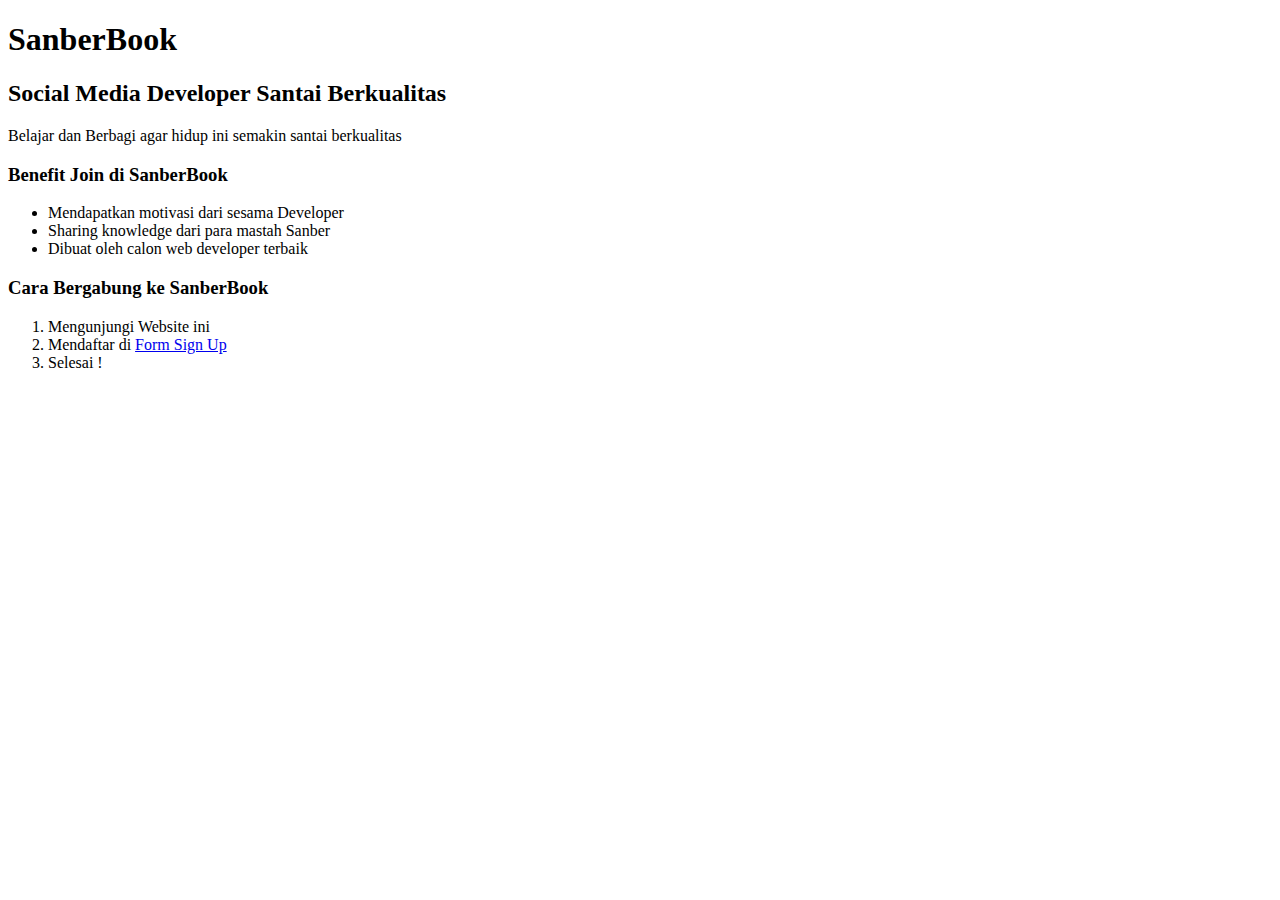
<file: Day-1 HTML/index.html>
<!DOCTYPE html>
<html lang="en">

<head>
    <meta charset="UTF-8">
    <meta http-equiv="X-UA-Compatible" content="IE=edge">
    <meta name="viewport" content="width=device-width, initial-scale=1.0">
    <title>Latihan HTML</title>
</head>

<body>
    <h1>SanberBook</h1>
    <h2>Social Media Developer Santai Berkualitas</h2>
    <p>Belajar dan Berbagi agar hidup ini semakin santai berkualitas</p>

    <h3>Benefit Join di SanberBook</h3>
    <ul>
        <li>Mendapatkan motivasi dari sesama Developer</li>
        <li>Sharing knowledge dari para mastah Sanber</li>
        <li>Dibuat oleh calon web developer terbaik</li>
    </ul>

    <h3>Cara Bergabung ke SanberBook</h3>
    <ol>
        <li>Mengunjungi Website ini</li>
        <li>Mendaftar di <a href="form.html"> Form Sign Up</a> </li>
        <li>Selesai !</li>
    </ol>
    <header></header>
</body>

</html>
</file>
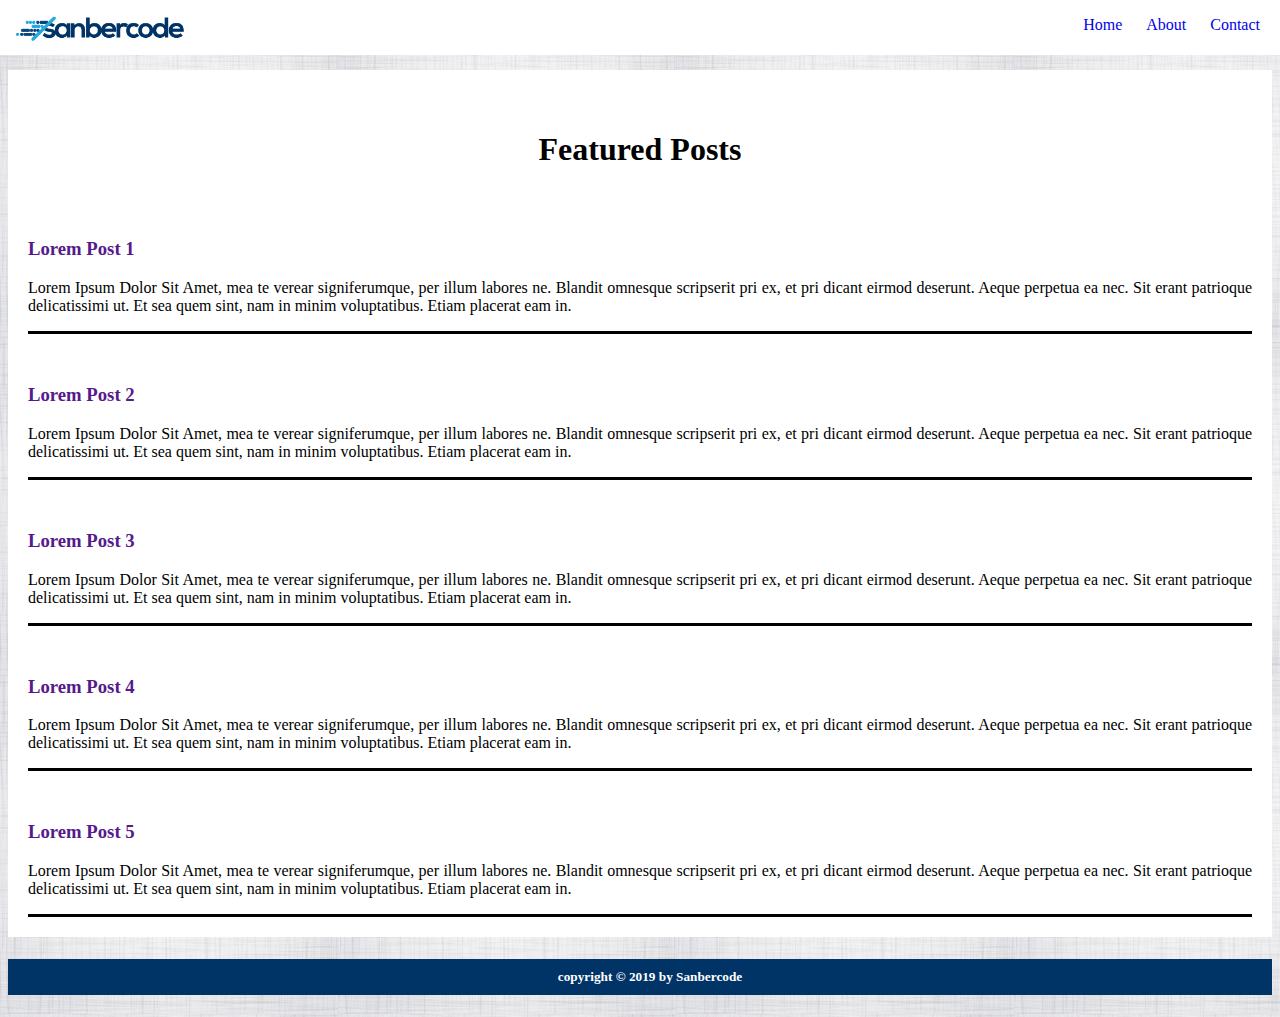
<file: Day-2 CSS/index.html>
<html>

<head>
    <link href="public/css/style.css" rel="stylesheet" type="text/css">
    <link href="https://fonts.googleapis.com/css?family=Slabo+27px" rel="stylesheet">
</head>

<body>
    <header>
        <img id="logo" src="public/img/logo.png" width="200px" />
        <nav>
            <ul>
                <a href="#">
                    <li>Home</li>
                </a>
                <a href="#">
                    <li>About</li>
                </a>
                <a href="#">
                    <li>Contact</li>
                </a>
            </ul>
        </nav>
    </header>
    <section id="content">
        <h1>Featured Posts</h1>
        <div id="article-list">
            <article>
                <a href="">
                    <h3>Lorem Post 1</h3>
                </a>
                <p>
                    Lorem Ipsum Dolor Sit Amet, mea te verear signiferumque, per illum labores ne. Blandit omnesque scripserit pri ex, et pri dicant eirmod deserunt. Aeque perpetua ea nec. Sit erant patrioque delicatissimi ut. Et sea quem sint, nam in minim voluptatibus.
                    Etiam placerat eam in.
                </p>
            </article>
            <article>
                <a href="">
                    <h3>Lorem Post 2</h3>
                </a>
                <p>
                    Lorem Ipsum Dolor Sit Amet, mea te verear signiferumque, per illum labores ne. Blandit omnesque scripserit pri ex, et pri dicant eirmod deserunt. Aeque perpetua ea nec. Sit erant patrioque delicatissimi ut. Et sea quem sint, nam in minim voluptatibus.
                    Etiam placerat eam in.
                </p>
            </article>
            <article>
                <a href="">
                    <h3>Lorem Post 3</h3>
                </a>
                <p>
                    Lorem Ipsum Dolor Sit Amet, mea te verear signiferumque, per illum labores ne. Blandit omnesque scripserit pri ex, et pri dicant eirmod deserunt. Aeque perpetua ea nec. Sit erant patrioque delicatissimi ut. Et sea quem sint, nam in minim voluptatibus.
                    Etiam placerat eam in.
                </p>
            </article>
            <article>
                <a href="">
                    <h3>Lorem Post 4</h3>
                </a>
                <p>
                    Lorem Ipsum Dolor Sit Amet, mea te verear signiferumque, per illum labores ne. Blandit omnesque scripserit pri ex, et pri dicant eirmod deserunt. Aeque perpetua ea nec. Sit erant patrioque delicatissimi ut. Et sea quem sint, nam in minim voluptatibus.
                    Etiam placerat eam in.
                </p>
            </article>
            <article>
                <a href="">
                    <h3>Lorem Post 5</h3>
                </a>
                <p>
                    Lorem Ipsum Dolor Sit Amet, mea te verear signiferumque, per illum labores ne. Blandit omnesque scripserit pri ex, et pri dicant eirmod deserunt. Aeque perpetua ea nec. Sit erant patrioque delicatissimi ut. Et sea quem sint, nam in minim voluptatibus.
                    Etiam placerat eam in.
                </p>
            </article>
        </div>
    </section>
    <footer>
        <h5>copyright &copy; 2019 by Sanbercode</h5>
    </footer>
</body>

</html>
</file>
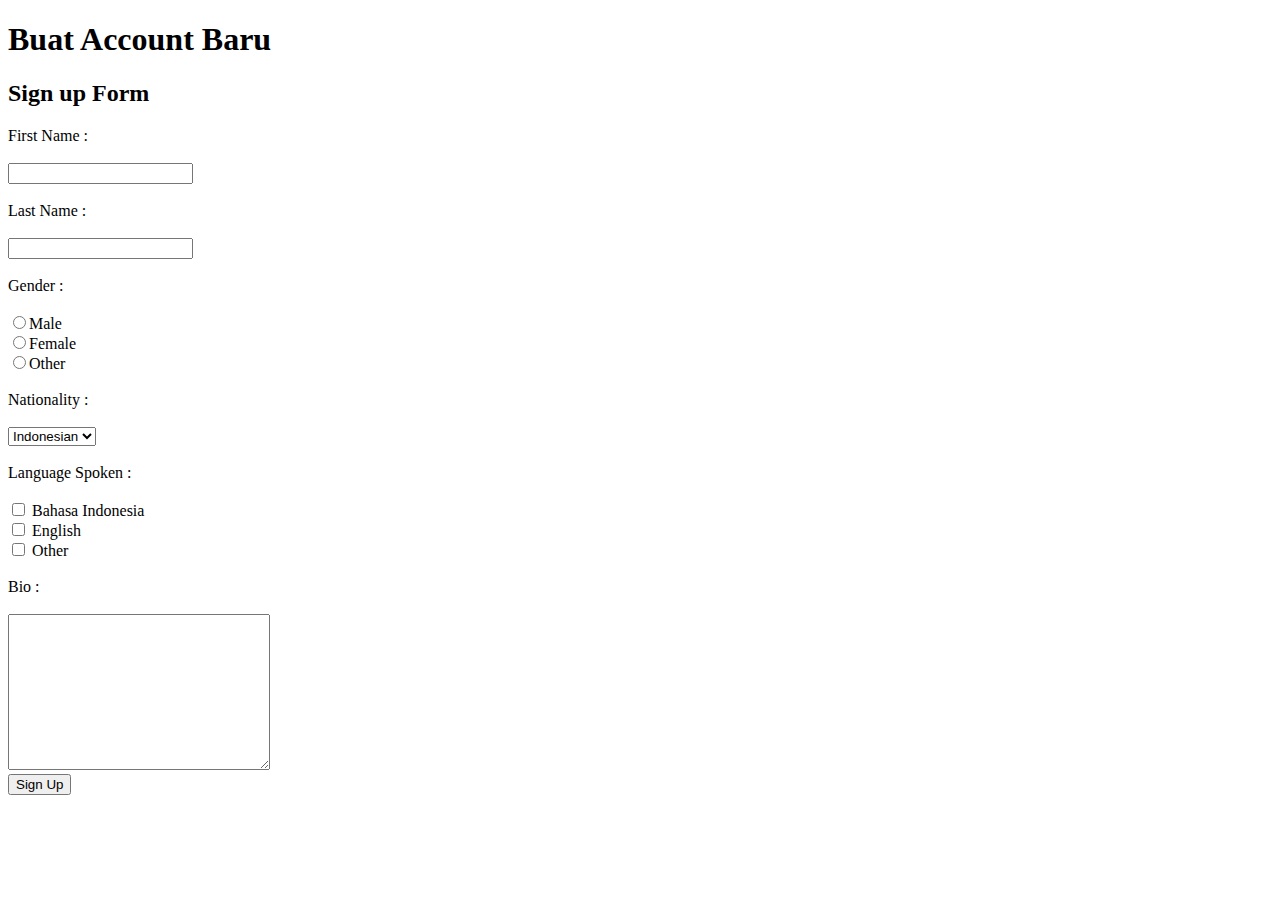
<file: Day-1 HTML/form.html>
<!DOCTYPE html>
<html lang="en">

<head>
    <meta charset="UTF-8">
    <meta http-equiv="X-UA-Compatible" content="IE=edge">
    <meta name="viewport" content="width=device-width, initial-scale=1.0">
    <title>Halaman Form</title>
</head>

<body>
    <h1>Buat Account Baru</h1>
    <h2>Sign up Form</h2>
    <form action="home.html" method="POST">
        <label for="">First Name :</label><br><br>
        <input type="text" name="nama"><br><br>
        <label for="">Last Name :</label><br><br>
        <input type="text"><br><br>
        <label for="">Gender :</label><br><br>
        <input type="radio" name="gender">Male<br>
        <input type="radio" name="gender">Female<br>
        <input type="radio" name="gender">Other<br><br>
        <label for="">Nationality :</label><br><br>
        <select name="negara" id="">
            <option value="indonesia">Indonesian</option>
            <option value="malaysia">Malaysian</option>
            <option value="unitedstates">Australian</option>
        </select><br><br>
        <label for="">Language Spoken :</label><br><br>
        <input type="checkbox" name="" id=""> Bahasa Indonesia <br>
        <input type="checkbox" name="" id=""> English <br>
        <input type="checkbox" name="" id=""> Other <br><br>
        <label for="">Bio :</label><br><br>
        <textarea name="" id="" cols="30" rows="10"></textarea><br>
        <input type="submit" value="Sign Up">
    </form>
</body>

</html>
</file>
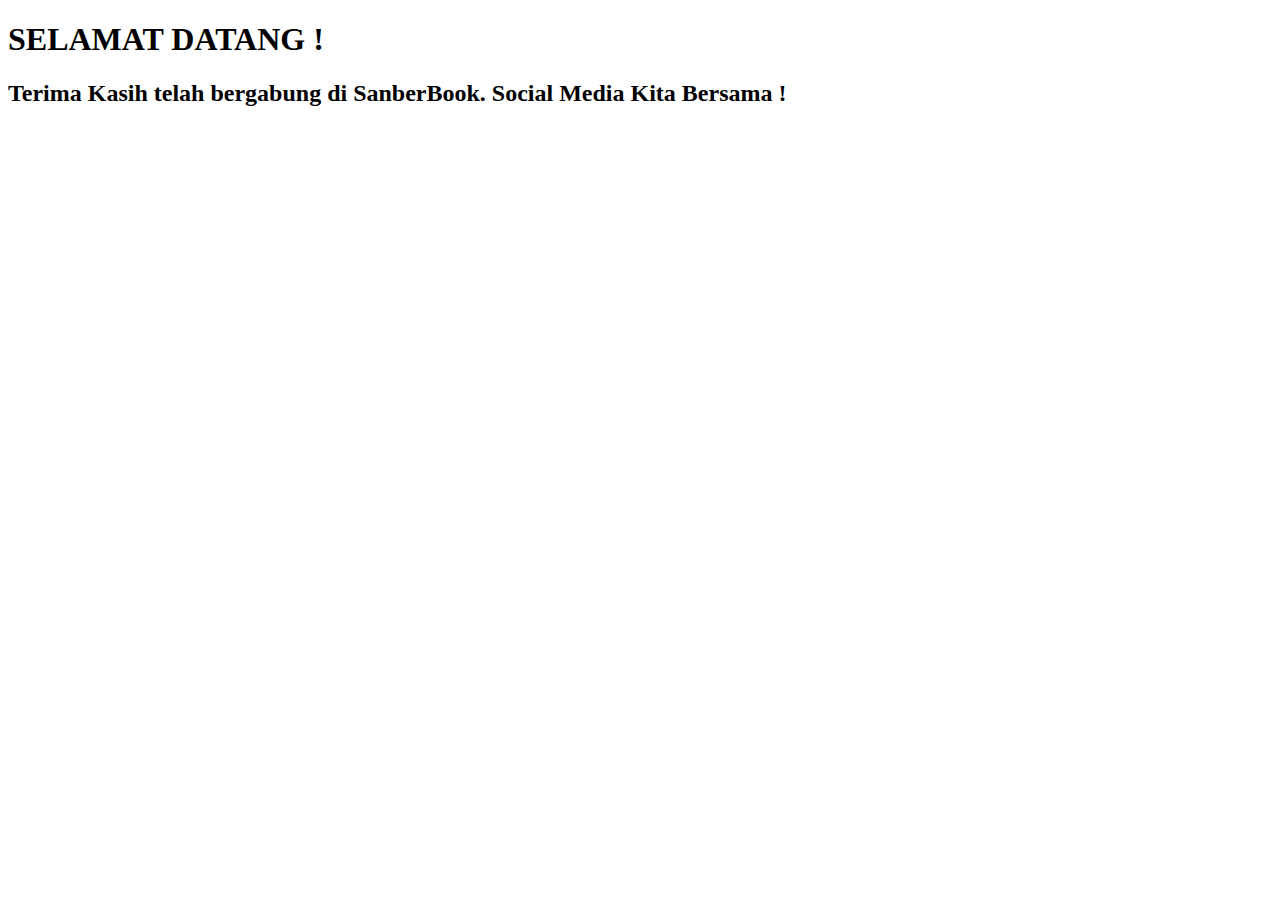
<file: Day-1 HTML/home.html>
<!DOCTYPE html>
<html lang="en">

<head>
    <meta charset="UTF-8">
    <meta http-equiv="X-UA-Compatible" content="IE=edge">
    <meta name="viewport" content="width=device-width, initial-scale=1.0">
    <title>Home</title>
</head>

<body>
    <h1>SELAMAT DATANG !</h1>
    <h2>Terima Kasih telah bergabung di SanberBook. Social Media Kita Bersama !</h2>
</body>

</html>
</file>
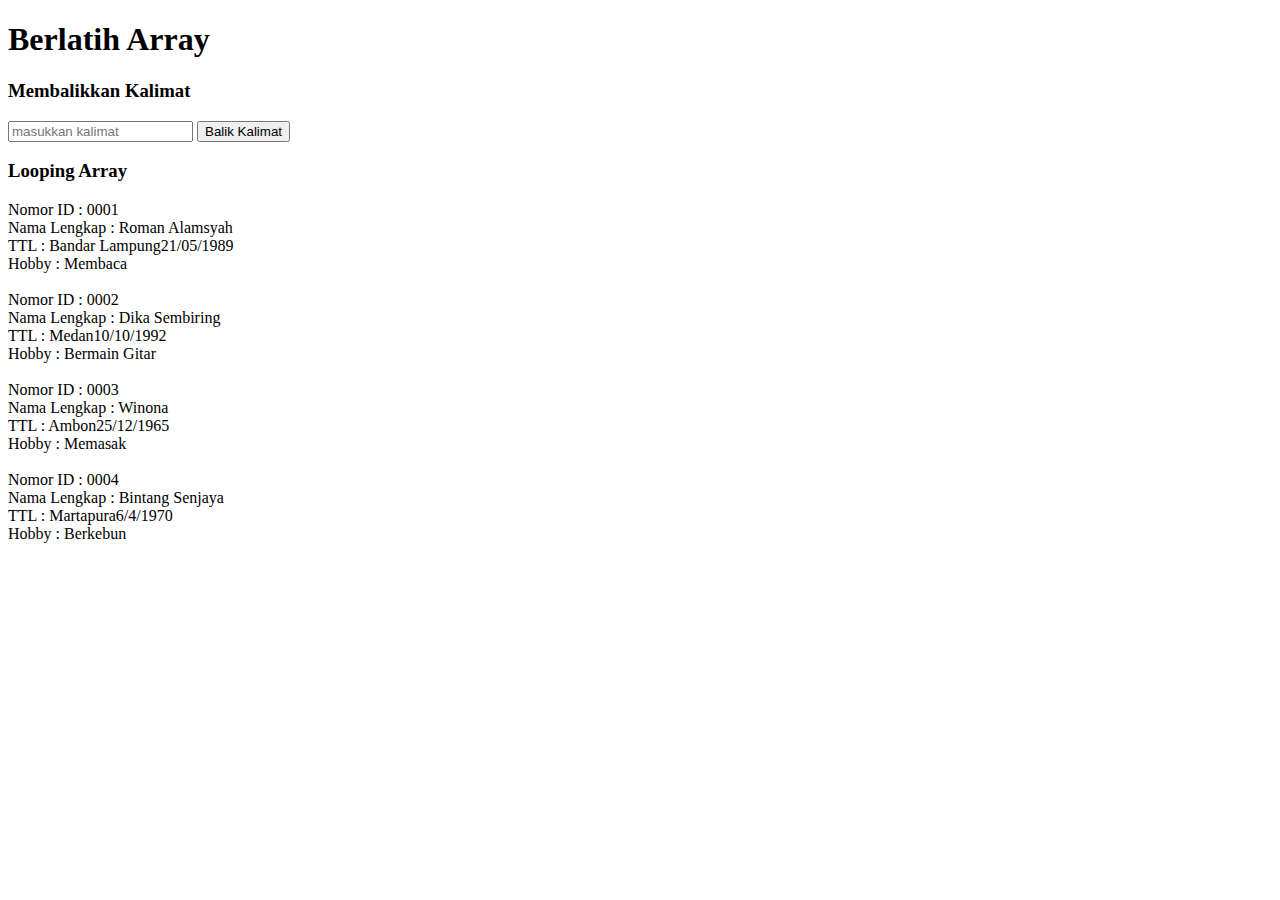
<file: Day-4 JavaScript/array.html>
<!DOCTYPE html>
<html lang="en">

<head>
    <meta charset="UTF-8">
    <meta name="viewport" content="width=device-width, initial-scale=1.0">
    <meta http-equiv="X-UA-Compatible" content="ie=edge">
    <title>Array</title>
</head>

<body>

    <h1>Berlatih Array</h1>

    <h3>Membalikkan Kalimat</h3>
    <form action="#" id="balikString">
        <input type="text" id="word" placeholder="masukkan kalimat">
        <input type="submit" value="Balik Kalimat">
    </form>
    <div id="jawaban1" style="margin-top: 10px"></div>

    <h3>Looping Array</h3>
    <div id="jawaban2"></div>


    <script>
        /* 
                    SOAL NO. 1 Balik Kalimat 
                    Tipe data String dapat dilihat sebagai tipe data array. Kita dapat mengakses karakter-karakter pada sebuah string seperti mengakses elemen pada array.
                    Buatlah sebuah fungsi dengan nama balikString(). Fungsi ini akan menerima argumen sebuah string dan mengembalikan kebalikannya.
                    
                    Catatan: TIDAK Boleh menggunakan reverse, wajib dengan looping!

                    Contoh: 
                    balikString("abduh coding") 
                    akan memberikan output: "gnidoc hudba"

                    Hint: Gunakan properti length dari string untuk mencari tahu panjang string
                */ // Code Kamu di sini
        var output = ""

        function balikString(kata) {
            for (var i = kata.length - 1; i >= 0; i--) {
                output += kata[i]
            }
            return output
        }

        // Driver Code, jangan diganggu!
        var formBalikString = document.getElementById("balikString")
        formBalikString.addEventListener("submit", function(e) {
            e.preventDefault()
            var word = document.getElementById("word").value
            var reverseWord = balikString(word)

            document.getElementById("jawaban1").innerHTML = reverseWord
        })



        /* 
            SOAL NO. 2 LOOPING PADA ARRAY
            Buatlah sebuah fungsi dengan nama dataHandling() dengan sebuah parameter untuk menerima argumen. Argumen yang akan diterima adalah sebuah 
            array yang berisi beberapa array sejumlah n. Contoh input dapat dilihat dibawah:

            var input = [
                ["0001", "Roman Alamsyah", "Bandar Lampung", "21/05/1989", "Membaca"],
                ["0002", "Dika Sembiring", "Medan", "10/10/1992", "Bermain Gitar"],
                ["0003", "Winona", "Ambon", "25/12/1965", "Memasak"],
                ["0004", "Bintang Senjaya", "Martapura", "6/4/1970", "Berkebun"]
            ]

            Tugas kamu adalah mengimplementasikan fungsi dataHandling agar dapat menampilkan data-data pada dari argumen seperti di bawah ini:

            Nomor ID:  0001
            Nama Lengkap:  Roman Alamsyah
            TTL:  Bandar Lampung 21/05/1989
            Hobi:  Membaca

            Nomor ID:  0002
            Nama Lengkap:  Dika Sembiring
            TTL:  Medan 10/10/1992
            Hobi:  Bermain Gitar

            Nomor ID:  0003
            Nama Lengkap:  Winona
            TTL:  Ambon 25/12/1965
            Hobi:  Memasak

            Nomor ID:  0004
            Nama Lengkap:  Bintang Senjaya
            TTL:  Martapura 6/4/1970
            Hobi:  Berkebun

        */

        var input = [
            ["0001", "Roman Alamsyah", "Bandar Lampung", "21/05/1989", "Membaca"],
            ["0002", "Dika Sembiring", "Medan", "10/10/1992", "Bermain Gitar"],
            ["0003", "Winona", "Ambon", "25/12/1965", "Memasak"],
            ["0004", "Bintang Senjaya", "Martapura", "6/4/1970", "Berkebun"]
        ]

        // Code kamu di sini, lakukan looping terhadap input di atas
        function dataHandling(array) {
            var text = ""
            for (var b = 0; b < array.length; b++) {
                text += "Nomor ID : " + array[b][0] + "<br>Nama Lengkap : " + array[b][1] + "<br>TTL : " + array[b][2] + array[b][3] + "<br>Hobby : " + array[b][4] + "<br><br>"
            }
            return text
        }

        var jawaban2 = dataHandling(input)

        document.getElementById("jawaban2").innerHTML = jawaban2
    </script>

</body>

</html>
</file>
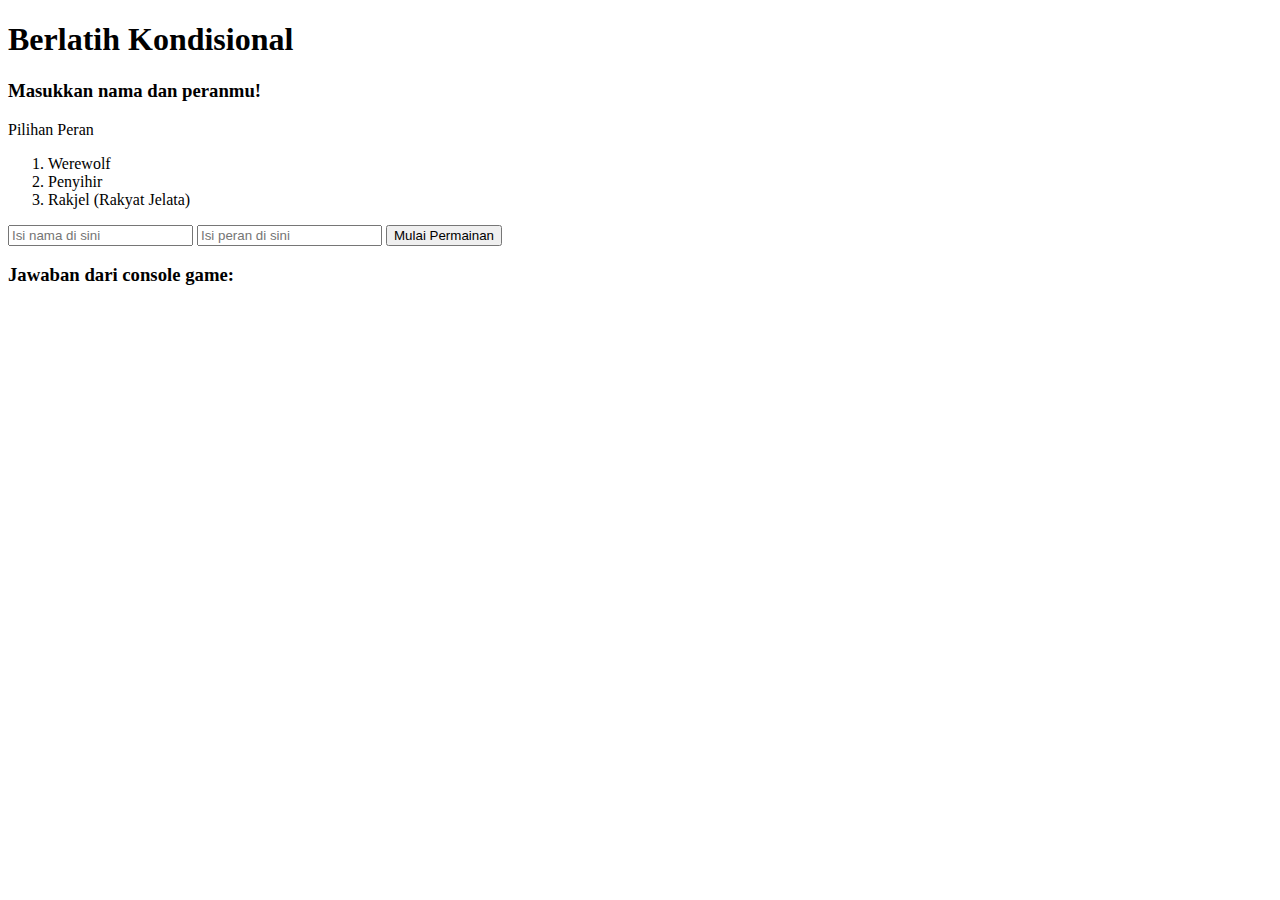
<file: Day-4 JavaScript/condition.html>
<!DOCTYPE html>
<html lang="en">

<head>
    <meta charset="UTF-8">
    <meta name="viewport" content="width=device-width, initial-scale=1.0">
    <meta http-equiv="X-UA-Compatible" content="ie=edge">
    <title>Conditional HTML</title>
</head>

<body>
    <h1>Berlatih Kondisional</h1>

    <h3>Masukkan nama dan peranmu!</h3>
    <p>Pilihan Peran</p>
    <ol>
        <li>Werewolf</li>
        <li>Penyihir</li>
        <li>Rakjel (Rakyat Jelata)</li>
    </ol>
    <form action="#" id="formConditional">
        <input type="text" id="name" placeholder="Isi nama di sini">
        <input type="text" id="role" placeholder="Isi peran di sini">
        <input type="submit" value="Mulai Permainan">
    </form>

    <h3>Jawaban dari console game: </h3>
    <div id="jawaban">

    </div>
</body>

<script>
    var form = document.getElementById("formConditional")
    var jawaban = document.getElementById("jawaban")

    form.addEventListener("submit", function(e) {
        e.preventDefault()

        /* 
            ATURAN PERMAINAN 
            // Output untuk Input nama = '' dan peran = ''
            // => "Nama harus diisi!"
    
            //Output untuk Input nama = 'Mikael' dan peran = ''
            // => "Halo Mikael, Pilih peranmu untuk memulai game!"
    
            //Output untuk Input nama = 'Nina' dan peran 'Penyihir'
            // => "Selamat datang di Dunia Werewolf, Nina"
            // => "Halo Penyihir Nina, kamu dapat melihat siapa yang menjadi Werewolf!"
    
            //Output untuk Input nama = 'Danu' dan peran 'Werewolf'
            // => "Selamat datang di Dunia Werewolf, Danu"
            // "Halo Werewolf Danu, kamu dapat memilih siapa yang akan kamu makan malam ini!"
    
            //Output untuk Input nama = 'Zero' dan peran 'Rakjel'
            // => "Selamat datang di Dunia Werewolf, Zero"
            // => "Halo Rakjel Zero, Kamu menjadi rakyat jelata "
    
            PETUNJUK MENGERJAKAN
            1. Buat Kondisional agar output dari konsol sesuai yang diharapkan
            2. masukkan lah jawaban dari kondisi yang diberikan oleh User ke dalam variabel jawabanKonsol
        */

        // Tuliskan Code kamu di sini
        var name = document.getElementById("name").value
        var role = document.getElementById("role").value
            // buatlah kondisional berdasarkan dua variabel di atas yaitu name dan role, ketentuannya dapat dibaca di atas
        output = ""
        if (name != '') {
            if (role != '') {
                if (role == "Werewolf" || role == "werewolf") {
                    output += "Selamat datang di Dunia Werewolf, " + name + "<br> Halo " + role + " " + name + ", kamu dapat memilih siapa yang akan kamu makan malam ini"
                } else if (role == "Penyihir" || role == "penyihir") {
                    output += "Selamat datang di Dunia Werewolf, " + name + "<br> Halo " + role + " " + name + ", kamu dapat melihat siapa werewolf"
                } else if (role == "Rakjel" || role == "rakjel") {
                    output += "Selamat datang di Dunia Werewolf, " + name + "<br> Halo " + role + " " + name + ", kamu menjadi rakyat jelata"
                }
            } else {
                output += "Halo " + name + ", Role yang kamu masukkan tidak tepat !"
            }
        } else {
            output += "Silahkan isi nama !"
        }


        var jawabanKonsol = output

        jawaban.innerHTML = jawabanKonsol
    })
</script>

</html>
</file>
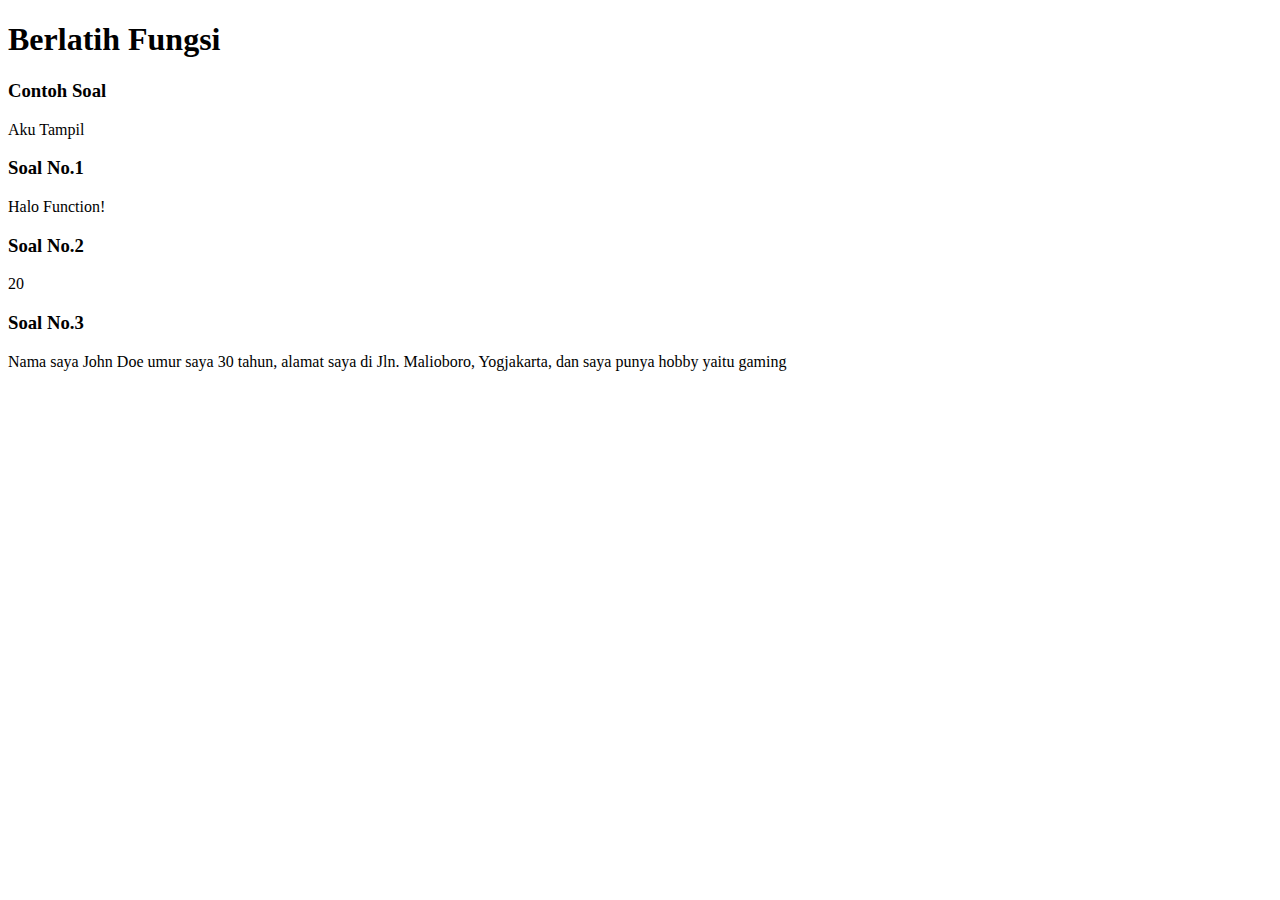
<file: Day-4 JavaScript/function.html>
<!DOCTYPE html>
<html lang="en">

<head>
    <meta charset="UTF-8">
    <meta name="viewport" content="width=device-width, initial-scale=1.0">
    <meta http-equiv="X-UA-Compatible" content="ie=edge">
    <title>Function</title>
</head>

<body>
    <h1>Berlatih Fungsi</h1>

    <h3>Contoh Soal</h3>
    <div id="contohJawaban">

    </div>

    <h3>Soal No.1</h3>
    <div id="jawaban1">

    </div>

    <h3>Soal No.2</h3>
    <div id="jawaban2">

    </div>

    <h3>Soal No.3</h3>
    <div id="jawaban3">

    </div>

    <script>
        // CONTOH
        // Kamu diminta untuk membuat fungsi bernama tampilkan() untuk menampilkan "Aku Tampil" pada halaman html. 

        // Jawaban CONTOH
        function tampilkan() {
            document.getElementById("contohJawaban").innerHTML = "Aku Tampil"
        }

        //Jalankan function 
        tampilkan()

        // Soal No. 1 Fungsi Teriak
        /* 
            Buatlah sebuah fungsi bernama teriak(), yang mengembalikan nilai berupa "Halo Function!", yang kemudian akan ditampilkan di halaman html.
            Tampilkan dengan cara document.getElementById("jawaban1").innerHTML seperti di CONTOH.
        */



        function teriak() {
            document.getElementById("jawaban1").innerHTML = "Halo Function!"
        }

        // Jalankan function teriak
        teriak()

        // Soal No. 2 Fungsi Kalikan
        /* 
            Buatlah sebuah fungsi bernama kalikan(), yang mengembalikan nilai berupa hasil kali dari dua parameter yang dikirim.
            CONTOH OUTPUT: 
            kalikan(5, 4) akan memberikan output 20
            Tampilkan jawaban dengan cara document.getElementById("jawaban2").innerHTML seperti di CONTOH
        */


        function kalikan(num1, num2) {
            return num1 * num2;
        }
        document.getElementById("jawaban2").innerHTML = kalikan(5, 4);


        // Jalankan function kalikan
        kalikan(5, 4)

        // Soal No. 3 Fungsi buatKalimat
        /* 
            Buatlah sebuah fungsi bernama buatKalimat(), yang akan memproses seluruh parameter yang diinput menjadi satu kalimat berikut: 
            "Nama saya [Name], umur saya [Age] tahun, alamat saya di [Address], dan saya punya hobby yaitu [hobby]!"

            CONTOH: 
            var name = "Agus";
            var age = 30;
            var address = "Jln. Malioboro, Yogjakarta";
            var hobby = "gaming";

            var kalimatBaru = buatKalimat(name,age,address,hobby);
            Akan menampilkan : 
            "Nama saya Agus, umur saya 30 tahun, alamat saya di Jln. Malioboro, Yogjakarta, dan saya punya hobby yaitu gaming!"
            Tampilkan dengan cara document.getElementById("jawaban3").innerHTML seperti di CONTOH
        */

        function buatKalimat(nama, umur, alamat, hobi) {
            var kalimatBaru = "Nama saya " + nama + " umur saya " + umur + " tahun, alamat saya di " + alamat + ", dan saya punya hobby yaitu " + hobi;
            document.getElementById("jawaban3").innerHTML = kalimatBaru
        }


        // Jalankan function buatKalimat
        var name = "John Doe";
        var age = 30;
        var address = "Jln. Malioboro, Yogjakarta";
        var hobby = "gaming";
        buatKalimat(name, age, address, hobby);
    </script>
</body>


</html>
</file>
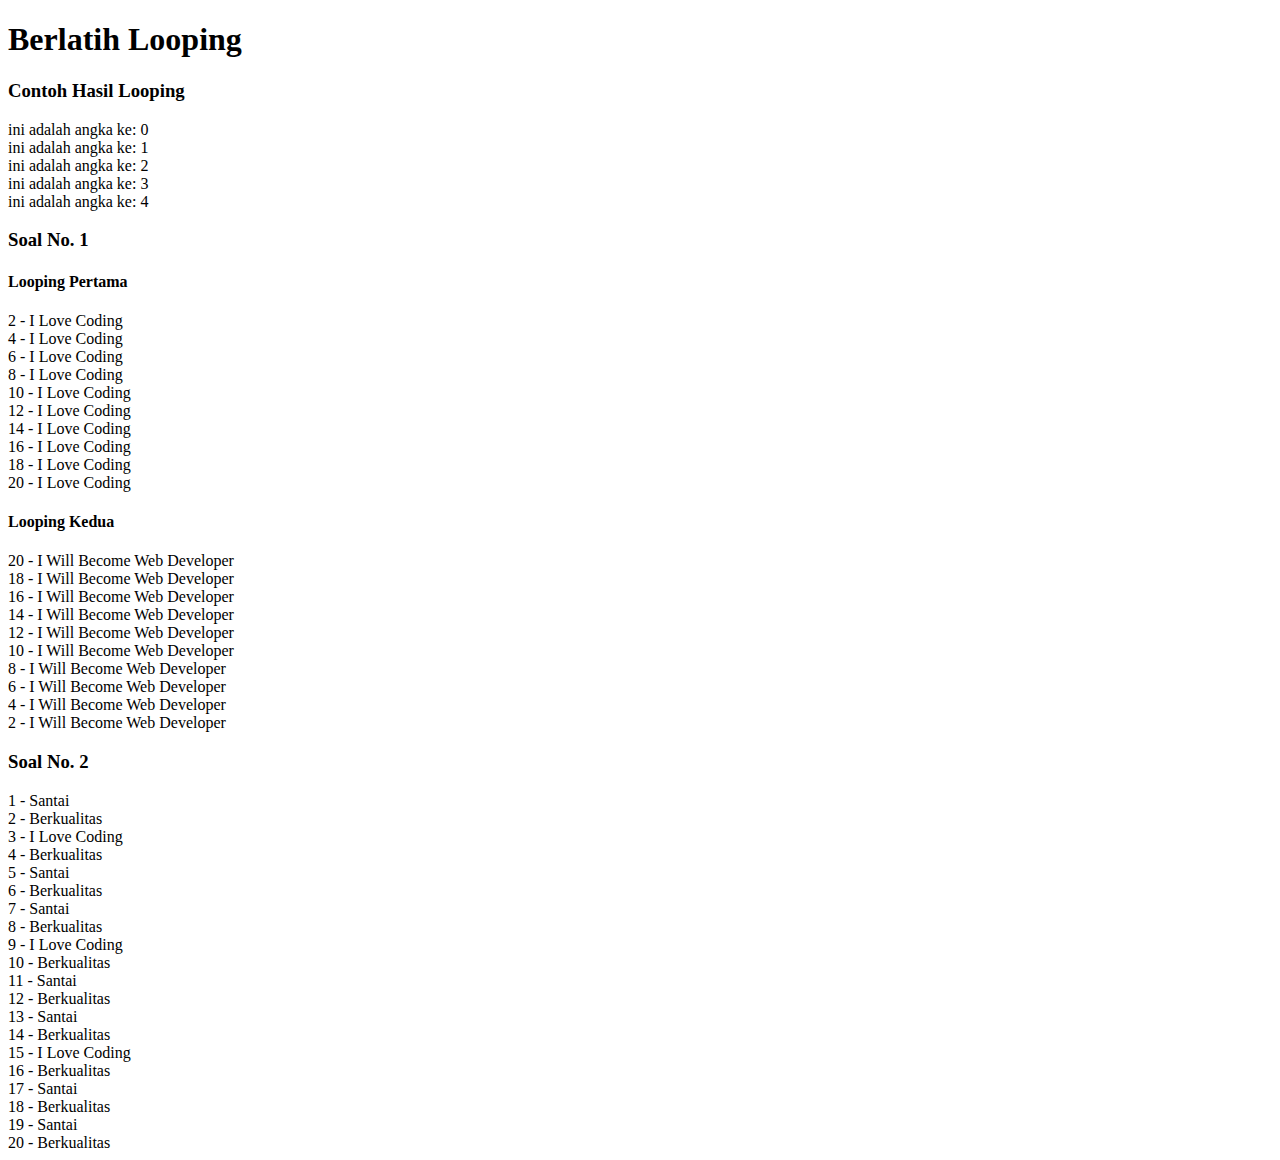
<file: Day-4 JavaScript/looping.html>
<!DOCTYPE html>
<html lang="en">

<head>
    <meta charset="UTF-8">
    <meta name="viewport" content="width=device-width, initial-scale=1.0">
    <meta http-equiv="X-UA-Compatible" content="ie=edge">
    <title>Looping</title>

</head>

<body>
    <h1>Berlatih Looping</h1>
    <h3>Contoh Hasil Looping</h3>
    <div id="example">

    </div>
    <h3>Soal No. 1</h3>
    <div id="jawaban1">

    </div>
    <h3>Soal No. 2</h3>
    <div id="jawaban2"></div>


    <script>
        // Contoh untuk melakukan looping dengan for
        var jawabanContoh = ""
        for (var i = 0; i < 5; i++) {
            jawabanContoh += "ini adalah angka ke: " + [i] + "<br>"

        }

        // Driver Code
        document.getElementById("example").innerHTML = jawabanContoh


        // Soal No. 1 Looping menggunakan While
        /* 
            Pada tugas ini kamu diminta untuk melakukan looping dalam JavaScript dengan menggunakan syntax while. Untuk membuat tantangan ini lebih menarik, 
            kamu juga diminta untuk membuat suatu looping yang menghitung maju dan menghitung mundur. Jangan lupa tampilkan di console juga judul 
            'LOOPING PERTAMA' dan 'LOOPING KEDUA'." 
    
            OUTPUT :
    
            LOOPING PERTAMA
            2 - I love coding
            4 - I love coding
            6 - I love coding
            8 - I love coding
            10 - I love coding
            12 - I love coding
            14 - I love coding
            16 - I love coding
            18 - I love coding
            20 - I love coding
            LOOPING KEDUA
            20 - I will become web developer
            18 - I will become web developer
            16 - I will become web developer
            14 - I will become web developer
            12 - I will become web developer
            10 - I will become web developer
            8 - I will become web developer
            6 - I will become web developer
            4 - I will become web developer
            2 - I will become web developer
        */
        var jawaban1 = ""
        var j = 2
        var k = 20
        var loop1 = ""
        var loop2 = ""

        while (j <= 20) {
            loop1 += j + " - I Love Coding <br>"
            j += 2;
        }
        while (k >= 1) {
            loop2 += k + " - I Will Become Web Developer <br>"
            k -= 2;
        }
        var jawaban1 = "<h4>Looping Pertama</h4>" + loop1 + "<h4>Looping Kedua</h4>" + loop2
            // Driver Code, Jangan diganggu !
        document.getElementById("jawaban1").innerHTML = jawaban1

        // Soal No. 2
        /* 
            Pada tugas ini kamu diminta untuk melakukan looping dalam JavaScript dengan menggunakan syntax for. Untuk membuat tantangan ini lebih menarik, 
            kamu juga diminta untuk memenuhi syarat tertentu yaitu: 
    
            SYARAT: 
            A. Jika angka ganjil maka tampilkan Santai
            B. Jika angka genap maka tampilkan Berkualitas
            C. Jika angka yang sedang ditampilkan adalah kelipatan 3 DAN angka ganjil maka tampilkan I Love Coding. 
    
            OUTPUT 
            1 - Santai
            2 - Berkualitas
            3 - I Love Coding 
            4 - Berkualitas
            5 - Santai
            6 - Berkualitas
            7 - Santai
            8 - Berkualitas
            9 - I Love Coding
            10 - Berkualitas
            11 - Santai
            12 - Berkualitas
            13 - Santai
            14 - Berkualitas
            15 - I Love Coding
            16 - Berkualitas
            17 - Santai
            18 - Berkualitas
            19 - Santai
            20 - Berkualitas
        */

        var jawaban2 = ""
        var output = " "
        for (var a = 1; a <= 20; a++) {
            if (a % 2 == 0) {
                output += a + " - Berkualitas <br>"
            } else if (a % 3 == 0) {
                output += a + " - I Love Coding <br>"
            } else {
                output += a + " - Santai <br>"
            }
        }
        var jawaban2 = output
        document.getElementById("jawaban2").innerHTML = jawaban2
    </script>
</body>

</html>
</file>
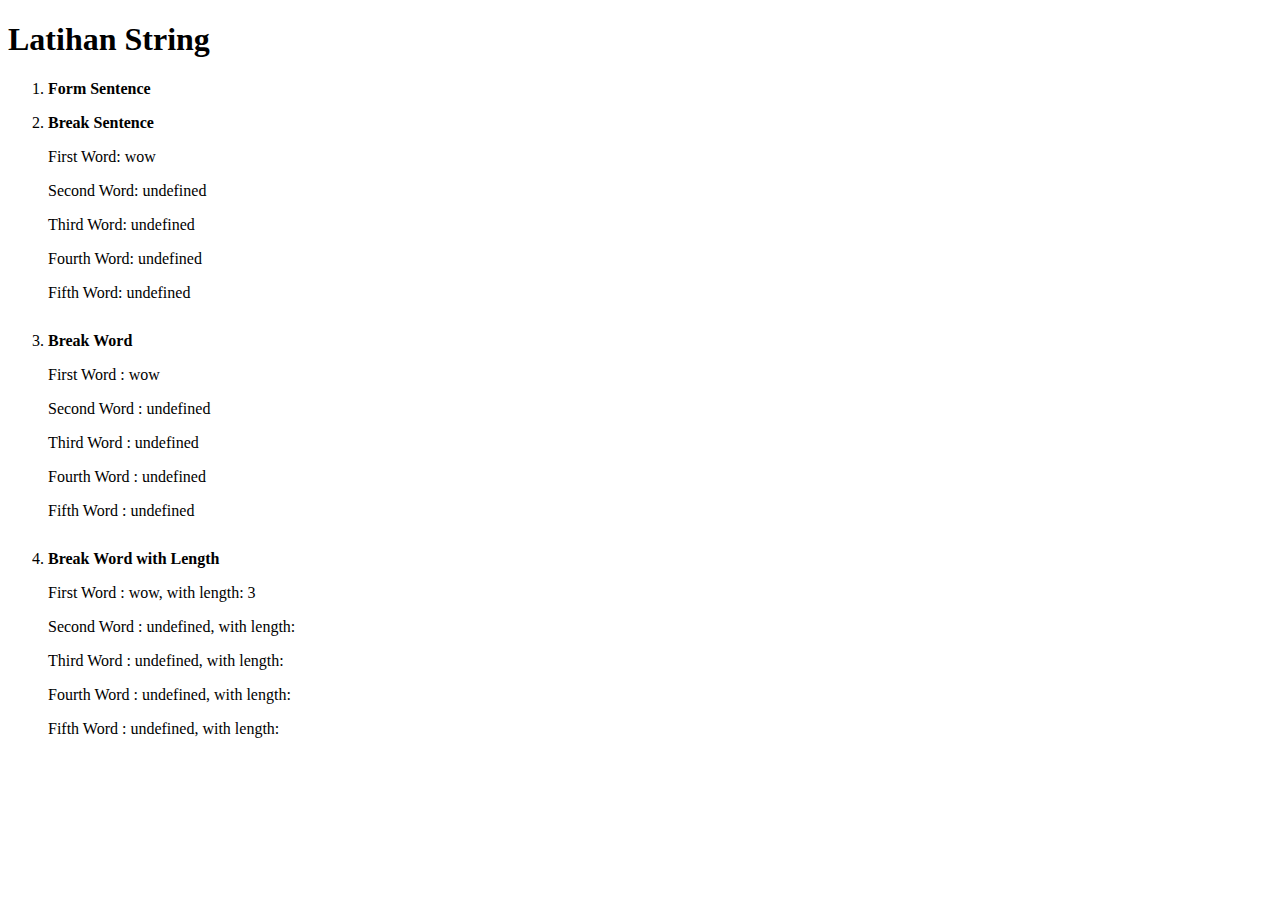
<file: Day-4 JavaScript/string.html>
<!DOCTYPE html>

<html lang="en">

<head>
    <meta charset="UTF-8">
    <meta name="viewport" content="width=device-width, initial-scale=1.0">
    <meta http-equiv="X-UA-Compatible" content="ie=edge">
    <title>String Exercises</title>
    <style>
        li {
            margin-bottom: 30px;
        }
        
        label {
            font-weight: bold;
        }
    </style>
</head>

<body>
    <h1>Latihan String</h1>
    <ol>

        <li style="margin-bottom: 10px;">
            <label for="formSentence"> Form Sentence</label>
            <p id="formSentence"></p>
        </li>
        <li>
            <label for="breakSentence">Break Sentence</label>
            <p id="firstWord"></p>
            <p id="secondWord"></p>
            <p id="thirdWord"></p>
            <p id="fourthWord"></p>
            <p id="fifthWord"></p>
        </li>
        <li id="breakWord">
            <label for="breakWord">Break Word</label>
            <p id="firstWord3"></p>
            <p id="secondWord3"></p>
            <p id="thirdWord3"></p>
            <p id="fourthWord3"></p>
            <p id="fifthWord3"></p>
        </li>
        <li id="breakWordWithLength">
            <label for="breakWordWithLength">Break Word with Length</label>
            <p id="firstWord4"></p>
            <p id="secondWord4"></p>
            <p id="thirdWord4"></p>
            <p id="fourthWord4"></p>
            <p id="fifthWord4"></p>
        </li>
    </ol>

    <script>
        // Soal No. 1 Menggabungkan string
        var word = 'JavaScript';
        var second = 'is';
        var third = 'awesome';
        var fourth = 'and';
        var fifth = 'I';
        var sixth = 'love';
        var seventh = 'it!';

        // Buatlah agar kata-kata di atas menjadi kalimat dalam variabel string dengan nama sentence
        var sentence = '' //Edit variabel ini sehingga outputnya "Javascript is awesome and I love it!"

        // dari sini code jangan diganggu
        document.getElementById("formSentence").innerHTML = sentence
            // sampai sini code jangan diganggu

        // Soal No. 2 Memecah string dengan mengakses karakter berdasarkan indexnya
        var kalimat = 'wow JavaScript is so cool';
        var contohKataPertama = kalimat[0] + kalimat[1] + kalimat[2]; // ini contohnya
        var kataKedua // = Tambahkan sendiri di sini!
        var kataKetiga // = Tambahkan sendiri di sini!
        var kataKeempat // = Tambahkan sendiri di sini!
        var kataKelima // = Tambahkan sendiri di sini!

        // -- Dari sini code jangan diganggu!
        document.getElementById("firstWord").innerHTML = "First Word: " + contohKataPertama
        document.getElementById("secondWord").innerHTML = "Second Word: " + kataKedua
        document.getElementById("thirdWord").innerHTML = "Third Word: " + kataKetiga
        document.getElementById("fourthWord").innerHTML = "Fourth Word: " + kataKeempat
        document.getElementById("fifthWord").innerHTML = "Fifth Word: " + kataKelima
            // -- sampai sini code jangan diganggu

        // Soal No. 3  Mengambil sebagian dari string dengan metode substring
        var kalimat3 = 'wow JavaScript is so cool';
        var contohKataPertama3 = kalimat3.substring(0, 3);
        var kataKedua3 // = Tambahkan sendiri di sini!
        var kataKetiga3 // = Tambahkan sendiri di sini!
        var kataKeempat3 // = Tambahkan sendiri di sini!
        var kataKelima3 // = Tambahkan sendiri di sini!

        // -- Dari sini jangan diganggu!
        document.getElementById("firstWord3").innerHTML = "First Word : " + contohKataPertama3
        document.getElementById("secondWord3").innerHTML = "Second Word : " + kataKedua3
        document.getElementById("thirdWord3").innerHTML = "Third Word : " + kataKetiga3
        document.getElementById("fourthWord3").innerHTML = "Fourth Word : " + kataKeempat3
        document.getElementById("fifthWord3").innerHTML = "Fifth Word : " + kataKelima3
            // -- sampai sini jangan diganggu

        // Soal No. 4
        var kalimat4 = 'wow JavaScript is so cool';
        var contohKataPertama4 = kalimat4.substring(0, 3);
        var kataKedua4 // = Tambahkan sendiri di sini!
        var kataKetiga4 // = Tambahkan sendiri di sini!
        var kataKeempat4 // = Tambahkan sendiri di sini!
        var kataKelima4 // = Tambahkan sendiri di sini!

        var panjangKataPertama4 = contohKataPertama4.length; // output nya panjang string "wow" adalah 3
        // Buat variabel baru di sini untuk mendapatkan panjang dari kata selanjutnya : panjangKataKedua4, panjangKataKetiga4, 
        // panjangKataKeempat4, panjangKataKelima4

        document.getElementById("firstWord4").innerHTML = "First Word : " + contohKataPertama4 + ', with length: ' + panjangKataPertama4;
        document.getElementById("secondWord4").innerHTML = "Second Word : " + kataKedua4 + ', with length: ' // lengkapi sesuai dengan variabel yang kamu buat
        document.getElementById("thirdWord4").innerHTML = "Third Word : " + kataKetiga4 + ', with length: ' // lengkapi sesuai dengan variabel yang kamu buat
        document.getElementById("fourthWord4").innerHTML = "Fourth Word : " + kataKeempat4 + ', with length: ' // lengkapi sesuai dengan variabel yang kamu buat
        document.getElementById("fifthWord4").innerHTML = "Fifth Word : " + kataKelima4 + ', with length: ' // lengkapi sesuai dengan variabel yang kamu buat
    </script>
</body>

</html>
</file>
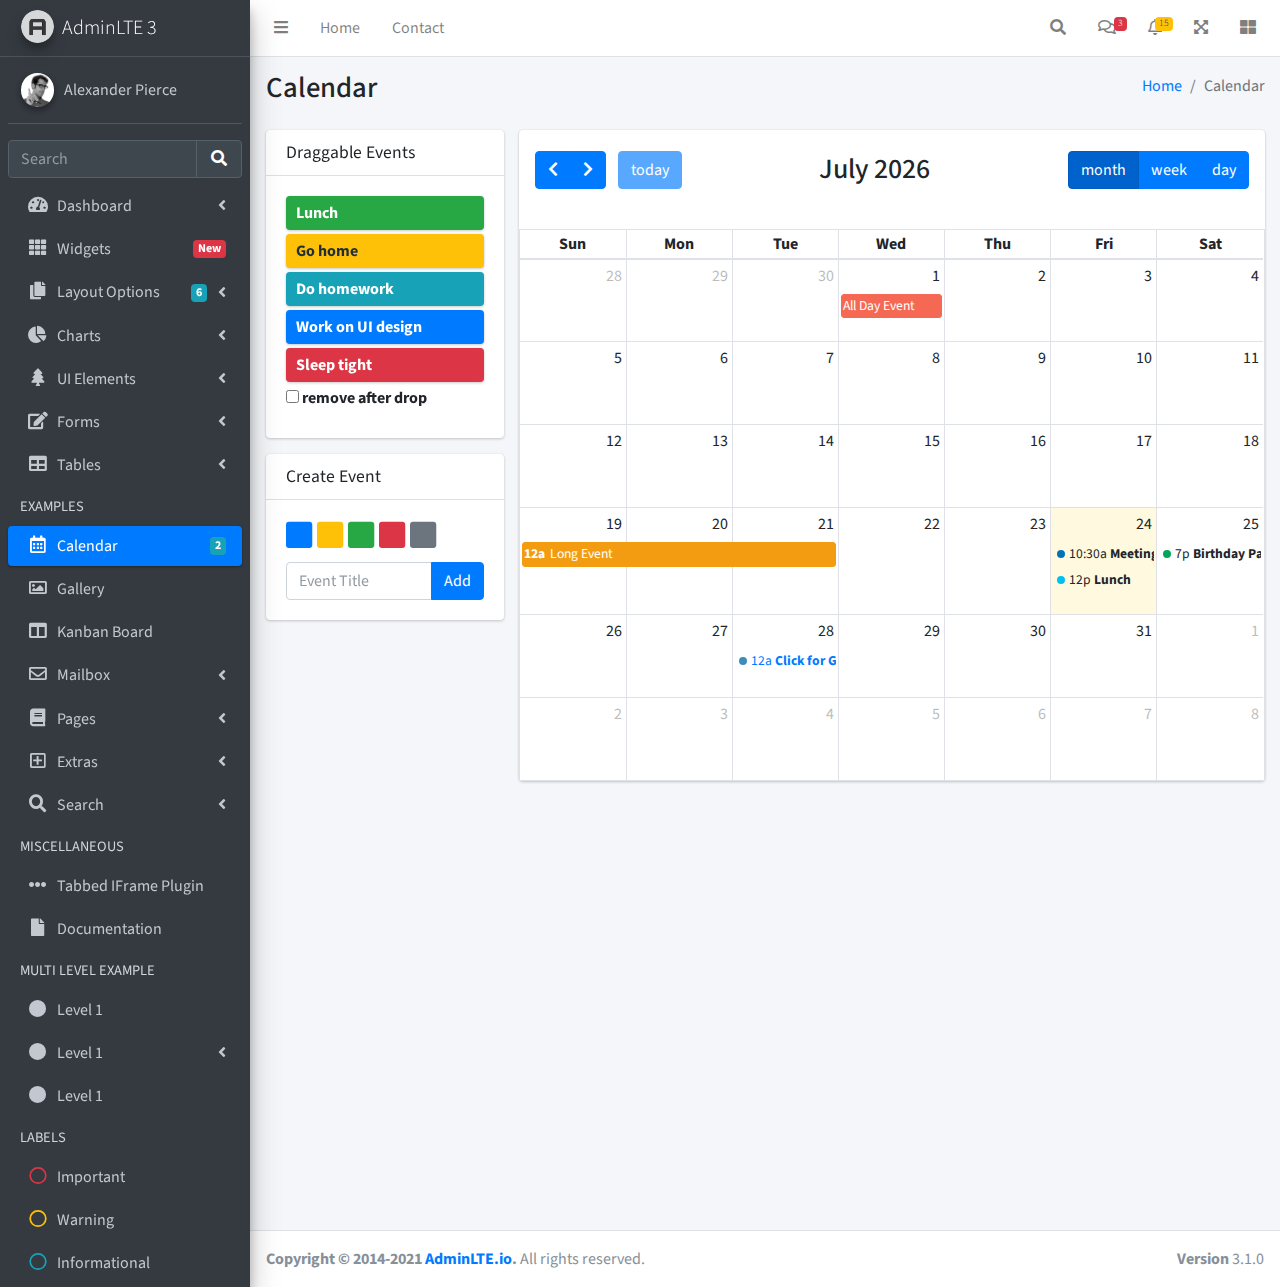
<file: Day-12 Intro Laravel/blog/public/adminlte/pages/calendar.html>
<!DOCTYPE html>
<html lang="en">
<head>
  <meta charset="utf-8">
  <meta name="viewport" content="width=device-width, initial-scale=1">
  <title>AdminLTE 3 | Calendar</title>

  <!-- Google Font: Source Sans Pro -->
  <link rel="stylesheet" href="https://fonts.googleapis.com/css?family=Source+Sans+Pro:300,400,400i,700&display=fallback">
  <!-- Font Awesome -->
  <link rel="stylesheet" href="../plugins/fontawesome-free/css/all.min.css">
  <!-- fullCalendar -->
  <link rel="stylesheet" href="../plugins/fullcalendar/main.css">
  <!-- Theme style -->
  <link rel="stylesheet" href="../dist/css/adminlte.min.css">
</head>
<body class="hold-transition sidebar-mini">
<div class="wrapper">
  <!-- Navbar -->
  <nav class="main-header navbar navbar-expand navbar-white navbar-light">
    <!-- Left navbar links -->
    <ul class="navbar-nav">
      <li class="nav-item">
        <a class="nav-link" data-widget="pushmenu" href="#" role="button"><i class="fas fa-bars"></i></a>
      </li>
      <li class="nav-item d-none d-sm-inline-block">
        <a href="../index3.html" class="nav-link">Home</a>
      </li>
      <li class="nav-item d-none d-sm-inline-block">
        <a href="#" class="nav-link">Contact</a>
      </li>
    </ul>

    <!-- Right navbar links -->
    <ul class="navbar-nav ml-auto">
      <!-- Navbar Search -->
      <li class="nav-item">
        <a class="nav-link" data-widget="navbar-search" href="#" role="button">
          <i class="fas fa-search"></i>
        </a>
        <div class="navbar-search-block">
          <form class="form-inline">
            <div class="input-group input-group-sm">
              <input class="form-control form-control-navbar" type="search" placeholder="Search" aria-label="Search">
              <div class="input-group-append">
                <button class="btn btn-navbar" type="submit">
                  <i class="fas fa-search"></i>
                </button>
                <button class="btn btn-navbar" type="button" data-widget="navbar-search">
                  <i class="fas fa-times"></i>
                </button>
              </div>
            </div>
          </form>
        </div>
      </li>

      <!-- Messages Dropdown Menu -->
      <li class="nav-item dropdown">
        <a class="nav-link" data-toggle="dropdown" href="#">
          <i class="far fa-comments"></i>
          <span class="badge badge-danger navbar-badge">3</span>
        </a>
        <div class="dropdown-menu dropdown-menu-lg dropdown-menu-right">
          <a href="#" class="dropdown-item">
            <!-- Message Start -->
            <div class="media">
              <img src="../dist/img/user1-128x128.jpg" alt="User Avatar" class="img-size-50 mr-3 img-circle">
              <div class="media-body">
                <h3 class="dropdown-item-title">
                  Brad Diesel
                  <span class="float-right text-sm text-danger"><i class="fas fa-star"></i></span>
                </h3>
                <p class="text-sm">Call me whenever you can...</p>
                <p class="text-sm text-muted"><i class="far fa-clock mr-1"></i> 4 Hours Ago</p>
              </div>
            </div>
            <!-- Message End -->
          </a>
          <div class="dropdown-divider"></div>
          <a href="#" class="dropdown-item">
            <!-- Message Start -->
            <div class="media">
              <img src="../dist/img/user8-128x128.jpg" alt="User Avatar" class="img-size-50 img-circle mr-3">
              <div class="media-body">
                <h3 class="dropdown-item-title">
                  John Pierce
                  <span class="float-right text-sm text-muted"><i class="fas fa-star"></i></span>
                </h3>
                <p class="text-sm">I got your message bro</p>
                <p class="text-sm text-muted"><i class="far fa-clock mr-1"></i> 4 Hours Ago</p>
              </div>
            </div>
            <!-- Message End -->
          </a>
          <div class="dropdown-divider"></div>
          <a href="#" class="dropdown-item">
            <!-- Message Start -->
            <div class="media">
              <img src="../dist/img/user3-128x128.jpg" alt="User Avatar" class="img-size-50 img-circle mr-3">
              <div class="media-body">
                <h3 class="dropdown-item-title">
                  Nora Silvester
                  <span class="float-right text-sm text-warning"><i class="fas fa-star"></i></span>
                </h3>
                <p class="text-sm">The subject goes here</p>
                <p class="text-sm text-muted"><i class="far fa-clock mr-1"></i> 4 Hours Ago</p>
              </div>
            </div>
            <!-- Message End -->
          </a>
          <div class="dropdown-divider"></div>
          <a href="#" class="dropdown-item dropdown-footer">See All Messages</a>
        </div>
      </li>
      <!-- Notifications Dropdown Menu -->
      <li class="nav-item dropdown">
        <a class="nav-link" data-toggle="dropdown" href="#">
          <i class="far fa-bell"></i>
          <span class="badge badge-warning navbar-badge">15</span>
        </a>
        <div class="dropdown-menu dropdown-menu-lg dropdown-menu-right">
          <span class="dropdown-item dropdown-header">15 Notifications</span>
          <div class="dropdown-divider"></div>
          <a href="#" class="dropdown-item">
            <i class="fas fa-envelope mr-2"></i> 4 new messages
            <span class="float-right text-muted text-sm">3 mins</span>
          </a>
          <div class="dropdown-divider"></div>
          <a href="#" class="dropdown-item">
            <i class="fas fa-users mr-2"></i> 8 friend requests
            <span class="float-right text-muted text-sm">12 hours</span>
          </a>
          <div class="dropdown-divider"></div>
          <a href="#" class="dropdown-item">
            <i class="fas fa-file mr-2"></i> 3 new reports
            <span class="float-right text-muted text-sm">2 days</span>
          </a>
          <div class="dropdown-divider"></div>
          <a href="#" class="dropdown-item dropdown-footer">See All Notifications</a>
        </div>
      </li>
      <li class="nav-item">
        <a class="nav-link" data-widget="fullscreen" href="#" role="button">
          <i class="fas fa-expand-arrows-alt"></i>
        </a>
      </li>
      <li class="nav-item">
        <a class="nav-link" data-widget="control-sidebar" data-slide="true" href="#" role="button">
          <i class="fas fa-th-large"></i>
        </a>
      </li>
    </ul>
  </nav>
  <!-- /.navbar -->

  <!-- Main Sidebar Container -->
  <aside class="main-sidebar sidebar-dark-primary elevation-4">
    <!-- Brand Logo -->
    <a href="../index3.html" class="brand-link">
      <img src="../dist/img/AdminLTELogo.png" alt="AdminLTE Logo" class="brand-image img-circle elevation-3" style="opacity: .8">
      <span class="brand-text font-weight-light">AdminLTE 3</span>
    </a>

    <!-- Sidebar -->
    <div class="sidebar">
      <!-- Sidebar user panel (optional) -->
      <div class="user-panel mt-3 pb-3 mb-3 d-flex">
        <div class="image">
          <img src="../dist/img/user2-160x160.jpg" class="img-circle elevation-2" alt="User Image">
        </div>
        <div class="info">
          <a href="#" class="d-block">Alexander Pierce</a>
        </div>
      </div>

      <!-- SidebarSearch Form -->
      <div class="form-inline">
        <div class="input-group" data-widget="sidebar-search">
          <input class="form-control form-control-sidebar" type="search" placeholder="Search" aria-label="Search">
          <div class="input-group-append">
            <button class="btn btn-sidebar">
              <i class="fas fa-search fa-fw"></i>
            </button>
          </div>
        </div>
      </div>

      <!-- Sidebar Menu -->
      <nav class="mt-2">
        <ul class="nav nav-pills nav-sidebar flex-column" data-widget="treeview" role="menu" data-accordion="false">
          <!-- Add icons to the links using the .nav-icon class
               with font-awesome or any other icon font library -->
          <li class="nav-item">
            <a href="#" class="nav-link">
              <i class="nav-icon fas fa-tachometer-alt"></i>
              <p>
                Dashboard
                <i class="right fas fa-angle-left"></i>
              </p>
            </a>
            <ul class="nav nav-treeview">
              <li class="nav-item">
                <a href="../index.html" class="nav-link">
                  <i class="far fa-circle nav-icon"></i>
                  <p>Dashboard v1</p>
                </a>
              </li>
              <li class="nav-item">
                <a href="../index2.html" class="nav-link">
                  <i class="far fa-circle nav-icon"></i>
                  <p>Dashboard v2</p>
                </a>
              </li>
              <li class="nav-item">
                <a href="../index3.html" class="nav-link">
                  <i class="far fa-circle nav-icon"></i>
                  <p>Dashboard v3</p>
                </a>
              </li>
            </ul>
          </li>
          <li class="nav-item">
            <a href="widgets.html" class="nav-link">
              <i class="nav-icon fas fa-th"></i>
              <p>
                Widgets
                <span class="right badge badge-danger">New</span>
              </p>
            </a>
          </li>
          <li class="nav-item">
            <a href="#" class="nav-link">
              <i class="nav-icon fas fa-copy"></i>
              <p>
                Layout Options
                <i class="fas fa-angle-left right"></i>
                <span class="badge badge-info right">6</span>
              </p>
            </a>
            <ul class="nav nav-treeview">
              <li class="nav-item">
                <a href="layout/top-nav.html" class="nav-link">
                  <i class="far fa-circle nav-icon"></i>
                  <p>Top Navigation</p>
                </a>
              </li>
              <li class="nav-item">
                <a href="layout/top-nav-sidebar.html" class="nav-link">
                  <i class="far fa-circle nav-icon"></i>
                  <p>Top Navigation + Sidebar</p>
                </a>
              </li>
              <li class="nav-item">
                <a href="layout/boxed.html" class="nav-link">
                  <i class="far fa-circle nav-icon"></i>
                  <p>Boxed</p>
                </a>
              </li>
              <li class="nav-item">
                <a href="layout/fixed-sidebar.html" class="nav-link">
                  <i class="far fa-circle nav-icon"></i>
                  <p>Fixed Sidebar</p>
                </a>
              </li>
              <li class="nav-item">
                <a href="layout/fixed-sidebar-custom.html" class="nav-link">
                  <i class="far fa-circle nav-icon"></i>
                  <p>Fixed Sidebar <small>+ Custom Area</small></p>
                </a>
              </li>
              <li class="nav-item">
                <a href="layout/fixed-topnav.html" class="nav-link">
                  <i class="far fa-circle nav-icon"></i>
                  <p>Fixed Navbar</p>
                </a>
              </li>
              <li class="nav-item">
                <a href="layout/fixed-footer.html" class="nav-link">
                  <i class="far fa-circle nav-icon"></i>
                  <p>Fixed Footer</p>
                </a>
              </li>
              <li class="nav-item">
                <a href="layout/collapsed-sidebar.html" class="nav-link">
                  <i class="far fa-circle nav-icon"></i>
                  <p>Collapsed Sidebar</p>
                </a>
              </li>
            </ul>
          </li>
          <li class="nav-item">
            <a href="#" class="nav-link">
              <i class="nav-icon fas fa-chart-pie"></i>
              <p>
                Charts
                <i class="right fas fa-angle-left"></i>
              </p>
            </a>
            <ul class="nav nav-treeview">
              <li class="nav-item">
                <a href="charts/chartjs.html" class="nav-link">
                  <i class="far fa-circle nav-icon"></i>
                  <p>ChartJS</p>
                </a>
              </li>
              <li class="nav-item">
                <a href="charts/flot.html" class="nav-link">
                  <i class="far fa-circle nav-icon"></i>
                  <p>Flot</p>
                </a>
              </li>
              <li class="nav-item">
                <a href="charts/inline.html" class="nav-link">
                  <i class="far fa-circle nav-icon"></i>
                  <p>Inline</p>
                </a>
              </li>
              <li class="nav-item">
                <a href="charts/uplot.html" class="nav-link">
                  <i class="far fa-circle nav-icon"></i>
                  <p>uPlot</p>
                </a>
              </li>
            </ul>
          </li>
          <li class="nav-item">
            <a href="#" class="nav-link">
              <i class="nav-icon fas fa-tree"></i>
              <p>
                UI Elements
                <i class="fas fa-angle-left right"></i>
              </p>
            </a>
            <ul class="nav nav-treeview">
              <li class="nav-item">
                <a href="UI/general.html" class="nav-link">
                  <i class="far fa-circle nav-icon"></i>
                  <p>General</p>
                </a>
              </li>
              <li class="nav-item">
                <a href="UI/icons.html" class="nav-link">
                  <i class="far fa-circle nav-icon"></i>
                  <p>Icons</p>
                </a>
              </li>
              <li class="nav-item">
                <a href="UI/buttons.html" class="nav-link">
                  <i class="far fa-circle nav-icon"></i>
                  <p>Buttons</p>
                </a>
              </li>
              <li class="nav-item">
                <a href="UI/sliders.html" class="nav-link">
                  <i class="far fa-circle nav-icon"></i>
                  <p>Sliders</p>
                </a>
              </li>
              <li class="nav-item">
                <a href="UI/modals.html" class="nav-link">
                  <i class="far fa-circle nav-icon"></i>
                  <p>Modals & Alerts</p>
                </a>
              </li>
              <li class="nav-item">
                <a href="UI/navbar.html" class="nav-link">
                  <i class="far fa-circle nav-icon"></i>
                  <p>Navbar & Tabs</p>
                </a>
              </li>
              <li class="nav-item">
                <a href="UI/timeline.html" class="nav-link">
                  <i class="far fa-circle nav-icon"></i>
                  <p>Timeline</p>
                </a>
              </li>
              <li class="nav-item">
                <a href="UI/ribbons.html" class="nav-link">
                  <i class="far fa-circle nav-icon"></i>
                  <p>Ribbons</p>
                </a>
              </li>
            </ul>
          </li>
          <li class="nav-item">
            <a href="#" class="nav-link">
              <i class="nav-icon fas fa-edit"></i>
              <p>
                Forms
                <i class="fas fa-angle-left right"></i>
              </p>
            </a>
            <ul class="nav nav-treeview">
              <li class="nav-item">
                <a href="forms/general.html" class="nav-link">
                  <i class="far fa-circle nav-icon"></i>
                  <p>General Elements</p>
                </a>
              </li>
              <li class="nav-item">
                <a href="forms/advanced.html" class="nav-link">
                  <i class="far fa-circle nav-icon"></i>
                  <p>Advanced Elements</p>
                </a>
              </li>
              <li class="nav-item">
                <a href="forms/editors.html" class="nav-link">
                  <i class="far fa-circle nav-icon"></i>
                  <p>Editors</p>
                </a>
              </li>
              <li class="nav-item">
                <a href="forms/validation.html" class="nav-link">
                  <i class="far fa-circle nav-icon"></i>
                  <p>Validation</p>
                </a>
              </li>
            </ul>
          </li>
          <li class="nav-item">
            <a href="#" class="nav-link">
              <i class="nav-icon fas fa-table"></i>
              <p>
                Tables
                <i class="fas fa-angle-left right"></i>
              </p>
            </a>
            <ul class="nav nav-treeview">
              <li class="nav-item">
                <a href="tables/simple.html" class="nav-link">
                  <i class="far fa-circle nav-icon"></i>
                  <p>Simple Tables</p>
                </a>
              </li>
              <li class="nav-item">
                <a href="tables/data.html" class="nav-link">
                  <i class="far fa-circle nav-icon"></i>
                  <p>DataTables</p>
                </a>
              </li>
              <li class="nav-item">
                <a href="tables/jsgrid.html" class="nav-link">
                  <i class="far fa-circle nav-icon"></i>
                  <p>jsGrid</p>
                </a>
              </li>
            </ul>
          </li>
          <li class="nav-header">EXAMPLES</li>
          <li class="nav-item">
            <a href="calendar.html" class="nav-link active">
              <i class="nav-icon far fa-calendar-alt"></i>
              <p>
                Calendar
                <span class="badge badge-info right">2</span>
              </p>
            </a>
          </li>
          <li class="nav-item">
            <a href="gallery.html" class="nav-link">
              <i class="nav-icon far fa-image"></i>
              <p>
                Gallery
              </p>
            </a>
          </li>
          <li class="nav-item">
            <a href="kanban.html" class="nav-link">
              <i class="nav-icon fas fa-columns"></i>
              <p>
                Kanban Board
              </p>
            </a>
          </li>
          <li class="nav-item">
            <a href="#" class="nav-link">
              <i class="nav-icon far fa-envelope"></i>
              <p>
                Mailbox
                <i class="fas fa-angle-left right"></i>
              </p>
            </a>
            <ul class="nav nav-treeview">
              <li class="nav-item">
                <a href="mailbox/mailbox.html" class="nav-link">
                  <i class="far fa-circle nav-icon"></i>
                  <p>Inbox</p>
                </a>
              </li>
              <li class="nav-item">
                <a href="mailbox/compose.html" class="nav-link">
                  <i class="far fa-circle nav-icon"></i>
                  <p>Compose</p>
                </a>
              </li>
              <li class="nav-item">
                <a href="mailbox/read-mail.html" class="nav-link">
                  <i class="far fa-circle nav-icon"></i>
                  <p>Read</p>
                </a>
              </li>
            </ul>
          </li>
          <li class="nav-item">
            <a href="#" class="nav-link">
              <i class="nav-icon fas fa-book"></i>
              <p>
                Pages
                <i class="fas fa-angle-left right"></i>
              </p>
            </a>
            <ul class="nav nav-treeview">
              <li class="nav-item">
                <a href="examples/invoice.html" class="nav-link">
                  <i class="far fa-circle nav-icon"></i>
                  <p>Invoice</p>
                </a>
              </li>
              <li class="nav-item">
                <a href="examples/profile.html" class="nav-link">
                  <i class="far fa-circle nav-icon"></i>
                  <p>Profile</p>
                </a>
              </li>
              <li class="nav-item">
                <a href="examples/e-commerce.html" class="nav-link">
                  <i class="far fa-circle nav-icon"></i>
                  <p>E-commerce</p>
                </a>
              </li>
              <li class="nav-item">
                <a href="examples/projects.html" class="nav-link">
                  <i class="far fa-circle nav-icon"></i>
                  <p>Projects</p>
                </a>
              </li>
              <li class="nav-item">
                <a href="examples/project-add.html" class="nav-link">
                  <i class="far fa-circle nav-icon"></i>
                  <p>Project Add</p>
                </a>
              </li>
              <li class="nav-item">
                <a href="examples/project-edit.html" class="nav-link">
                  <i class="far fa-circle nav-icon"></i>
                  <p>Project Edit</p>
                </a>
              </li>
              <li class="nav-item">
                <a href="examples/project-detail.html" class="nav-link">
                  <i class="far fa-circle nav-icon"></i>
                  <p>Project Detail</p>
                </a>
              </li>
              <li class="nav-item">
                <a href="examples/contacts.html" class="nav-link">
                  <i class="far fa-circle nav-icon"></i>
                  <p>Contacts</p>
                </a>
              </li>
              <li class="nav-item">
                <a href="examples/faq.html" class="nav-link">
                  <i class="far fa-circle nav-icon"></i>
                  <p>FAQ</p>
                </a>
              </li>
              <li class="nav-item">
                <a href="examples/contact-us.html" class="nav-link">
                  <i class="far fa-circle nav-icon"></i>
                  <p>Contact us</p>
                </a>
              </li>
            </ul>
          </li>
          <li class="nav-item">
            <a href="#" class="nav-link">
              <i class="nav-icon far fa-plus-square"></i>
              <p>
                Extras
                <i class="fas fa-angle-left right"></i>
              </p>
            </a>
            <ul class="nav nav-treeview">
              <li class="nav-item">
                <a href="#" class="nav-link">
                  <i class="far fa-circle nav-icon"></i>
                  <p>
                    Login & Register v1
                    <i class="fas fa-angle-left right"></i>
                  </p>
                </a>
                <ul class="nav nav-treeview">
                  <li class="nav-item">
                    <a href="examples/login.html" class="nav-link">
                      <i class="far fa-circle nav-icon"></i>
                      <p>Login v1</p>
                    </a>
                  </li>
                  <li class="nav-item">
                    <a href="examples/register.html" class="nav-link">
                      <i class="far fa-circle nav-icon"></i>
                      <p>Register v1</p>
                    </a>
                  </li>
                  <li class="nav-item">
                    <a href="examples/forgot-password.html" class="nav-link">
                      <i class="far fa-circle nav-icon"></i>
                      <p>Forgot Password v1</p>
                    </a>
                  </li>
                  <li class="nav-item">
                    <a href="examples/recover-password.html" class="nav-link">
                      <i class="far fa-circle nav-icon"></i>
                      <p>Recover Password v1</p>
                    </a>
                  </li>
                </ul>
              </li>
              <li class="nav-item">
                <a href="#" class="nav-link">
                  <i class="far fa-circle nav-icon"></i>
                  <p>
                    Login & Register v2
                    <i class="fas fa-angle-left right"></i>
                  </p>
                </a>
                <ul class="nav nav-treeview">
                  <li class="nav-item">
                    <a href="examples/login-v2.html" class="nav-link">
                      <i class="far fa-circle nav-icon"></i>
                      <p>Login v2</p>
                    </a>
                  </li>
                  <li class="nav-item">
                    <a href="examples/register-v2.html" class="nav-link">
                      <i class="far fa-circle nav-icon"></i>
                      <p>Register v2</p>
                    </a>
                  </li>
                  <li class="nav-item">
                    <a href="examples/forgot-password-v2.html" class="nav-link">
                      <i class="far fa-circle nav-icon"></i>
                      <p>Forgot Password v2</p>
                    </a>
                  </li>
                  <li class="nav-item">
                    <a href="examples/recover-password-v2.html" class="nav-link">
                      <i class="far fa-circle nav-icon"></i>
                      <p>Recover Password v2</p>
                    </a>
                  </li>
                </ul>
              </li>
              <li class="nav-item">
                <a href="examples/lockscreen.html" class="nav-link">
                  <i class="far fa-circle nav-icon"></i>
                  <p>Lockscreen</p>
                </a>
              </li>
              <li class="nav-item">
                <a href="examples/legacy-user-menu.html" class="nav-link">
                  <i class="far fa-circle nav-icon"></i>
                  <p>Legacy User Menu</p>
                </a>
              </li>
              <li class="nav-item">
                <a href="examples/language-menu.html" class="nav-link">
                  <i class="far fa-circle nav-icon"></i>
                  <p>Language Menu</p>
                </a>
              </li>
              <li class="nav-item">
                <a href="examples/404.html" class="nav-link">
                  <i class="far fa-circle nav-icon"></i>
                  <p>Error 404</p>
                </a>
              </li>
              <li class="nav-item">
                <a href="examples/500.html" class="nav-link">
                  <i class="far fa-circle nav-icon"></i>
                  <p>Error 500</p>
                </a>
              </li>
              <li class="nav-item">
                <a href="examples/pace.html" class="nav-link">
                  <i class="far fa-circle nav-icon"></i>
                  <p>Pace</p>
                </a>
              </li>
              <li class="nav-item">
                <a href="examples/blank.html" class="nav-link">
                  <i class="far fa-circle nav-icon"></i>
                  <p>Blank Page</p>
                </a>
              </li>
              <li class="nav-item">
                <a href="../starter.html" class="nav-link">
                  <i class="far fa-circle nav-icon"></i>
                  <p>Starter Page</p>
                </a>
              </li>
            </ul>
          </li>
          <li class="nav-item">
            <a href="#" class="nav-link">
              <i class="nav-icon fas fa-search"></i>
              <p>
                Search
                <i class="fas fa-angle-left right"></i>
              </p>
            </a>
            <ul class="nav nav-treeview">
              <li class="nav-item">
                <a href="search/simple.html" class="nav-link">
                  <i class="far fa-circle nav-icon"></i>
                  <p>Simple Search</p>
                </a>
              </li>
              <li class="nav-item">
                <a href="search/enhanced.html" class="nav-link">
                  <i class="far fa-circle nav-icon"></i>
                  <p>Enhanced</p>
                </a>
              </li>
            </ul>
          </li>
          <li class="nav-header">MISCELLANEOUS</li>
          <li class="nav-item">
            <a href="../iframe.html" class="nav-link">
              <i class="nav-icon fas fa-ellipsis-h"></i>
              <p>Tabbed IFrame Plugin</p>
            </a>
          </li>
          <li class="nav-item">
            <a href="https://adminlte.io/docs/3.1/" class="nav-link">
              <i class="nav-icon fas fa-file"></i>
              <p>Documentation</p>
            </a>
          </li>
          <li class="nav-header">MULTI LEVEL EXAMPLE</li>
          <li class="nav-item">
            <a href="#" class="nav-link">
              <i class="fas fa-circle nav-icon"></i>
              <p>Level 1</p>
            </a>
          </li>
          <li class="nav-item">
            <a href="#" class="nav-link">
              <i class="nav-icon fas fa-circle"></i>
              <p>
                Level 1
                <i class="right fas fa-angle-left"></i>
              </p>
            </a>
            <ul class="nav nav-treeview">
              <li class="nav-item">
                <a href="#" class="nav-link">
                  <i class="far fa-circle nav-icon"></i>
                  <p>Level 2</p>
                </a>
              </li>
              <li class="nav-item">
                <a href="#" class="nav-link">
                  <i class="far fa-circle nav-icon"></i>
                  <p>
                    Level 2
                    <i class="right fas fa-angle-left"></i>
                  </p>
                </a>
                <ul class="nav nav-treeview">
                  <li class="nav-item">
                    <a href="#" class="nav-link">
                      <i class="far fa-dot-circle nav-icon"></i>
                      <p>Level 3</p>
                    </a>
                  </li>
                  <li class="nav-item">
                    <a href="#" class="nav-link">
                      <i class="far fa-dot-circle nav-icon"></i>
                      <p>Level 3</p>
                    </a>
                  </li>
                  <li class="nav-item">
                    <a href="#" class="nav-link">
                      <i class="far fa-dot-circle nav-icon"></i>
                      <p>Level 3</p>
                    </a>
                  </li>
                </ul>
              </li>
              <li class="nav-item">
                <a href="#" class="nav-link">
                  <i class="far fa-circle nav-icon"></i>
                  <p>Level 2</p>
                </a>
              </li>
            </ul>
          </li>
          <li class="nav-item">
            <a href="#" class="nav-link">
              <i class="fas fa-circle nav-icon"></i>
              <p>Level 1</p>
            </a>
          </li>
          <li class="nav-header">LABELS</li>
          <li class="nav-item">
            <a href="#" class="nav-link">
              <i class="nav-icon far fa-circle text-danger"></i>
              <p class="text">Important</p>
            </a>
          </li>
          <li class="nav-item">
            <a href="#" class="nav-link">
              <i class="nav-icon far fa-circle text-warning"></i>
              <p>Warning</p>
            </a>
          </li>
          <li class="nav-item">
            <a href="#" class="nav-link">
              <i class="nav-icon far fa-circle text-info"></i>
              <p>Informational</p>
            </a>
          </li>
        </ul>
      </nav>
      <!-- /.sidebar-menu -->
    </div>
    <!-- /.sidebar -->
  </aside>

  <!-- Content Wrapper. Contains page content -->
  <div class="content-wrapper">
    <!-- Content Header (Page header) -->
    <section class="content-header">
      <div class="container-fluid">
        <div class="row mb-2">
          <div class="col-sm-6">
            <h1>Calendar</h1>
          </div>
          <div class="col-sm-6">
            <ol class="breadcrumb float-sm-right">
              <li class="breadcrumb-item"><a href="#">Home</a></li>
              <li class="breadcrumb-item active">Calendar</li>
            </ol>
          </div>
        </div>
      </div><!-- /.container-fluid -->
    </section>

    <!-- Main content -->
    <section class="content">
      <div class="container-fluid">
        <div class="row">
          <div class="col-md-3">
            <div class="sticky-top mb-3">
              <div class="card">
                <div class="card-header">
                  <h4 class="card-title">Draggable Events</h4>
                </div>
                <div class="card-body">
                  <!-- the events -->
                  <div id="external-events">
                    <div class="external-event bg-success">Lunch</div>
                    <div class="external-event bg-warning">Go home</div>
                    <div class="external-event bg-info">Do homework</div>
                    <div class="external-event bg-primary">Work on UI design</div>
                    <div class="external-event bg-danger">Sleep tight</div>
                    <div class="checkbox">
                      <label for="drop-remove">
                        <input type="checkbox" id="drop-remove">
                        remove after drop
                      </label>
                    </div>
                  </div>
                </div>
                <!-- /.card-body -->
              </div>
              <!-- /.card -->
              <div class="card">
                <div class="card-header">
                  <h3 class="card-title">Create Event</h3>
                </div>
                <div class="card-body">
                  <div class="btn-group" style="width: 100%; margin-bottom: 10px;">
                    <ul class="fc-color-picker" id="color-chooser">
                      <li><a class="text-primary" href="#"><i class="fas fa-square"></i></a></li>
                      <li><a class="text-warning" href="#"><i class="fas fa-square"></i></a></li>
                      <li><a class="text-success" href="#"><i class="fas fa-square"></i></a></li>
                      <li><a class="text-danger" href="#"><i class="fas fa-square"></i></a></li>
                      <li><a class="text-muted" href="#"><i class="fas fa-square"></i></a></li>
                    </ul>
                  </div>
                  <!-- /btn-group -->
                  <div class="input-group">
                    <input id="new-event" type="text" class="form-control" placeholder="Event Title">

                    <div class="input-group-append">
                      <button id="add-new-event" type="button" class="btn btn-primary">Add</button>
                    </div>
                    <!-- /btn-group -->
                  </div>
                  <!-- /input-group -->
                </div>
              </div>
            </div>
          </div>
          <!-- /.col -->
          <div class="col-md-9">
            <div class="card card-primary">
              <div class="card-body p-0">
                <!-- THE CALENDAR -->
                <div id="calendar"></div>
              </div>
              <!-- /.card-body -->
            </div>
            <!-- /.card -->
          </div>
          <!-- /.col -->
        </div>
        <!-- /.row -->
      </div><!-- /.container-fluid -->
    </section>
    <!-- /.content -->
  </div>
  <!-- /.content-wrapper -->

  <footer class="main-footer">
    <div class="float-right d-none d-sm-block">
      <b>Version</b> 3.1.0
    </div>
    <strong>Copyright &copy; 2014-2021 <a href="https://adminlte.io">AdminLTE.io</a>.</strong> All rights reserved.
  </footer>

  <!-- Control Sidebar -->
  <aside class="control-sidebar control-sidebar-dark">
    <!-- Control sidebar content goes here -->
  </aside>
  <!-- /.control-sidebar -->
</div>
<!-- ./wrapper -->

<!-- jQuery -->
<script src="../plugins/jquery/jquery.min.js"></script>
<!-- Bootstrap -->
<script src="../plugins/bootstrap/js/bootstrap.bundle.min.js"></script>
<!-- jQuery UI -->
<script src="../plugins/jquery-ui/jquery-ui.min.js"></script>
<!-- AdminLTE App -->
<script src="../dist/js/adminlte.min.js"></script>
<!-- fullCalendar 2.2.5 -->
<script src="../plugins/moment/moment.min.js"></script>
<script src="../plugins/fullcalendar/main.js"></script>
<!-- AdminLTE for demo purposes -->
<script src="../dist/js/demo.js"></script>
<!-- Page specific script -->
<script>
  $(function () {

    /* initialize the external events
     -----------------------------------------------------------------*/
    function ini_events(ele) {
      ele.each(function () {

        // create an Event Object (https://fullcalendar.io/docs/event-object)
        // it doesn't need to have a start or end
        var eventObject = {
          title: $.trim($(this).text()) // use the element's text as the event title
        }

        // store the Event Object in the DOM element so we can get to it later
        $(this).data('eventObject', eventObject)

        // make the event draggable using jQuery UI
        $(this).draggable({
          zIndex        : 1070,
          revert        : true, // will cause the event to go back to its
          revertDuration: 0  //  original position after the drag
        })

      })
    }

    ini_events($('#external-events div.external-event'))

    /* initialize the calendar
     -----------------------------------------------------------------*/
    //Date for the calendar events (dummy data)
    var date = new Date()
    var d    = date.getDate(),
        m    = date.getMonth(),
        y    = date.getFullYear()

    var Calendar = FullCalendar.Calendar;
    var Draggable = FullCalendar.Draggable;

    var containerEl = document.getElementById('external-events');
    var checkbox = document.getElementById('drop-remove');
    var calendarEl = document.getElementById('calendar');

    // initialize the external events
    // -----------------------------------------------------------------

    new Draggable(containerEl, {
      itemSelector: '.external-event',
      eventData: function(eventEl) {
        return {
          title: eventEl.innerText,
          backgroundColor: window.getComputedStyle( eventEl ,null).getPropertyValue('background-color'),
          borderColor: window.getComputedStyle( eventEl ,null).getPropertyValue('background-color'),
          textColor: window.getComputedStyle( eventEl ,null).getPropertyValue('color'),
        };
      }
    });

    var calendar = new Calendar(calendarEl, {
      headerToolbar: {
        left  : 'prev,next today',
        center: 'title',
        right : 'dayGridMonth,timeGridWeek,timeGridDay'
      },
      themeSystem: 'bootstrap',
      //Random default events
      events: [
        {
          title          : 'All Day Event',
          start          : new Date(y, m, 1),
          backgroundColor: '#f56954', //red
          borderColor    : '#f56954', //red
          allDay         : true
        },
        {
          title          : 'Long Event',
          start          : new Date(y, m, d - 5),
          end            : new Date(y, m, d - 2),
          backgroundColor: '#f39c12', //yellow
          borderColor    : '#f39c12' //yellow
        },
        {
          title          : 'Meeting',
          start          : new Date(y, m, d, 10, 30),
          allDay         : false,
          backgroundColor: '#0073b7', //Blue
          borderColor    : '#0073b7' //Blue
        },
        {
          title          : 'Lunch',
          start          : new Date(y, m, d, 12, 0),
          end            : new Date(y, m, d, 14, 0),
          allDay         : false,
          backgroundColor: '#00c0ef', //Info (aqua)
          borderColor    : '#00c0ef' //Info (aqua)
        },
        {
          title          : 'Birthday Party',
          start          : new Date(y, m, d + 1, 19, 0),
          end            : new Date(y, m, d + 1, 22, 30),
          allDay         : false,
          backgroundColor: '#00a65a', //Success (green)
          borderColor    : '#00a65a' //Success (green)
        },
        {
          title          : 'Click for Google',
          start          : new Date(y, m, 28),
          end            : new Date(y, m, 29),
          url            : 'https://www.google.com/',
          backgroundColor: '#3c8dbc', //Primary (light-blue)
          borderColor    : '#3c8dbc' //Primary (light-blue)
        }
      ],
      editable  : true,
      droppable : true, // this allows things to be dropped onto the calendar !!!
      drop      : function(info) {
        // is the "remove after drop" checkbox checked?
        if (checkbox.checked) {
          // if so, remove the element from the "Draggable Events" list
          info.draggedEl.parentNode.removeChild(info.draggedEl);
        }
      }
    });

    calendar.render();
    // $('#calendar').fullCalendar()

    /* ADDING EVENTS */
    var currColor = '#3c8dbc' //Red by default
    // Color chooser button
    $('#color-chooser > li > a').click(function (e) {
      e.preventDefault()
      // Save color
      currColor = $(this).css('color')
      // Add color effect to button
      $('#add-new-event').css({
        'background-color': currColor,
        'border-color'    : currColor
      })
    })
    $('#add-new-event').click(function (e) {
      e.preventDefault()
      // Get value and make sure it is not null
      var val = $('#new-event').val()
      if (val.length == 0) {
        return
      }

      // Create events
      var event = $('<div />')
      event.css({
        'background-color': currColor,
        'border-color'    : currColor,
        'color'           : '#fff'
      }).addClass('external-event')
      event.text(val)
      $('#external-events').prepend(event)

      // Add draggable funtionality
      ini_events(event)

      // Remove event from text input
      $('#new-event').val('')
    })
  })
</script>
</body>
</html>
</file>
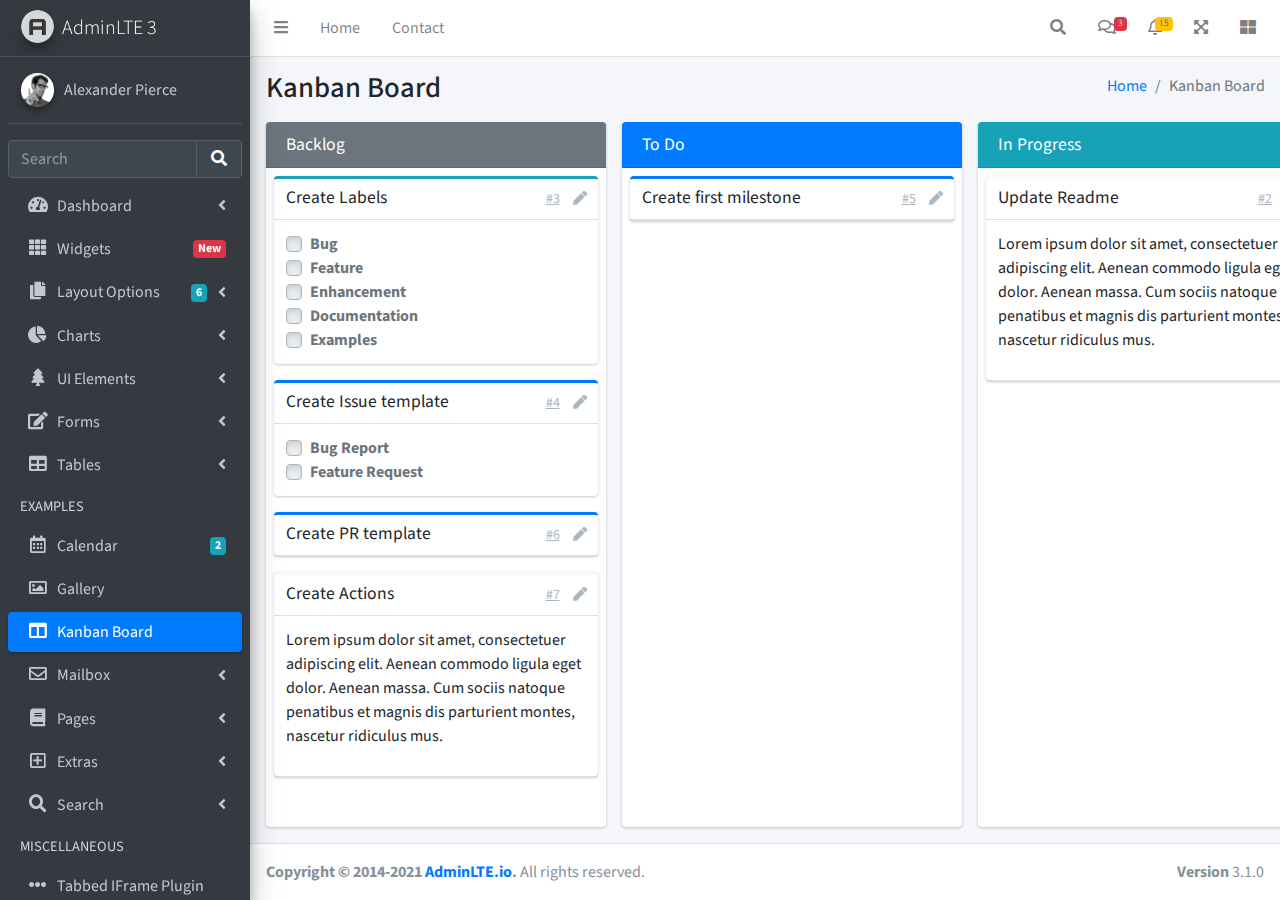
<file: Day-12 Intro Laravel/blog/public/adminlte/pages/kanban.html>
<!DOCTYPE html>
<html lang="en">
<head>
  <meta charset="utf-8">
  <meta name="viewport" content="width=device-width, initial-scale=1">
  <title>AdminLTE 3 | Kanban Board</title>

  <!-- Google Font: Source Sans Pro -->
  <link rel="stylesheet" href="https://fonts.googleapis.com/css?family=Source+Sans+Pro:300,400,400i,700&display=fallback">
  <!-- Font Awesome -->
  <link rel="stylesheet" href="../plugins/fontawesome-free/css/all.min.css">
  <!-- Ekko Lightbox -->
  <link rel="stylesheet" href="../plugins/ekko-lightbox/ekko-lightbox.css">
  <!-- Theme style -->
  <link rel="stylesheet" href="../dist/css/adminlte.min.css">
  <!-- overlayScrollbars -->
  <link rel="stylesheet" href="../plugins/overlayScrollbars/css/OverlayScrollbars.min.css">
</head>
<body class="hold-transition sidebar-mini layout-fixed">
<div class="wrapper">
  <!-- Navbar -->
  <nav class="main-header navbar navbar-expand navbar-white navbar-light">
    <!-- Left navbar links -->
    <ul class="navbar-nav">
      <li class="nav-item">
        <a class="nav-link" data-widget="pushmenu" href="#" role="button"><i class="fas fa-bars"></i></a>
      </li>
      <li class="nav-item d-none d-sm-inline-block">
        <a href="../index3.html" class="nav-link">Home</a>
      </li>
      <li class="nav-item d-none d-sm-inline-block">
        <a href="#" class="nav-link">Contact</a>
      </li>
    </ul>

    <!-- Right navbar links -->
    <ul class="navbar-nav ml-auto">
      <!-- Navbar Search -->
      <li class="nav-item">
        <a class="nav-link" data-widget="navbar-search" href="#" role="button">
          <i class="fas fa-search"></i>
        </a>
        <div class="navbar-search-block">
          <form class="form-inline">
            <div class="input-group input-group-sm">
              <input class="form-control form-control-navbar" type="search" placeholder="Search" aria-label="Search">
              <div class="input-group-append">
                <button class="btn btn-navbar" type="submit">
                  <i class="fas fa-search"></i>
                </button>
                <button class="btn btn-navbar" type="button" data-widget="navbar-search">
                  <i class="fas fa-times"></i>
                </button>
              </div>
            </div>
          </form>
        </div>
      </li>

      <!-- Messages Dropdown Menu -->
      <li class="nav-item dropdown">
        <a class="nav-link" data-toggle="dropdown" href="#">
          <i class="far fa-comments"></i>
          <span class="badge badge-danger navbar-badge">3</span>
        </a>
        <div class="dropdown-menu dropdown-menu-lg dropdown-menu-right">
          <a href="#" class="dropdown-item">
            <!-- Message Start -->
            <div class="media">
              <img src="../dist/img/user1-128x128.jpg" alt="User Avatar" class="img-size-50 mr-3 img-circle">
              <div class="media-body">
                <h3 class="dropdown-item-title">
                  Brad Diesel
                  <span class="float-right text-sm text-danger"><i class="fas fa-star"></i></span>
                </h3>
                <p class="text-sm">Call me whenever you can...</p>
                <p class="text-sm text-muted"><i class="far fa-clock mr-1"></i> 4 Hours Ago</p>
              </div>
            </div>
            <!-- Message End -->
          </a>
          <div class="dropdown-divider"></div>
          <a href="#" class="dropdown-item">
            <!-- Message Start -->
            <div class="media">
              <img src="../dist/img/user8-128x128.jpg" alt="User Avatar" class="img-size-50 img-circle mr-3">
              <div class="media-body">
                <h3 class="dropdown-item-title">
                  John Pierce
                  <span class="float-right text-sm text-muted"><i class="fas fa-star"></i></span>
                </h3>
                <p class="text-sm">I got your message bro</p>
                <p class="text-sm text-muted"><i class="far fa-clock mr-1"></i> 4 Hours Ago</p>
              </div>
            </div>
            <!-- Message End -->
          </a>
          <div class="dropdown-divider"></div>
          <a href="#" class="dropdown-item">
            <!-- Message Start -->
            <div class="media">
              <img src="../dist/img/user3-128x128.jpg" alt="User Avatar" class="img-size-50 img-circle mr-3">
              <div class="media-body">
                <h3 class="dropdown-item-title">
                  Nora Silvester
                  <span class="float-right text-sm text-warning"><i class="fas fa-star"></i></span>
                </h3>
                <p class="text-sm">The subject goes here</p>
                <p class="text-sm text-muted"><i class="far fa-clock mr-1"></i> 4 Hours Ago</p>
              </div>
            </div>
            <!-- Message End -->
          </a>
          <div class="dropdown-divider"></div>
          <a href="#" class="dropdown-item dropdown-footer">See All Messages</a>
        </div>
      </li>
      <!-- Notifications Dropdown Menu -->
      <li class="nav-item dropdown">
        <a class="nav-link" data-toggle="dropdown" href="#">
          <i class="far fa-bell"></i>
          <span class="badge badge-warning navbar-badge">15</span>
        </a>
        <div class="dropdown-menu dropdown-menu-lg dropdown-menu-right">
          <span class="dropdown-item dropdown-header">15 Notifications</span>
          <div class="dropdown-divider"></div>
          <a href="#" class="dropdown-item">
            <i class="fas fa-envelope mr-2"></i> 4 new messages
            <span class="float-right text-muted text-sm">3 mins</span>
          </a>
          <div class="dropdown-divider"></div>
          <a href="#" class="dropdown-item">
            <i class="fas fa-users mr-2"></i> 8 friend requests
            <span class="float-right text-muted text-sm">12 hours</span>
          </a>
          <div class="dropdown-divider"></div>
          <a href="#" class="dropdown-item">
            <i class="fas fa-file mr-2"></i> 3 new reports
            <span class="float-right text-muted text-sm">2 days</span>
          </a>
          <div class="dropdown-divider"></div>
          <a href="#" class="dropdown-item dropdown-footer">See All Notifications</a>
        </div>
      </li>
      <li class="nav-item">
        <a class="nav-link" data-widget="fullscreen" href="#" role="button">
          <i class="fas fa-expand-arrows-alt"></i>
        </a>
      </li>
      <li class="nav-item">
        <a class="nav-link" data-widget="control-sidebar" data-slide="true" href="#" role="button">
          <i class="fas fa-th-large"></i>
        </a>
      </li>
    </ul>
  </nav>
  <!-- /.navbar -->

  <!-- Main Sidebar Container -->
  <aside class="main-sidebar sidebar-dark-primary elevation-4">
    <!-- Brand Logo -->
    <a href="../index3.html" class="brand-link">
      <img src="../dist/img/AdminLTELogo.png" alt="AdminLTE Logo" class="brand-image img-circle elevation-3" style="opacity: .8">
      <span class="brand-text font-weight-light">AdminLTE 3</span>
    </a>

    <!-- Sidebar -->
    <div class="sidebar">
      <!-- Sidebar user panel (optional) -->
      <div class="user-panel mt-3 pb-3 mb-3 d-flex">
        <div class="image">
          <img src="../dist/img/user2-160x160.jpg" class="img-circle elevation-2" alt="User Image">
        </div>
        <div class="info">
          <a href="#" class="d-block">Alexander Pierce</a>
        </div>
      </div>

      <!-- SidebarSearch Form -->
      <div class="form-inline">
        <div class="input-group" data-widget="sidebar-search">
          <input class="form-control form-control-sidebar" type="search" placeholder="Search" aria-label="Search">
          <div class="input-group-append">
            <button class="btn btn-sidebar">
              <i class="fas fa-search fa-fw"></i>
            </button>
          </div>
        </div>
      </div>

      <!-- Sidebar Menu -->
      <nav class="mt-2">
        <ul class="nav nav-pills nav-sidebar flex-column" data-widget="treeview" role="menu" data-accordion="false">
          <!-- Add icons to the links using the .nav-icon class
               with font-awesome or any other icon font library -->
          <li class="nav-item">
            <a href="#" class="nav-link">
              <i class="nav-icon fas fa-tachometer-alt"></i>
              <p>
                Dashboard
                <i class="right fas fa-angle-left"></i>
              </p>
            </a>
            <ul class="nav nav-treeview">
              <li class="nav-item">
                <a href="../index.html" class="nav-link">
                  <i class="far fa-circle nav-icon"></i>
                  <p>Dashboard v1</p>
                </a>
              </li>
              <li class="nav-item">
                <a href="../index2.html" class="nav-link">
                  <i class="far fa-circle nav-icon"></i>
                  <p>Dashboard v2</p>
                </a>
              </li>
              <li class="nav-item">
                <a href="../index3.html" class="nav-link">
                  <i class="far fa-circle nav-icon"></i>
                  <p>Dashboard v3</p>
                </a>
              </li>
            </ul>
          </li>
          <li class="nav-item">
            <a href="widgets.html" class="nav-link">
              <i class="nav-icon fas fa-th"></i>
              <p>
                Widgets
                <span class="right badge badge-danger">New</span>
              </p>
            </a>
          </li>
          <li class="nav-item">
            <a href="#" class="nav-link">
              <i class="nav-icon fas fa-copy"></i>
              <p>
                Layout Options
                <i class="fas fa-angle-left right"></i>
                <span class="badge badge-info right">6</span>
              </p>
            </a>
            <ul class="nav nav-treeview">
              <li class="nav-item">
                <a href="layout/top-nav.html" class="nav-link">
                  <i class="far fa-circle nav-icon"></i>
                  <p>Top Navigation</p>
                </a>
              </li>
              <li class="nav-item">
                <a href="layout/top-nav-sidebar.html" class="nav-link">
                  <i class="far fa-circle nav-icon"></i>
                  <p>Top Navigation + Sidebar</p>
                </a>
              </li>
              <li class="nav-item">
                <a href="layout/boxed.html" class="nav-link">
                  <i class="far fa-circle nav-icon"></i>
                  <p>Boxed</p>
                </a>
              </li>
              <li class="nav-item">
                <a href="layout/fixed-sidebar.html" class="nav-link">
                  <i class="far fa-circle nav-icon"></i>
                  <p>Fixed Sidebar</p>
                </a>
              </li>
              <li class="nav-item">
                <a href="layout/fixed-sidebar-custom.html" class="nav-link">
                  <i class="far fa-circle nav-icon"></i>
                  <p>Fixed Sidebar <small>+ Custom Area</small></p>
                </a>
              </li>
              <li class="nav-item">
                <a href="layout/fixed-topnav.html" class="nav-link">
                  <i class="far fa-circle nav-icon"></i>
                  <p>Fixed Navbar</p>
                </a>
              </li>
              <li class="nav-item">
                <a href="layout/fixed-footer.html" class="nav-link">
                  <i class="far fa-circle nav-icon"></i>
                  <p>Fixed Footer</p>
                </a>
              </li>
              <li class="nav-item">
                <a href="layout/collapsed-sidebar.html" class="nav-link">
                  <i class="far fa-circle nav-icon"></i>
                  <p>Collapsed Sidebar</p>
                </a>
              </li>
            </ul>
          </li>
          <li class="nav-item">
            <a href="#" class="nav-link">
              <i class="nav-icon fas fa-chart-pie"></i>
              <p>
                Charts
                <i class="right fas fa-angle-left"></i>
              </p>
            </a>
            <ul class="nav nav-treeview">
              <li class="nav-item">
                <a href="charts/chartjs.html" class="nav-link">
                  <i class="far fa-circle nav-icon"></i>
                  <p>ChartJS</p>
                </a>
              </li>
              <li class="nav-item">
                <a href="charts/flot.html" class="nav-link">
                  <i class="far fa-circle nav-icon"></i>
                  <p>Flot</p>
                </a>
              </li>
              <li class="nav-item">
                <a href="charts/inline.html" class="nav-link">
                  <i class="far fa-circle nav-icon"></i>
                  <p>Inline</p>
                </a>
              </li>
              <li class="nav-item">
                <a href="charts/uplot.html" class="nav-link">
                  <i class="far fa-circle nav-icon"></i>
                  <p>uPlot</p>
                </a>
              </li>
            </ul>
          </li>
          <li class="nav-item">
            <a href="#" class="nav-link">
              <i class="nav-icon fas fa-tree"></i>
              <p>
                UI Elements
                <i class="fas fa-angle-left right"></i>
              </p>
            </a>
            <ul class="nav nav-treeview">
              <li class="nav-item">
                <a href="UI/general.html" class="nav-link">
                  <i class="far fa-circle nav-icon"></i>
                  <p>General</p>
                </a>
              </li>
              <li class="nav-item">
                <a href="UI/icons.html" class="nav-link">
                  <i class="far fa-circle nav-icon"></i>
                  <p>Icons</p>
                </a>
              </li>
              <li class="nav-item">
                <a href="UI/buttons.html" class="nav-link">
                  <i class="far fa-circle nav-icon"></i>
                  <p>Buttons</p>
                </a>
              </li>
              <li class="nav-item">
                <a href="UI/sliders.html" class="nav-link">
                  <i class="far fa-circle nav-icon"></i>
                  <p>Sliders</p>
                </a>
              </li>
              <li class="nav-item">
                <a href="UI/modals.html" class="nav-link">
                  <i class="far fa-circle nav-icon"></i>
                  <p>Modals & Alerts</p>
                </a>
              </li>
              <li class="nav-item">
                <a href="UI/navbar.html" class="nav-link">
                  <i class="far fa-circle nav-icon"></i>
                  <p>Navbar & Tabs</p>
                </a>
              </li>
              <li class="nav-item">
                <a href="UI/timeline.html" class="nav-link">
                  <i class="far fa-circle nav-icon"></i>
                  <p>Timeline</p>
                </a>
              </li>
              <li class="nav-item">
                <a href="UI/ribbons.html" class="nav-link">
                  <i class="far fa-circle nav-icon"></i>
                  <p>Ribbons</p>
                </a>
              </li>
            </ul>
          </li>
          <li class="nav-item">
            <a href="#" class="nav-link">
              <i class="nav-icon fas fa-edit"></i>
              <p>
                Forms
                <i class="fas fa-angle-left right"></i>
              </p>
            </a>
            <ul class="nav nav-treeview">
              <li class="nav-item">
                <a href="forms/general.html" class="nav-link">
                  <i class="far fa-circle nav-icon"></i>
                  <p>General Elements</p>
                </a>
              </li>
              <li class="nav-item">
                <a href="forms/advanced.html" class="nav-link">
                  <i class="far fa-circle nav-icon"></i>
                  <p>Advanced Elements</p>
                </a>
              </li>
              <li class="nav-item">
                <a href="forms/editors.html" class="nav-link">
                  <i class="far fa-circle nav-icon"></i>
                  <p>Editors</p>
                </a>
              </li>
              <li class="nav-item">
                <a href="forms/validation.html" class="nav-link">
                  <i class="far fa-circle nav-icon"></i>
                  <p>Validation</p>
                </a>
              </li>
            </ul>
          </li>
          <li class="nav-item">
            <a href="#" class="nav-link">
              <i class="nav-icon fas fa-table"></i>
              <p>
                Tables
                <i class="fas fa-angle-left right"></i>
              </p>
            </a>
            <ul class="nav nav-treeview">
              <li class="nav-item">
                <a href="tables/simple.html" class="nav-link">
                  <i class="far fa-circle nav-icon"></i>
                  <p>Simple Tables</p>
                </a>
              </li>
              <li class="nav-item">
                <a href="tables/data.html" class="nav-link">
                  <i class="far fa-circle nav-icon"></i>
                  <p>DataTables</p>
                </a>
              </li>
              <li class="nav-item">
                <a href="tables/jsgrid.html" class="nav-link">
                  <i class="far fa-circle nav-icon"></i>
                  <p>jsGrid</p>
                </a>
              </li>
            </ul>
          </li>
          <li class="nav-header">EXAMPLES</li>
          <li class="nav-item">
            <a href="calendar.html" class="nav-link">
              <i class="nav-icon far fa-calendar-alt"></i>
              <p>
                Calendar
                <span class="badge badge-info right">2</span>
              </p>
            </a>
          </li>
          <li class="nav-item">
            <a href="gallery.html" class="nav-link">
              <i class="nav-icon far fa-image"></i>
              <p>
                Gallery
              </p>
            </a>
          </li>
          <li class="nav-item">
            <a href="kanban.html" class="nav-link active">
              <i class="nav-icon fas fa-columns"></i>
              <p>
                Kanban Board
              </p>
            </a>
          </li>
          <li class="nav-item">
            <a href="#" class="nav-link">
              <i class="nav-icon far fa-envelope"></i>
              <p>
                Mailbox
                <i class="fas fa-angle-left right"></i>
              </p>
            </a>
            <ul class="nav nav-treeview">
              <li class="nav-item">
                <a href="mailbox/mailbox.html" class="nav-link">
                  <i class="far fa-circle nav-icon"></i>
                  <p>Inbox</p>
                </a>
              </li>
              <li class="nav-item">
                <a href="mailbox/compose.html" class="nav-link">
                  <i class="far fa-circle nav-icon"></i>
                  <p>Compose</p>
                </a>
              </li>
              <li class="nav-item">
                <a href="mailbox/read-mail.html" class="nav-link">
                  <i class="far fa-circle nav-icon"></i>
                  <p>Read</p>
                </a>
              </li>
            </ul>
          </li>
          <li class="nav-item">
            <a href="#" class="nav-link">
              <i class="nav-icon fas fa-book"></i>
              <p>
                Pages
                <i class="fas fa-angle-left right"></i>
              </p>
            </a>
            <ul class="nav nav-treeview">
              <li class="nav-item">
                <a href="examples/invoice.html" class="nav-link">
                  <i class="far fa-circle nav-icon"></i>
                  <p>Invoice</p>
                </a>
              </li>
              <li class="nav-item">
                <a href="examples/profile.html" class="nav-link">
                  <i class="far fa-circle nav-icon"></i>
                  <p>Profile</p>
                </a>
              </li>
              <li class="nav-item">
                <a href="examples/e-commerce.html" class="nav-link">
                  <i class="far fa-circle nav-icon"></i>
                  <p>E-commerce</p>
                </a>
              </li>
              <li class="nav-item">
                <a href="examples/projects.html" class="nav-link">
                  <i class="far fa-circle nav-icon"></i>
                  <p>Projects</p>
                </a>
              </li>
              <li class="nav-item">
                <a href="examples/project-add.html" class="nav-link">
                  <i class="far fa-circle nav-icon"></i>
                  <p>Project Add</p>
                </a>
              </li>
              <li class="nav-item">
                <a href="examples/project-edit.html" class="nav-link">
                  <i class="far fa-circle nav-icon"></i>
                  <p>Project Edit</p>
                </a>
              </li>
              <li class="nav-item">
                <a href="examples/project-detail.html" class="nav-link">
                  <i class="far fa-circle nav-icon"></i>
                  <p>Project Detail</p>
                </a>
              </li>
              <li class="nav-item">
                <a href="examples/contacts.html" class="nav-link">
                  <i class="far fa-circle nav-icon"></i>
                  <p>Contacts</p>
                </a>
              </li>
              <li class="nav-item">
                <a href="examples/faq.html" class="nav-link">
                  <i class="far fa-circle nav-icon"></i>
                  <p>FAQ</p>
                </a>
              </li>
              <li class="nav-item">
                <a href="examples/contact-us.html" class="nav-link">
                  <i class="far fa-circle nav-icon"></i>
                  <p>Contact us</p>
                </a>
              </li>
            </ul>
          </li>
          <li class="nav-item">
            <a href="#" class="nav-link">
              <i class="nav-icon far fa-plus-square"></i>
              <p>
                Extras
                <i class="fas fa-angle-left right"></i>
              </p>
            </a>
            <ul class="nav nav-treeview">
              <li class="nav-item">
                <a href="#" class="nav-link">
                  <i class="far fa-circle nav-icon"></i>
                  <p>
                    Login & Register v1
                    <i class="fas fa-angle-left right"></i>
                  </p>
                </a>
                <ul class="nav nav-treeview">
                  <li class="nav-item">
                    <a href="examples/login.html" class="nav-link">
                      <i class="far fa-circle nav-icon"></i>
                      <p>Login v1</p>
                    </a>
                  </li>
                  <li class="nav-item">
                    <a href="examples/register.html" class="nav-link">
                      <i class="far fa-circle nav-icon"></i>
                      <p>Register v1</p>
                    </a>
                  </li>
                  <li class="nav-item">
                    <a href="examples/forgot-password.html" class="nav-link">
                      <i class="far fa-circle nav-icon"></i>
                      <p>Forgot Password v1</p>
                    </a>
                  </li>
                  <li class="nav-item">
                    <a href="examples/recover-password.html" class="nav-link">
                      <i class="far fa-circle nav-icon"></i>
                      <p>Recover Password v1</p>
                    </a>
                  </li>
                </ul>
              </li>
              <li class="nav-item">
                <a href="#" class="nav-link">
                  <i class="far fa-circle nav-icon"></i>
                  <p>
                    Login & Register v2
                    <i class="fas fa-angle-left right"></i>
                  </p>
                </a>
                <ul class="nav nav-treeview">
                  <li class="nav-item">
                    <a href="examples/login-v2.html" class="nav-link">
                      <i class="far fa-circle nav-icon"></i>
                      <p>Login v2</p>
                    </a>
                  </li>
                  <li class="nav-item">
                    <a href="examples/register-v2.html" class="nav-link">
                      <i class="far fa-circle nav-icon"></i>
                      <p>Register v2</p>
                    </a>
                  </li>
                  <li class="nav-item">
                    <a href="examples/forgot-password-v2.html" class="nav-link">
                      <i class="far fa-circle nav-icon"></i>
                      <p>Forgot Password v2</p>
                    </a>
                  </li>
                  <li class="nav-item">
                    <a href="examples/recover-password-v2.html" class="nav-link">
                      <i class="far fa-circle nav-icon"></i>
                      <p>Recover Password v2</p>
                    </a>
                  </li>
                </ul>
              </li>
              <li class="nav-item">
                <a href="examples/lockscreen.html" class="nav-link">
                  <i class="far fa-circle nav-icon"></i>
                  <p>Lockscreen</p>
                </a>
              </li>
              <li class="nav-item">
                <a href="examples/legacy-user-menu.html" class="nav-link">
                  <i class="far fa-circle nav-icon"></i>
                  <p>Legacy User Menu</p>
                </a>
              </li>
              <li class="nav-item">
                <a href="examples/language-menu.html" class="nav-link">
                  <i class="far fa-circle nav-icon"></i>
                  <p>Language Menu</p>
                </a>
              </li>
              <li class="nav-item">
                <a href="examples/404.html" class="nav-link">
                  <i class="far fa-circle nav-icon"></i>
                  <p>Error 404</p>
                </a>
              </li>
              <li class="nav-item">
                <a href="examples/500.html" class="nav-link">
                  <i class="far fa-circle nav-icon"></i>
                  <p>Error 500</p>
                </a>
              </li>
              <li class="nav-item">
                <a href="examples/pace.html" class="nav-link">
                  <i class="far fa-circle nav-icon"></i>
                  <p>Pace</p>
                </a>
              </li>
              <li class="nav-item">
                <a href="examples/blank.html" class="nav-link">
                  <i class="far fa-circle nav-icon"></i>
                  <p>Blank Page</p>
                </a>
              </li>
              <li class="nav-item">
                <a href="../starter.html" class="nav-link">
                  <i class="far fa-circle nav-icon"></i>
                  <p>Starter Page</p>
                </a>
              </li>
            </ul>
          </li>
          <li class="nav-item">
            <a href="#" class="nav-link">
              <i class="nav-icon fas fa-search"></i>
              <p>
                Search
                <i class="fas fa-angle-left right"></i>
              </p>
            </a>
            <ul class="nav nav-treeview">
              <li class="nav-item">
                <a href="search/simple.html" class="nav-link">
                  <i class="far fa-circle nav-icon"></i>
                  <p>Simple Search</p>
                </a>
              </li>
              <li class="nav-item">
                <a href="search/enhanced.html" class="nav-link">
                  <i class="far fa-circle nav-icon"></i>
                  <p>Enhanced</p>
                </a>
              </li>
            </ul>
          </li>
          <li class="nav-header">MISCELLANEOUS</li>
          <li class="nav-item">
            <a href="../iframe.html" class="nav-link">
              <i class="nav-icon fas fa-ellipsis-h"></i>
              <p>Tabbed IFrame Plugin</p>
            </a>
          </li>
          <li class="nav-item">
            <a href="https://adminlte.io/docs/3.1/" class="nav-link">
              <i class="nav-icon fas fa-file"></i>
              <p>Documentation</p>
            </a>
          </li>
          <li class="nav-header">MULTI LEVEL EXAMPLE</li>
          <li class="nav-item">
            <a href="#" class="nav-link">
              <i class="fas fa-circle nav-icon"></i>
              <p>Level 1</p>
            </a>
          </li>
          <li class="nav-item">
            <a href="#" class="nav-link">
              <i class="nav-icon fas fa-circle"></i>
              <p>
                Level 1
                <i class="right fas fa-angle-left"></i>
              </p>
            </a>
            <ul class="nav nav-treeview">
              <li class="nav-item">
                <a href="#" class="nav-link">
                  <i class="far fa-circle nav-icon"></i>
                  <p>Level 2</p>
                </a>
              </li>
              <li class="nav-item">
                <a href="#" class="nav-link">
                  <i class="far fa-circle nav-icon"></i>
                  <p>
                    Level 2
                    <i class="right fas fa-angle-left"></i>
                  </p>
                </a>
                <ul class="nav nav-treeview">
                  <li class="nav-item">
                    <a href="#" class="nav-link">
                      <i class="far fa-dot-circle nav-icon"></i>
                      <p>Level 3</p>
                    </a>
                  </li>
                  <li class="nav-item">
                    <a href="#" class="nav-link">
                      <i class="far fa-dot-circle nav-icon"></i>
                      <p>Level 3</p>
                    </a>
                  </li>
                  <li class="nav-item">
                    <a href="#" class="nav-link">
                      <i class="far fa-dot-circle nav-icon"></i>
                      <p>Level 3</p>
                    </a>
                  </li>
                </ul>
              </li>
              <li class="nav-item">
                <a href="#" class="nav-link">
                  <i class="far fa-circle nav-icon"></i>
                  <p>Level 2</p>
                </a>
              </li>
            </ul>
          </li>
          <li class="nav-item">
            <a href="#" class="nav-link">
              <i class="fas fa-circle nav-icon"></i>
              <p>Level 1</p>
            </a>
          </li>
          <li class="nav-header">LABELS</li>
          <li class="nav-item">
            <a href="#" class="nav-link">
              <i class="nav-icon far fa-circle text-danger"></i>
              <p class="text">Important</p>
            </a>
          </li>
          <li class="nav-item">
            <a href="#" class="nav-link">
              <i class="nav-icon far fa-circle text-warning"></i>
              <p>Warning</p>
            </a>
          </li>
          <li class="nav-item">
            <a href="#" class="nav-link">
              <i class="nav-icon far fa-circle text-info"></i>
              <p>Informational</p>
            </a>
          </li>
        </ul>
      </nav>
      <!-- /.sidebar-menu -->
    </div>
    <!-- /.sidebar -->
  </aside>

  <!-- Content Wrapper. Contains page content -->
  <div class="content-wrapper kanban">
    <section class="content-header">
      <div class="container-fluid">
        <div class="row">
          <div class="col-sm-6">
            <h1>Kanban Board</h1>
          </div>
          <div class="col-sm-6 d-none d-sm-block">
            <ol class="breadcrumb float-sm-right">
              <li class="breadcrumb-item"><a href="#">Home</a></li>
              <li class="breadcrumb-item active">Kanban Board</li>
            </ol>
          </div>
        </div>
      </div>
    </section>

    <section class="content pb-3">
      <div class="container-fluid h-100">
        <div class="card card-row card-secondary">
          <div class="card-header">
            <h3 class="card-title">
              Backlog
            </h3>
          </div>
          <div class="card-body">
            <div class="card card-info card-outline">
              <div class="card-header">
                <h5 class="card-title">Create Labels</h5>
                <div class="card-tools">
                  <a href="#" class="btn btn-tool btn-link">#3</a>
                  <a href="#" class="btn btn-tool">
                    <i class="fas fa-pen"></i>
                  </a>
                </div>
              </div>
              <div class="card-body">
                <div class="custom-control custom-checkbox">
                  <input class="custom-control-input" type="checkbox" id="customCheckbox1" disabled>
                  <label for="customCheckbox1" class="custom-control-label">Bug</label>
                </div>
                <div class="custom-control custom-checkbox">
                  <input class="custom-control-input" type="checkbox" id="customCheckbox2" disabled>
                  <label for="customCheckbox2" class="custom-control-label">Feature</label>
                </div>
                <div class="custom-control custom-checkbox">
                  <input class="custom-control-input" type="checkbox" id="customCheckbox3" disabled>
                  <label for="customCheckbox3" class="custom-control-label">Enhancement</label>
                </div>
                <div class="custom-control custom-checkbox">
                  <input class="custom-control-input" type="checkbox" id="customCheckbox4" disabled>
                  <label for="customCheckbox4" class="custom-control-label">Documentation</label>
                </div>
                <div class="custom-control custom-checkbox">
                  <input class="custom-control-input" type="checkbox" id="customCheckbox5" disabled>
                  <label for="customCheckbox5" class="custom-control-label">Examples</label>
                </div>
              </div>
            </div>
            <div class="card card-primary card-outline">
              <div class="card-header">
                <h5 class="card-title">Create Issue template</h5>
                <div class="card-tools">
                  <a href="#" class="btn btn-tool btn-link">#4</a>
                  <a href="#" class="btn btn-tool">
                    <i class="fas fa-pen"></i>
                  </a>
                </div>
              </div>
              <div class="card-body">
                <div class="custom-control custom-checkbox">
                  <input class="custom-control-input" type="checkbox" id="customCheckbox1_1" disabled>
                  <label for="customCheckbox1_1" class="custom-control-label">Bug Report</label>
                </div>
                <div class="custom-control custom-checkbox">
                  <input class="custom-control-input" type="checkbox" id="customCheckbox1_2" disabled>
                  <label for="customCheckbox1_2" class="custom-control-label">Feature Request</label>
                </div>
              </div>
            </div>
            <div class="card card-primary card-outline">
              <div class="card-header">
                <h5 class="card-title">Create PR template</h5>
                <div class="card-tools">
                  <a href="#" class="btn btn-tool btn-link">#6</a>
                  <a href="#" class="btn btn-tool">
                    <i class="fas fa-pen"></i>
                  </a>
                </div>
              </div>
            </div>
            <div class="card card-light card-outline">
              <div class="card-header">
                <h5 class="card-title">Create Actions</h5>
                <div class="card-tools">
                  <a href="#" class="btn btn-tool btn-link">#7</a>
                  <a href="#" class="btn btn-tool">
                    <i class="fas fa-pen"></i>
                  </a>
                </div>

              </div>
              <div class="card-body">
                <p>
                  Lorem ipsum dolor sit amet, consectetuer adipiscing elit.
                  Aenean commodo ligula eget dolor. Aenean massa.
                  Cum sociis natoque penatibus et magnis dis parturient montes,
                  nascetur ridiculus mus.
                </p>
              </div>
            </div>
          </div>
        </div>
        <div class="card card-row card-primary">
          <div class="card-header">
            <h3 class="card-title">
              To Do
            </h3>
          </div>
          <div class="card-body">
            <div class="card card-primary card-outline">
              <div class="card-header">
                <h5 class="card-title">Create first milestone</h5>
                <div class="card-tools">
                  <a href="#" class="btn btn-tool btn-link">#5</a>
                  <a href="#" class="btn btn-tool">
                    <i class="fas fa-pen"></i>
                  </a>
                </div>
              </div>
            </div>
          </div>
        </div>
        <div class="card card-row card-default">
          <div class="card-header bg-info">
            <h3 class="card-title">
              In Progress
            </h3>
          </div>
          <div class="card-body">
            <div class="card card-light card-outline">
              <div class="card-header">
                <h5 class="card-title">Update Readme</h5>
                <div class="card-tools">
                  <a href="#" class="btn btn-tool btn-link">#2</a>
                  <a href="#" class="btn btn-tool">
                    <i class="fas fa-pen"></i>
                  </a>
                </div>
              </div>
              <div class="card-body">
                <p>
                  Lorem ipsum dolor sit amet, consectetuer adipiscing elit.
                  Aenean commodo ligula eget dolor. Aenean massa.
                  Cum sociis natoque penatibus et magnis dis parturient montes,
                  nascetur ridiculus mus.
                </p>
              </div>
            </div>
          </div>
        </div>
        <div class="card card-row card-success">
          <div class="card-header">
            <h3 class="card-title">
              Done
            </h3>
          </div>
          <div class="card-body">
            <div class="card card-primary card-outline">
              <div class="card-header">
                <h5 class="card-title">Create repo</h5>
                <div class="card-tools">
                  <a href="#" class="btn btn-tool btn-link">#1</a>
                  <a href="#" class="btn btn-tool">
                    <i class="fas fa-pen"></i>
                  </a>
                </div>
              </div>
            </div>
          </div>
        </div>
      </div>
    </section>
  </div>

  <footer class="main-footer">
    <div class="float-right d-none d-sm-block">
      <b>Version</b> 3.1.0
    </div>
    <strong>Copyright &copy; 2014-2021 <a href="https://adminlte.io">AdminLTE.io</a>.</strong> All rights reserved.
  </footer>

  <!-- Control Sidebar -->
  <aside class="control-sidebar control-sidebar-dark">
    <!-- Control sidebar content goes here -->
  </aside>
  <!-- /.control-sidebar -->
</div>
<!-- ./wrapper -->

<!-- jQuery -->
<script src="../plugins/jquery/jquery.min.js"></script>
<!-- Bootstrap -->
<script src="../plugins/bootstrap/js/bootstrap.bundle.min.js"></script>
<!-- Ekko Lightbox -->
<script src="../plugins/ekko-lightbox/ekko-lightbox.min.js"></script>
<!-- overlayScrollbars -->
<script src="../plugins/overlayScrollbars/js/jquery.overlayScrollbars.min.js"></script>
<!-- AdminLTE App -->
<script src="../dist/js/adminlte.min.js"></script>
<!-- Filterizr-->
<script src="../plugins/filterizr/jquery.filterizr.min.js"></script>
<!-- AdminLTE for demo purposes -->
<script src="../dist/js/demo.js"></script>
<!-- Page specific script -->
<script>
  $(function () {

  })
</script>
</body>
</html>
</file>
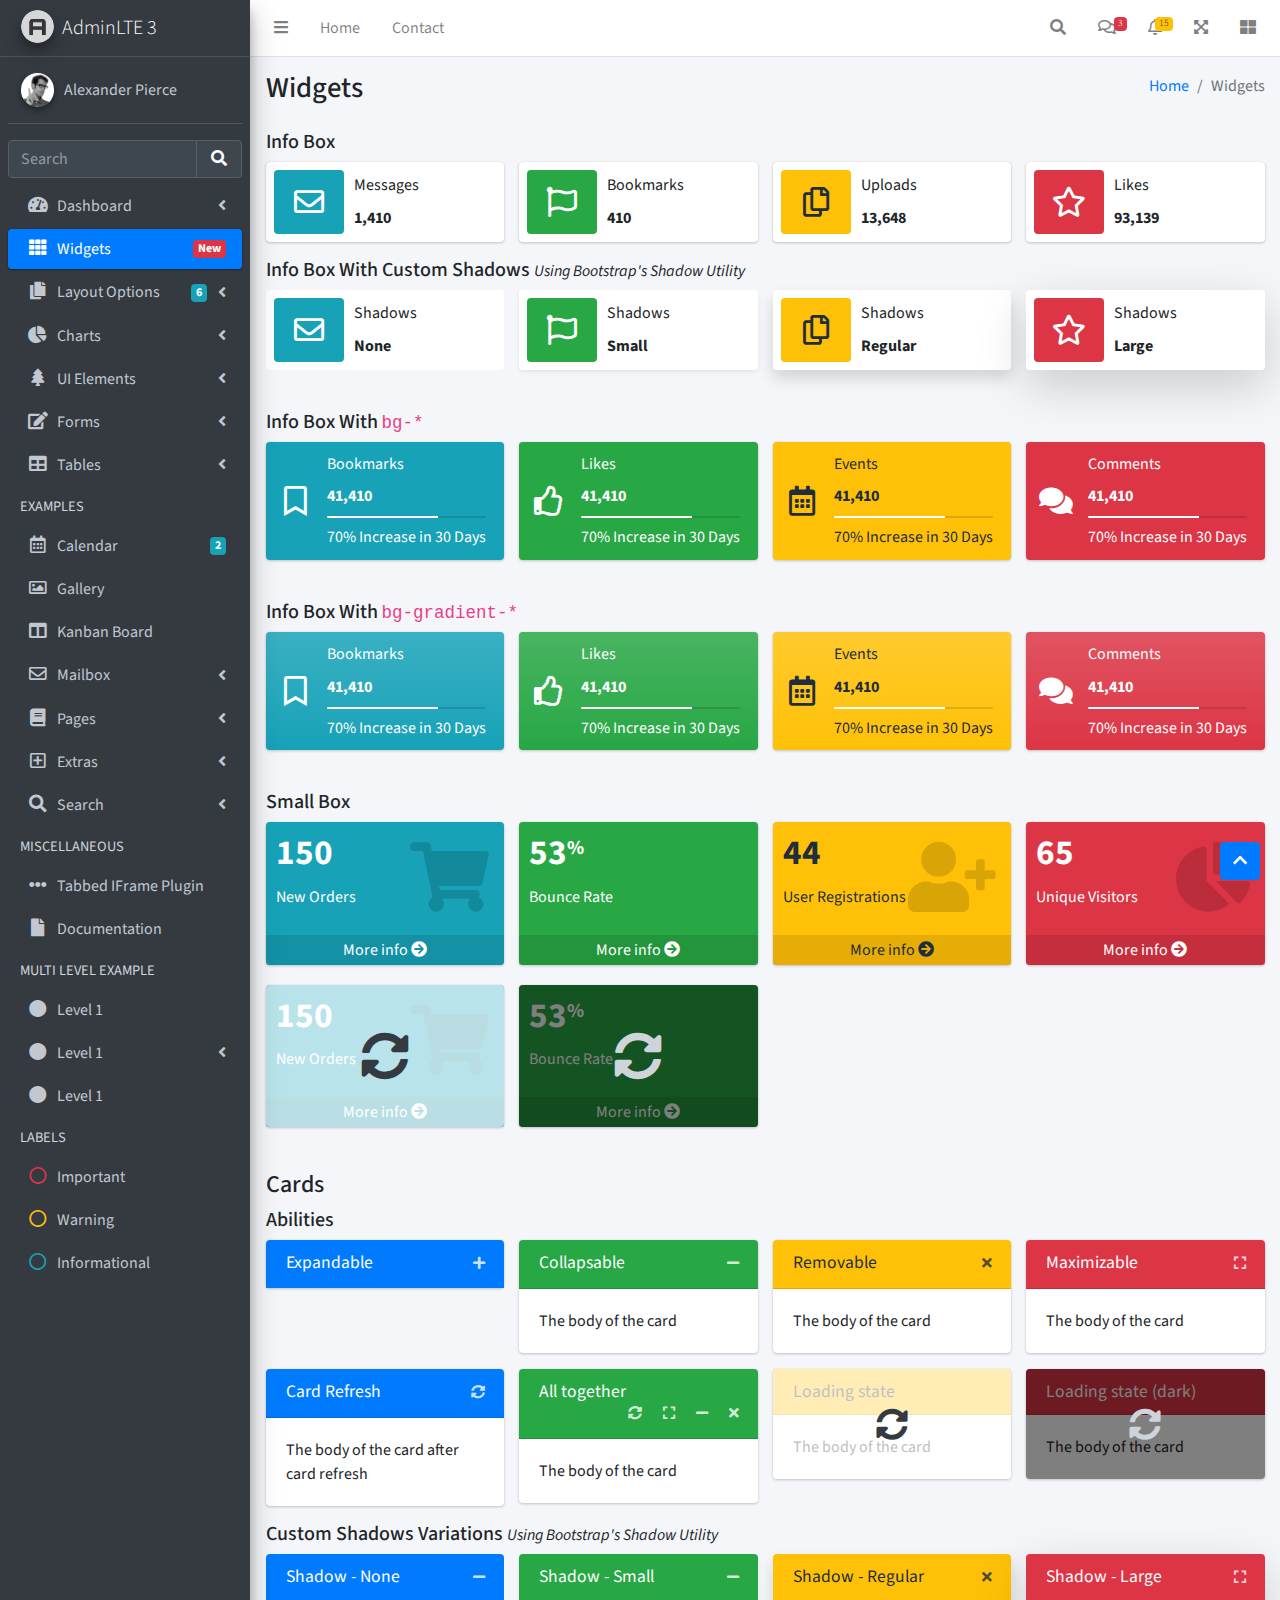
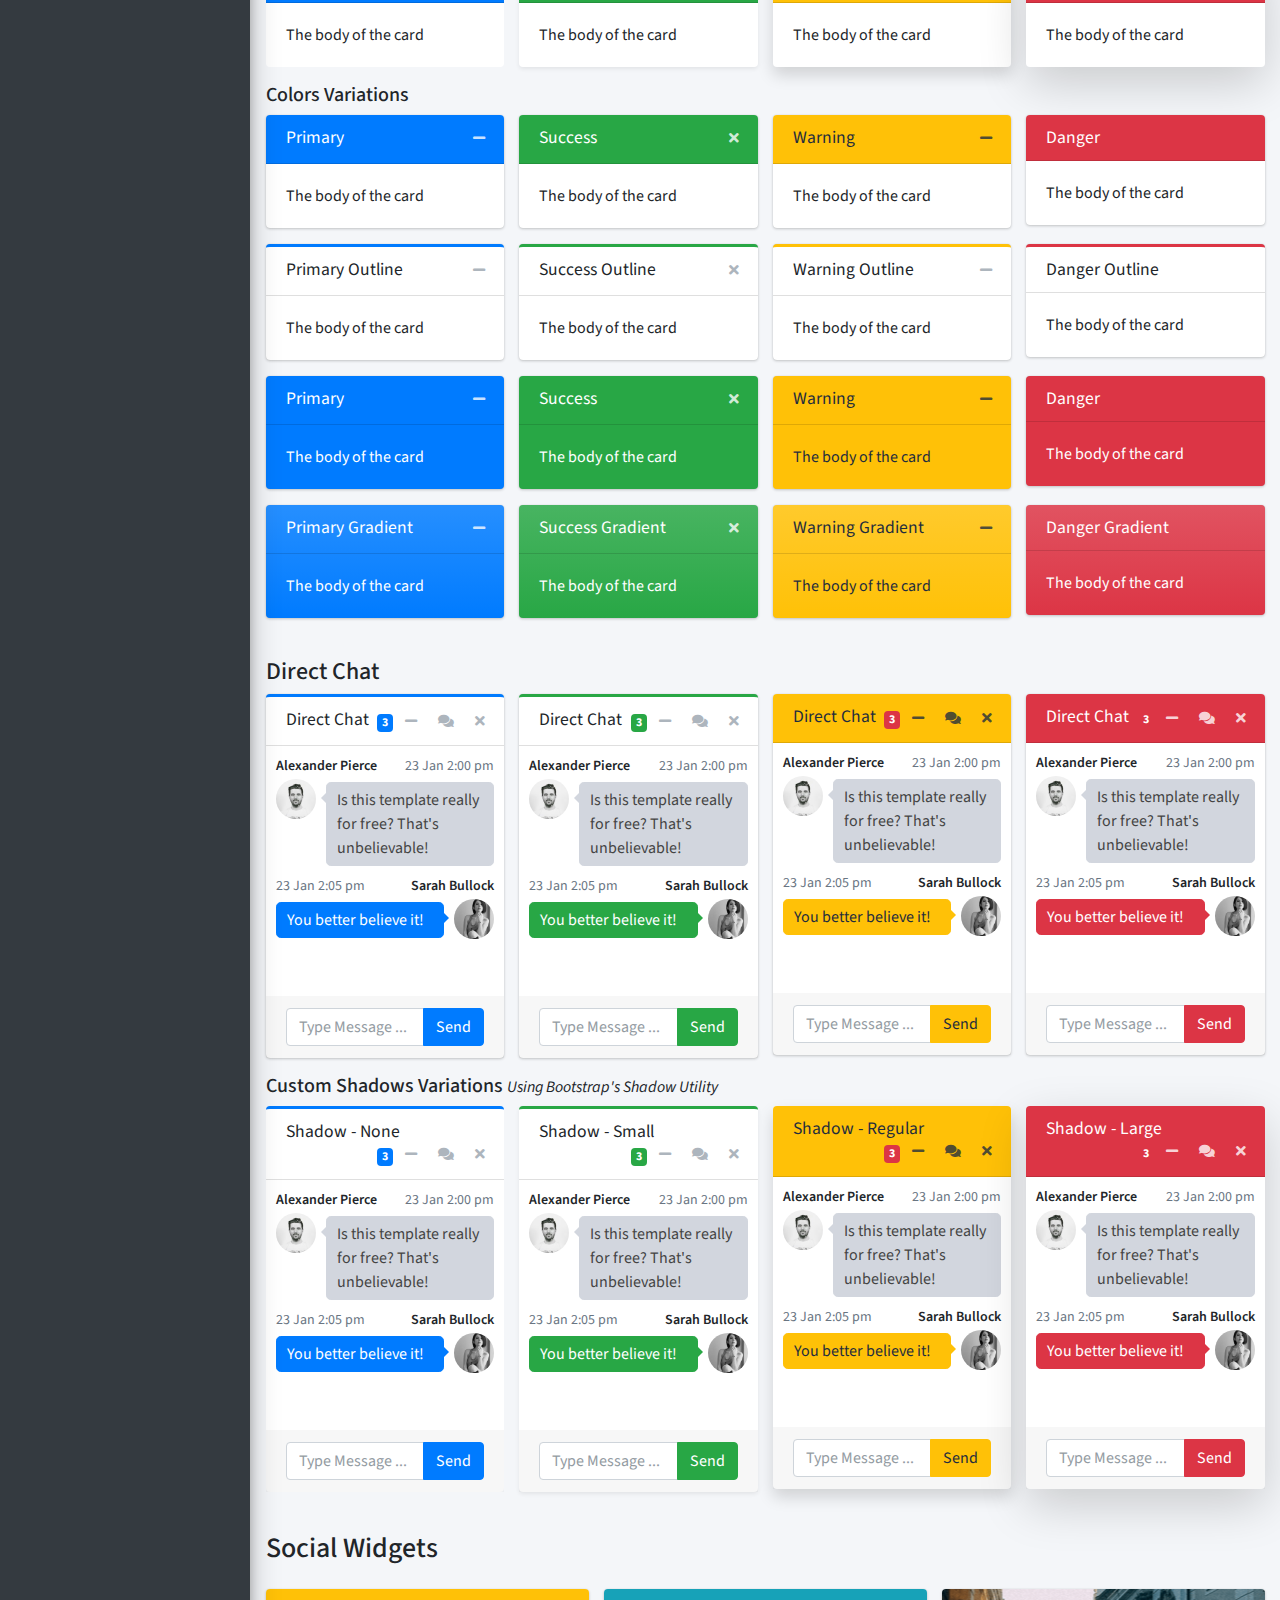
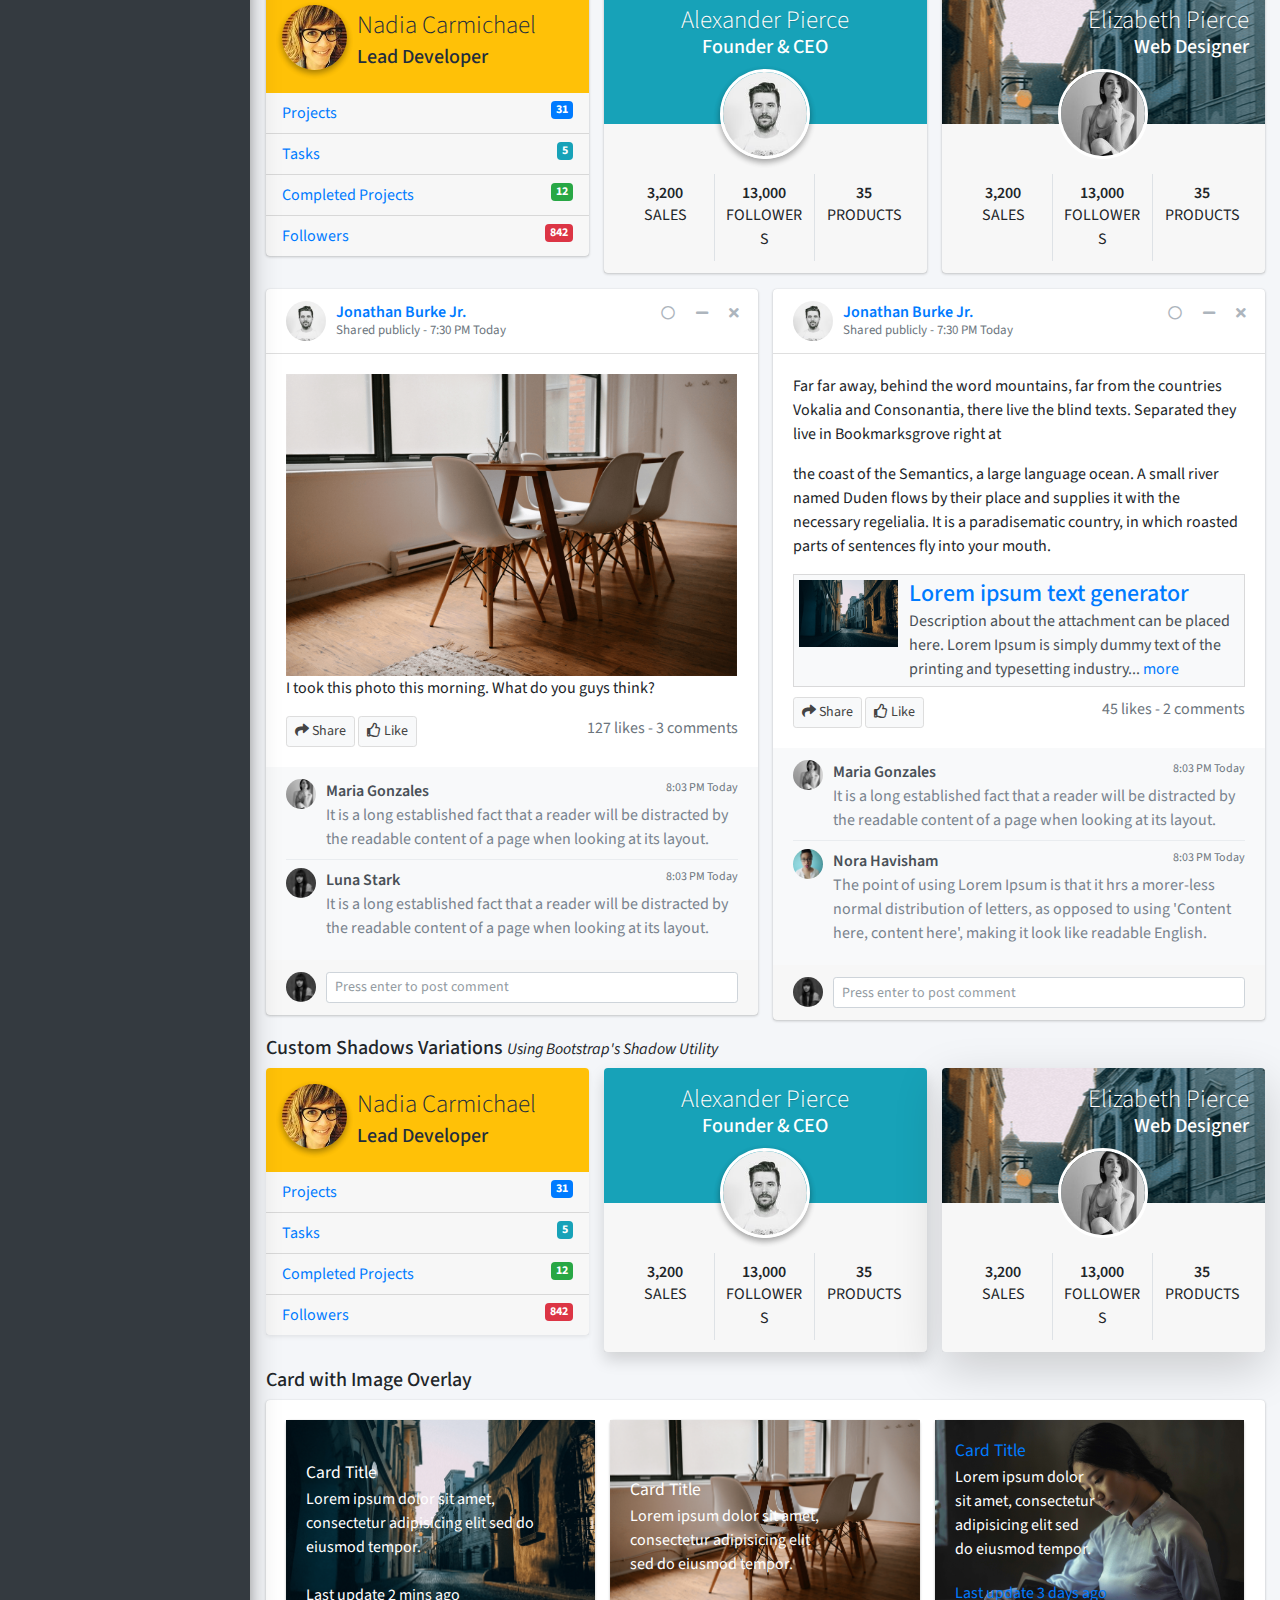
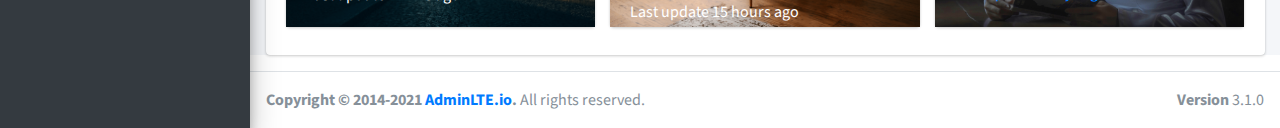
<file: Day-12 Intro Laravel/blog/public/adminlte/pages/widgets.html>
<!DOCTYPE html>
<html lang="en">
<head>
  <meta charset="utf-8">
  <meta name="viewport" content="width=device-width, initial-scale=1">
  <title>AdminLTE 3 | Widgets</title>

  <!-- Google Font: Source Sans Pro -->
  <link rel="stylesheet" href="https://fonts.googleapis.com/css?family=Source+Sans+Pro:300,400,400i,700&display=fallback">
  <!-- Font Awesome -->
  <link rel="stylesheet" href="../plugins/fontawesome-free/css/all.min.css">
  <!-- Ionicons -->
  <link rel="stylesheet" href="https://code.ionicframework.com/ionicons/2.0.1/css/ionicons.min.css">
  <!-- Theme style -->
  <link rel="stylesheet" href="../dist/css/adminlte.min.css">
</head>
<body class="hold-transition sidebar-mini">
<div class="wrapper">
  <!-- Navbar -->
  <nav class="main-header navbar navbar-expand navbar-white navbar-light">
    <!-- Left navbar links -->
    <ul class="navbar-nav">
      <li class="nav-item">
        <a class="nav-link" data-widget="pushmenu" href="#" role="button"><i class="fas fa-bars"></i></a>
      </li>
      <li class="nav-item d-none d-sm-inline-block">
        <a href="../index3.html" class="nav-link">Home</a>
      </li>
      <li class="nav-item d-none d-sm-inline-block">
        <a href="#" class="nav-link">Contact</a>
      </li>
    </ul>

    <!-- Right navbar links -->
    <ul class="navbar-nav ml-auto">
      <!-- Navbar Search -->
      <li class="nav-item">
        <a class="nav-link" data-widget="navbar-search" href="#" role="button">
          <i class="fas fa-search"></i>
        </a>
        <div class="navbar-search-block">
          <form class="form-inline">
            <div class="input-group input-group-sm">
              <input class="form-control form-control-navbar" type="search" placeholder="Search" aria-label="Search">
              <div class="input-group-append">
                <button class="btn btn-navbar" type="submit">
                  <i class="fas fa-search"></i>
                </button>
                <button class="btn btn-navbar" type="button" data-widget="navbar-search">
                  <i class="fas fa-times"></i>
                </button>
              </div>
            </div>
          </form>
        </div>
      </li>

      <!-- Messages Dropdown Menu -->
      <li class="nav-item dropdown">
        <a class="nav-link" data-toggle="dropdown" href="#">
          <i class="far fa-comments"></i>
          <span class="badge badge-danger navbar-badge">3</span>
        </a>
        <div class="dropdown-menu dropdown-menu-lg dropdown-menu-right">
          <a href="#" class="dropdown-item">
            <!-- Message Start -->
            <div class="media">
              <img src="../dist/img/user1-128x128.jpg" alt="User Avatar" class="img-size-50 mr-3 img-circle">
              <div class="media-body">
                <h3 class="dropdown-item-title">
                  Brad Diesel
                  <span class="float-right text-sm text-danger"><i class="fas fa-star"></i></span>
                </h3>
                <p class="text-sm">Call me whenever you can...</p>
                <p class="text-sm text-muted"><i class="far fa-clock mr-1"></i> 4 Hours Ago</p>
              </div>
            </div>
            <!-- Message End -->
          </a>
          <div class="dropdown-divider"></div>
          <a href="#" class="dropdown-item">
            <!-- Message Start -->
            <div class="media">
              <img src="../dist/img/user8-128x128.jpg" alt="User Avatar" class="img-size-50 img-circle mr-3">
              <div class="media-body">
                <h3 class="dropdown-item-title">
                  John Pierce
                  <span class="float-right text-sm text-muted"><i class="fas fa-star"></i></span>
                </h3>
                <p class="text-sm">I got your message bro</p>
                <p class="text-sm text-muted"><i class="far fa-clock mr-1"></i> 4 Hours Ago</p>
              </div>
            </div>
            <!-- Message End -->
          </a>
          <div class="dropdown-divider"></div>
          <a href="#" class="dropdown-item">
            <!-- Message Start -->
            <div class="media">
              <img src="../dist/img/user3-128x128.jpg" alt="User Avatar" class="img-size-50 img-circle mr-3">
              <div class="media-body">
                <h3 class="dropdown-item-title">
                  Nora Silvester
                  <span class="float-right text-sm text-warning"><i class="fas fa-star"></i></span>
                </h3>
                <p class="text-sm">The subject goes here</p>
                <p class="text-sm text-muted"><i class="far fa-clock mr-1"></i> 4 Hours Ago</p>
              </div>
            </div>
            <!-- Message End -->
          </a>
          <div class="dropdown-divider"></div>
          <a href="#" class="dropdown-item dropdown-footer">See All Messages</a>
        </div>
      </li>
      <!-- Notifications Dropdown Menu -->
      <li class="nav-item dropdown">
        <a class="nav-link" data-toggle="dropdown" href="#">
          <i class="far fa-bell"></i>
          <span class="badge badge-warning navbar-badge">15</span>
        </a>
        <div class="dropdown-menu dropdown-menu-lg dropdown-menu-right">
          <span class="dropdown-item dropdown-header">15 Notifications</span>
          <div class="dropdown-divider"></div>
          <a href="#" class="dropdown-item">
            <i class="fas fa-envelope mr-2"></i> 4 new messages
            <span class="float-right text-muted text-sm">3 mins</span>
          </a>
          <div class="dropdown-divider"></div>
          <a href="#" class="dropdown-item">
            <i class="fas fa-users mr-2"></i> 8 friend requests
            <span class="float-right text-muted text-sm">12 hours</span>
          </a>
          <div class="dropdown-divider"></div>
          <a href="#" class="dropdown-item">
            <i class="fas fa-file mr-2"></i> 3 new reports
            <span class="float-right text-muted text-sm">2 days</span>
          </a>
          <div class="dropdown-divider"></div>
          <a href="#" class="dropdown-item dropdown-footer">See All Notifications</a>
        </div>
      </li>
      <li class="nav-item">
        <a class="nav-link" data-widget="fullscreen" href="#" role="button">
          <i class="fas fa-expand-arrows-alt"></i>
        </a>
      </li>
      <li class="nav-item">
        <a class="nav-link" data-widget="control-sidebar" data-slide="true" href="#" role="button">
          <i class="fas fa-th-large"></i>
        </a>
      </li>
    </ul>
  </nav>
  <!-- /.navbar -->

  <!-- Main Sidebar Container -->
  <aside class="main-sidebar sidebar-dark-primary elevation-4">
    <!-- Brand Logo -->
    <a href="../index3.html" class="brand-link">
      <img src="../dist/img/AdminLTELogo.png" alt="AdminLTE Logo" class="brand-image img-circle elevation-3" style="opacity: .8">
      <span class="brand-text font-weight-light">AdminLTE 3</span>
    </a>

    <!-- Sidebar -->
    <div class="sidebar">
      <!-- Sidebar user panel (optional) -->
      <div class="user-panel mt-3 pb-3 mb-3 d-flex">
        <div class="image">
          <img src="../dist/img/user2-160x160.jpg" class="img-circle elevation-2" alt="User Image">
        </div>
        <div class="info">
          <a href="#" class="d-block">Alexander Pierce</a>
        </div>
      </div>

      <!-- SidebarSearch Form -->
      <div class="form-inline">
        <div class="input-group" data-widget="sidebar-search">
          <input class="form-control form-control-sidebar" type="search" placeholder="Search" aria-label="Search">
          <div class="input-group-append">
            <button class="btn btn-sidebar">
              <i class="fas fa-search fa-fw"></i>
            </button>
          </div>
        </div>
      </div>

      <!-- Sidebar Menu -->
      <nav class="mt-2">
        <ul class="nav nav-pills nav-sidebar flex-column" data-widget="treeview" role="menu" data-accordion="false">
          <!-- Add icons to the links using the .nav-icon class
               with font-awesome or any other icon font library -->
          <li class="nav-item">
            <a href="#" class="nav-link">
              <i class="nav-icon fas fa-tachometer-alt"></i>
              <p>
                Dashboard
                <i class="right fas fa-angle-left"></i>
              </p>
            </a>
            <ul class="nav nav-treeview">
              <li class="nav-item">
                <a href="../index.html" class="nav-link">
                  <i class="far fa-circle nav-icon"></i>
                  <p>Dashboard v1</p>
                </a>
              </li>
              <li class="nav-item">
                <a href="../index2.html" class="nav-link">
                  <i class="far fa-circle nav-icon"></i>
                  <p>Dashboard v2</p>
                </a>
              </li>
              <li class="nav-item">
                <a href="../index3.html" class="nav-link">
                  <i class="far fa-circle nav-icon"></i>
                  <p>Dashboard v3</p>
                </a>
              </li>
            </ul>
          </li>
          <li class="nav-item">
            <a href="widgets.html" class="nav-link active">
              <i class="nav-icon fas fa-th"></i>
              <p>
                Widgets
                <span class="right badge badge-danger">New</span>
              </p>
            </a>
          </li>
          <li class="nav-item">
            <a href="#" class="nav-link">
              <i class="nav-icon fas fa-copy"></i>
              <p>
                Layout Options
                <i class="fas fa-angle-left right"></i>
                <span class="badge badge-info right">6</span>
              </p>
            </a>
            <ul class="nav nav-treeview">
              <li class="nav-item">
                <a href="layout/top-nav.html" class="nav-link">
                  <i class="far fa-circle nav-icon"></i>
                  <p>Top Navigation</p>
                </a>
              </li>
              <li class="nav-item">
                <a href="layout/top-nav-sidebar.html" class="nav-link">
                  <i class="far fa-circle nav-icon"></i>
                  <p>Top Navigation + Sidebar</p>
                </a>
              </li>
              <li class="nav-item">
                <a href="layout/boxed.html" class="nav-link">
                  <i class="far fa-circle nav-icon"></i>
                  <p>Boxed</p>
                </a>
              </li>
              <li class="nav-item">
                <a href="layout/fixed-sidebar.html" class="nav-link">
                  <i class="far fa-circle nav-icon"></i>
                  <p>Fixed Sidebar</p>
                </a>
              </li>
              <li class="nav-item">
                <a href="layout/fixed-sidebar-custom.html" class="nav-link">
                  <i class="far fa-circle nav-icon"></i>
                  <p>Fixed Sidebar <small>+ Custom Area</small></p>
                </a>
              </li>
              <li class="nav-item">
                <a href="layout/fixed-topnav.html" class="nav-link">
                  <i class="far fa-circle nav-icon"></i>
                  <p>Fixed Navbar</p>
                </a>
              </li>
              <li class="nav-item">
                <a href="layout/fixed-footer.html" class="nav-link">
                  <i class="far fa-circle nav-icon"></i>
                  <p>Fixed Footer</p>
                </a>
              </li>
              <li class="nav-item">
                <a href="layout/collapsed-sidebar.html" class="nav-link">
                  <i class="far fa-circle nav-icon"></i>
                  <p>Collapsed Sidebar</p>
                </a>
              </li>
            </ul>
          </li>
          <li class="nav-item">
            <a href="#" class="nav-link">
              <i class="nav-icon fas fa-chart-pie"></i>
              <p>
                Charts
                <i class="right fas fa-angle-left"></i>
              </p>
            </a>
            <ul class="nav nav-treeview">
              <li class="nav-item">
                <a href="charts/chartjs.html" class="nav-link">
                  <i class="far fa-circle nav-icon"></i>
                  <p>ChartJS</p>
                </a>
              </li>
              <li class="nav-item">
                <a href="charts/flot.html" class="nav-link">
                  <i class="far fa-circle nav-icon"></i>
                  <p>Flot</p>
                </a>
              </li>
              <li class="nav-item">
                <a href="charts/inline.html" class="nav-link">
                  <i class="far fa-circle nav-icon"></i>
                  <p>Inline</p>
                </a>
              </li>
              <li class="nav-item">
                <a href="charts/uplot.html" class="nav-link">
                  <i class="far fa-circle nav-icon"></i>
                  <p>uPlot</p>
                </a>
              </li>
            </ul>
          </li>
          <li class="nav-item">
            <a href="#" class="nav-link">
              <i class="nav-icon fas fa-tree"></i>
              <p>
                UI Elements
                <i class="fas fa-angle-left right"></i>
              </p>
            </a>
            <ul class="nav nav-treeview">
              <li class="nav-item">
                <a href="UI/general.html" class="nav-link">
                  <i class="far fa-circle nav-icon"></i>
                  <p>General</p>
                </a>
              </li>
              <li class="nav-item">
                <a href="UI/icons.html" class="nav-link">
                  <i class="far fa-circle nav-icon"></i>
                  <p>Icons</p>
                </a>
              </li>
              <li class="nav-item">
                <a href="UI/buttons.html" class="nav-link">
                  <i class="far fa-circle nav-icon"></i>
                  <p>Buttons</p>
                </a>
              </li>
              <li class="nav-item">
                <a href="UI/sliders.html" class="nav-link">
                  <i class="far fa-circle nav-icon"></i>
                  <p>Sliders</p>
                </a>
              </li>
              <li class="nav-item">
                <a href="UI/modals.html" class="nav-link">
                  <i class="far fa-circle nav-icon"></i>
                  <p>Modals & Alerts</p>
                </a>
              </li>
              <li class="nav-item">
                <a href="UI/navbar.html" class="nav-link">
                  <i class="far fa-circle nav-icon"></i>
                  <p>Navbar & Tabs</p>
                </a>
              </li>
              <li class="nav-item">
                <a href="UI/timeline.html" class="nav-link">
                  <i class="far fa-circle nav-icon"></i>
                  <p>Timeline</p>
                </a>
              </li>
              <li class="nav-item">
                <a href="UI/ribbons.html" class="nav-link">
                  <i class="far fa-circle nav-icon"></i>
                  <p>Ribbons</p>
                </a>
              </li>
            </ul>
          </li>
          <li class="nav-item">
            <a href="#" class="nav-link">
              <i class="nav-icon fas fa-edit"></i>
              <p>
                Forms
                <i class="fas fa-angle-left right"></i>
              </p>
            </a>
            <ul class="nav nav-treeview">
              <li class="nav-item">
                <a href="forms/general.html" class="nav-link">
                  <i class="far fa-circle nav-icon"></i>
                  <p>General Elements</p>
                </a>
              </li>
              <li class="nav-item">
                <a href="forms/advanced.html" class="nav-link">
                  <i class="far fa-circle nav-icon"></i>
                  <p>Advanced Elements</p>
                </a>
              </li>
              <li class="nav-item">
                <a href="forms/editors.html" class="nav-link">
                  <i class="far fa-circle nav-icon"></i>
                  <p>Editors</p>
                </a>
              </li>
              <li class="nav-item">
                <a href="forms/validation.html" class="nav-link">
                  <i class="far fa-circle nav-icon"></i>
                  <p>Validation</p>
                </a>
              </li>
            </ul>
          </li>
          <li class="nav-item">
            <a href="#" class="nav-link">
              <i class="nav-icon fas fa-table"></i>
              <p>
                Tables
                <i class="fas fa-angle-left right"></i>
              </p>
            </a>
            <ul class="nav nav-treeview">
              <li class="nav-item">
                <a href="tables/simple.html" class="nav-link">
                  <i class="far fa-circle nav-icon"></i>
                  <p>Simple Tables</p>
                </a>
              </li>
              <li class="nav-item">
                <a href="tables/data.html" class="nav-link">
                  <i class="far fa-circle nav-icon"></i>
                  <p>DataTables</p>
                </a>
              </li>
              <li class="nav-item">
                <a href="tables/jsgrid.html" class="nav-link">
                  <i class="far fa-circle nav-icon"></i>
                  <p>jsGrid</p>
                </a>
              </li>
            </ul>
          </li>
          <li class="nav-header">EXAMPLES</li>
          <li class="nav-item">
            <a href="calendar.html" class="nav-link">
              <i class="nav-icon far fa-calendar-alt"></i>
              <p>
                Calendar
                <span class="badge badge-info right">2</span>
              </p>
            </a>
          </li>
          <li class="nav-item">
            <a href="gallery.html" class="nav-link">
              <i class="nav-icon far fa-image"></i>
              <p>
                Gallery
              </p>
            </a>
          </li>
          <li class="nav-item">
            <a href="kanban.html" class="nav-link">
              <i class="nav-icon fas fa-columns"></i>
              <p>
                Kanban Board
              </p>
            </a>
          </li>
          <li class="nav-item">
            <a href="#" class="nav-link">
              <i class="nav-icon far fa-envelope"></i>
              <p>
                Mailbox
                <i class="fas fa-angle-left right"></i>
              </p>
            </a>
            <ul class="nav nav-treeview">
              <li class="nav-item">
                <a href="mailbox/mailbox.html" class="nav-link">
                  <i class="far fa-circle nav-icon"></i>
                  <p>Inbox</p>
                </a>
              </li>
              <li class="nav-item">
                <a href="mailbox/compose.html" class="nav-link">
                  <i class="far fa-circle nav-icon"></i>
                  <p>Compose</p>
                </a>
              </li>
              <li class="nav-item">
                <a href="mailbox/read-mail.html" class="nav-link">
                  <i class="far fa-circle nav-icon"></i>
                  <p>Read</p>
                </a>
              </li>
            </ul>
          </li>
          <li class="nav-item">
            <a href="#" class="nav-link">
              <i class="nav-icon fas fa-book"></i>
              <p>
                Pages
                <i class="fas fa-angle-left right"></i>
              </p>
            </a>
            <ul class="nav nav-treeview">
              <li class="nav-item">
                <a href="examples/invoice.html" class="nav-link">
                  <i class="far fa-circle nav-icon"></i>
                  <p>Invoice</p>
                </a>
              </li>
              <li class="nav-item">
                <a href="examples/profile.html" class="nav-link">
                  <i class="far fa-circle nav-icon"></i>
                  <p>Profile</p>
                </a>
              </li>
              <li class="nav-item">
                <a href="examples/e-commerce.html" class="nav-link">
                  <i class="far fa-circle nav-icon"></i>
                  <p>E-commerce</p>
                </a>
              </li>
              <li class="nav-item">
                <a href="examples/projects.html" class="nav-link">
                  <i class="far fa-circle nav-icon"></i>
                  <p>Projects</p>
                </a>
              </li>
              <li class="nav-item">
                <a href="examples/project-add.html" class="nav-link">
                  <i class="far fa-circle nav-icon"></i>
                  <p>Project Add</p>
                </a>
              </li>
              <li class="nav-item">
                <a href="examples/project-edit.html" class="nav-link">
                  <i class="far fa-circle nav-icon"></i>
                  <p>Project Edit</p>
                </a>
              </li>
              <li class="nav-item">
                <a href="examples/project-detail.html" class="nav-link">
                  <i class="far fa-circle nav-icon"></i>
                  <p>Project Detail</p>
                </a>
              </li>
              <li class="nav-item">
                <a href="examples/contacts.html" class="nav-link">
                  <i class="far fa-circle nav-icon"></i>
                  <p>Contacts</p>
                </a>
              </li>
              <li class="nav-item">
                <a href="examples/faq.html" class="nav-link">
                  <i class="far fa-circle nav-icon"></i>
                  <p>FAQ</p>
                </a>
              </li>
              <li class="nav-item">
                <a href="examples/contact-us.html" class="nav-link">
                  <i class="far fa-circle nav-icon"></i>
                  <p>Contact us</p>
                </a>
              </li>
            </ul>
          </li>
          <li class="nav-item">
            <a href="#" class="nav-link">
              <i class="nav-icon far fa-plus-square"></i>
              <p>
                Extras
                <i class="fas fa-angle-left right"></i>
              </p>
            </a>
            <ul class="nav nav-treeview">
              <li class="nav-item">
                <a href="#" class="nav-link">
                  <i class="far fa-circle nav-icon"></i>
                  <p>
                    Login & Register v1
                    <i class="fas fa-angle-left right"></i>
                  </p>
                </a>
                <ul class="nav nav-treeview">
                  <li class="nav-item">
                    <a href="examples/login.html" class="nav-link">
                      <i class="far fa-circle nav-icon"></i>
                      <p>Login v1</p>
                    </a>
                  </li>
                  <li class="nav-item">
                    <a href="examples/register.html" class="nav-link">
                      <i class="far fa-circle nav-icon"></i>
                      <p>Register v1</p>
                    </a>
                  </li>
                  <li class="nav-item">
                    <a href="examples/forgot-password.html" class="nav-link">
                      <i class="far fa-circle nav-icon"></i>
                      <p>Forgot Password v1</p>
                    </a>
                  </li>
                  <li class="nav-item">
                    <a href="examples/recover-password.html" class="nav-link">
                      <i class="far fa-circle nav-icon"></i>
                      <p>Recover Password v1</p>
                    </a>
                  </li>
                </ul>
              </li>
              <li class="nav-item">
                <a href="#" class="nav-link">
                  <i class="far fa-circle nav-icon"></i>
                  <p>
                    Login & Register v2
                    <i class="fas fa-angle-left right"></i>
                  </p>
                </a>
                <ul class="nav nav-treeview">
                  <li class="nav-item">
                    <a href="examples/login-v2.html" class="nav-link">
                      <i class="far fa-circle nav-icon"></i>
                      <p>Login v2</p>
                    </a>
                  </li>
                  <li class="nav-item">
                    <a href="examples/register-v2.html" class="nav-link">
                      <i class="far fa-circle nav-icon"></i>
                      <p>Register v2</p>
                    </a>
                  </li>
                  <li class="nav-item">
                    <a href="examples/forgot-password-v2.html" class="nav-link">
                      <i class="far fa-circle nav-icon"></i>
                      <p>Forgot Password v2</p>
                    </a>
                  </li>
                  <li class="nav-item">
                    <a href="examples/recover-password-v2.html" class="nav-link">
                      <i class="far fa-circle nav-icon"></i>
                      <p>Recover Password v2</p>
                    </a>
                  </li>
                </ul>
              </li>
              <li class="nav-item">
                <a href="examples/lockscreen.html" class="nav-link">
                  <i class="far fa-circle nav-icon"></i>
                  <p>Lockscreen</p>
                </a>
              </li>
              <li class="nav-item">
                <a href="examples/legacy-user-menu.html" class="nav-link">
                  <i class="far fa-circle nav-icon"></i>
                  <p>Legacy User Menu</p>
                </a>
              </li>
              <li class="nav-item">
                <a href="examples/language-menu.html" class="nav-link">
                  <i class="far fa-circle nav-icon"></i>
                  <p>Language Menu</p>
                </a>
              </li>
              <li class="nav-item">
                <a href="examples/404.html" class="nav-link">
                  <i class="far fa-circle nav-icon"></i>
                  <p>Error 404</p>
                </a>
              </li>
              <li class="nav-item">
                <a href="examples/500.html" class="nav-link">
                  <i class="far fa-circle nav-icon"></i>
                  <p>Error 500</p>
                </a>
              </li>
              <li class="nav-item">
                <a href="examples/pace.html" class="nav-link">
                  <i class="far fa-circle nav-icon"></i>
                  <p>Pace</p>
                </a>
              </li>
              <li class="nav-item">
                <a href="examples/blank.html" class="nav-link">
                  <i class="far fa-circle nav-icon"></i>
                  <p>Blank Page</p>
                </a>
              </li>
              <li class="nav-item">
                <a href="../starter.html" class="nav-link">
                  <i class="far fa-circle nav-icon"></i>
                  <p>Starter Page</p>
                </a>
              </li>
            </ul>
          </li>
          <li class="nav-item">
            <a href="#" class="nav-link">
              <i class="nav-icon fas fa-search"></i>
              <p>
                Search
                <i class="fas fa-angle-left right"></i>
              </p>
            </a>
            <ul class="nav nav-treeview">
              <li class="nav-item">
                <a href="search/simple.html" class="nav-link">
                  <i class="far fa-circle nav-icon"></i>
                  <p>Simple Search</p>
                </a>
              </li>
              <li class="nav-item">
                <a href="search/enhanced.html" class="nav-link">
                  <i class="far fa-circle nav-icon"></i>
                  <p>Enhanced</p>
                </a>
              </li>
            </ul>
          </li>
          <li class="nav-header">MISCELLANEOUS</li>
          <li class="nav-item">
            <a href="../iframe.html" class="nav-link">
              <i class="nav-icon fas fa-ellipsis-h"></i>
              <p>Tabbed IFrame Plugin</p>
            </a>
          </li>
          <li class="nav-item">
            <a href="https://adminlte.io/docs/3.1/" class="nav-link">
              <i class="nav-icon fas fa-file"></i>
              <p>Documentation</p>
            </a>
          </li>
          <li class="nav-header">MULTI LEVEL EXAMPLE</li>
          <li class="nav-item">
            <a href="#" class="nav-link">
              <i class="fas fa-circle nav-icon"></i>
              <p>Level 1</p>
            </a>
          </li>
          <li class="nav-item">
            <a href="#" class="nav-link">
              <i class="nav-icon fas fa-circle"></i>
              <p>
                Level 1
                <i class="right fas fa-angle-left"></i>
              </p>
            </a>
            <ul class="nav nav-treeview">
              <li class="nav-item">
                <a href="#" class="nav-link">
                  <i class="far fa-circle nav-icon"></i>
                  <p>Level 2</p>
                </a>
              </li>
              <li class="nav-item">
                <a href="#" class="nav-link">
                  <i class="far fa-circle nav-icon"></i>
                  <p>
                    Level 2
                    <i class="right fas fa-angle-left"></i>
                  </p>
                </a>
                <ul class="nav nav-treeview">
                  <li class="nav-item">
                    <a href="#" class="nav-link">
                      <i class="far fa-dot-circle nav-icon"></i>
                      <p>Level 3</p>
                    </a>
                  </li>
                  <li class="nav-item">
                    <a href="#" class="nav-link">
                      <i class="far fa-dot-circle nav-icon"></i>
                      <p>Level 3</p>
                    </a>
                  </li>
                  <li class="nav-item">
                    <a href="#" class="nav-link">
                      <i class="far fa-dot-circle nav-icon"></i>
                      <p>Level 3</p>
                    </a>
                  </li>
                </ul>
              </li>
              <li class="nav-item">
                <a href="#" class="nav-link">
                  <i class="far fa-circle nav-icon"></i>
                  <p>Level 2</p>
                </a>
              </li>
            </ul>
          </li>
          <li class="nav-item">
            <a href="#" class="nav-link">
              <i class="fas fa-circle nav-icon"></i>
              <p>Level 1</p>
            </a>
          </li>
          <li class="nav-header">LABELS</li>
          <li class="nav-item">
            <a href="#" class="nav-link">
              <i class="nav-icon far fa-circle text-danger"></i>
              <p class="text">Important</p>
            </a>
          </li>
          <li class="nav-item">
            <a href="#" class="nav-link">
              <i class="nav-icon far fa-circle text-warning"></i>
              <p>Warning</p>
            </a>
          </li>
          <li class="nav-item">
            <a href="#" class="nav-link">
              <i class="nav-icon far fa-circle text-info"></i>
              <p>Informational</p>
            </a>
          </li>
        </ul>
      </nav>
      <!-- /.sidebar-menu -->
    </div>
    <!-- /.sidebar -->
  </aside>

  <!-- Content Wrapper. Contains page content -->
  <div class="content-wrapper">
    <!-- Content Header (Page header) -->
    <section class="content-header">
      <div class="container-fluid">
        <div class="row mb-2">
          <div class="col-sm-6">
            <h1>Widgets</h1>
          </div>
          <div class="col-sm-6">
            <ol class="breadcrumb float-sm-right">
              <li class="breadcrumb-item"><a href="#">Home</a></li>
              <li class="breadcrumb-item active">Widgets</li>
            </ol>
          </div>
        </div>
      </div><!-- /.container-fluid -->
    </section>

    <!-- Main content -->
    <section class="content">
      <div class="container-fluid">
        <h5 class="mb-2">Info Box</h5>
        <div class="row">
          <div class="col-md-3 col-sm-6 col-12">
            <div class="info-box">
              <span class="info-box-icon bg-info"><i class="far fa-envelope"></i></span>

              <div class="info-box-content">
                <span class="info-box-text">Messages</span>
                <span class="info-box-number">1,410</span>
              </div>
              <!-- /.info-box-content -->
            </div>
            <!-- /.info-box -->
          </div>
          <!-- /.col -->
          <div class="col-md-3 col-sm-6 col-12">
            <div class="info-box">
              <span class="info-box-icon bg-success"><i class="far fa-flag"></i></span>

              <div class="info-box-content">
                <span class="info-box-text">Bookmarks</span>
                <span class="info-box-number">410</span>
              </div>
              <!-- /.info-box-content -->
            </div>
            <!-- /.info-box -->
          </div>
          <!-- /.col -->
          <div class="col-md-3 col-sm-6 col-12">
            <div class="info-box">
              <span class="info-box-icon bg-warning"><i class="far fa-copy"></i></span>

              <div class="info-box-content">
                <span class="info-box-text">Uploads</span>
                <span class="info-box-number">13,648</span>
              </div>
              <!-- /.info-box-content -->
            </div>
            <!-- /.info-box -->
          </div>
          <!-- /.col -->
          <div class="col-md-3 col-sm-6 col-12">
            <div class="info-box">
              <span class="info-box-icon bg-danger"><i class="far fa-star"></i></span>

              <div class="info-box-content">
                <span class="info-box-text">Likes</span>
                <span class="info-box-number">93,139</span>
              </div>
              <!-- /.info-box-content -->
            </div>
            <!-- /.info-box -->
          </div>
          <!-- /.col -->
        </div>
        <!-- /.row -->

        <!-- =========================================================== -->
        <h5 class="mb-2">Info Box With Custom Shadows <small><i>Using Bootstrap's Shadow Utility</i></small></h5>
        <div class="row">
          <div class="col-md-3 col-sm-6 col-12">
            <div class="info-box shadow-none">
              <span class="info-box-icon bg-info"><i class="far fa-envelope"></i></span>

              <div class="info-box-content">
                <span class="info-box-text">Shadows</span>
                <span class="info-box-number">None</span>
              </div>
              <!-- /.info-box-content -->
            </div>
            <!-- /.info-box -->
          </div>
          <!-- /.col -->
          <div class="col-md-3 col-sm-6 col-12">
            <div class="info-box shadow-sm">
              <span class="info-box-icon bg-success"><i class="far fa-flag"></i></span>

              <div class="info-box-content">
                <span class="info-box-text">Shadows</span>
                <span class="info-box-number">Small</span>
              </div>
              <!-- /.info-box-content -->
            </div>
            <!-- /.info-box -->
          </div>
          <!-- /.col -->
          <div class="col-md-3 col-sm-6 col-12">
            <div class="info-box shadow">
              <span class="info-box-icon bg-warning"><i class="far fa-copy"></i></span>

              <div class="info-box-content">
                <span class="info-box-text">Shadows</span>
                <span class="info-box-number">Regular</span>
              </div>
              <!-- /.info-box-content -->
            </div>
            <!-- /.info-box -->
          </div>
          <!-- /.col -->
          <div class="col-md-3 col-sm-6 col-12">
            <div class="info-box shadow-lg">
              <span class="info-box-icon bg-danger"><i class="far fa-star"></i></span>

              <div class="info-box-content">
                <span class="info-box-text">Shadows</span>
                <span class="info-box-number">Large</span>
              </div>
              <!-- /.info-box-content -->
            </div>
            <!-- /.info-box -->
          </div>
          <!-- /.col -->
        </div>
        <!-- /.row -->

        <!-- =========================================================== -->
        <h5 class="mt-4 mb-2">Info Box With <code>bg-*</code></h5>
        <div class="row">
          <div class="col-md-3 col-sm-6 col-12">
            <div class="info-box bg-info">
              <span class="info-box-icon"><i class="far fa-bookmark"></i></span>

              <div class="info-box-content">
                <span class="info-box-text">Bookmarks</span>
                <span class="info-box-number">41,410</span>

                <div class="progress">
                  <div class="progress-bar" style="width: 70%"></div>
                </div>
                <span class="progress-description">
                  70% Increase in 30 Days
                </span>
              </div>
              <!-- /.info-box-content -->
            </div>
            <!-- /.info-box -->
          </div>
          <!-- /.col -->
          <div class="col-md-3 col-sm-6 col-12">
            <div class="info-box bg-success">
              <span class="info-box-icon"><i class="far fa-thumbs-up"></i></span>

              <div class="info-box-content">
                <span class="info-box-text">Likes</span>
                <span class="info-box-number">41,410</span>

                <div class="progress">
                  <div class="progress-bar" style="width: 70%"></div>
                </div>
                <span class="progress-description">
                  70% Increase in 30 Days
                </span>
              </div>
              <!-- /.info-box-content -->
            </div>
            <!-- /.info-box -->
          </div>
          <!-- /.col -->
          <div class="col-md-3 col-sm-6 col-12">
            <div class="info-box bg-warning">
              <span class="info-box-icon"><i class="far fa-calendar-alt"></i></span>

              <div class="info-box-content">
                <span class="info-box-text">Events</span>
                <span class="info-box-number">41,410</span>

                <div class="progress">
                  <div class="progress-bar" style="width: 70%"></div>
                </div>
                <span class="progress-description">
                  70% Increase in 30 Days
                </span>
              </div>
              <!-- /.info-box-content -->
            </div>
            <!-- /.info-box -->
          </div>
          <!-- /.col -->
          <div class="col-md-3 col-sm-6 col-12">
            <div class="info-box bg-danger">
              <span class="info-box-icon"><i class="fas fa-comments"></i></span>

              <div class="info-box-content">
                <span class="info-box-text">Comments</span>
                <span class="info-box-number">41,410</span>

                <div class="progress">
                  <div class="progress-bar" style="width: 70%"></div>
                </div>
                <span class="progress-description">
                  70% Increase in 30 Days
                </span>
              </div>
              <!-- /.info-box-content -->
            </div>
            <!-- /.info-box -->
          </div>
          <!-- /.col -->
        </div>
        <!-- /.row -->

        <!-- =========================================================== -->
        <h5 class="mt-4 mb-2">Info Box With <code>bg-gradient-*</code></h5>
        <div class="row">
          <div class="col-md-3 col-sm-6 col-12">
            <div class="info-box bg-gradient-info">
              <span class="info-box-icon"><i class="far fa-bookmark"></i></span>

              <div class="info-box-content">
                <span class="info-box-text">Bookmarks</span>
                <span class="info-box-number">41,410</span>

                <div class="progress">
                  <div class="progress-bar" style="width: 70%"></div>
                </div>
                <span class="progress-description">
                  70% Increase in 30 Days
                </span>
              </div>
              <!-- /.info-box-content -->
            </div>
            <!-- /.info-box -->
          </div>
          <!-- /.col -->
          <div class="col-md-3 col-sm-6 col-12">
            <div class="info-box bg-gradient-success">
              <span class="info-box-icon"><i class="far fa-thumbs-up"></i></span>

              <div class="info-box-content">
                <span class="info-box-text">Likes</span>
                <span class="info-box-number">41,410</span>

                <div class="progress">
                  <div class="progress-bar" style="width: 70%"></div>
                </div>
                <span class="progress-description">
                  70% Increase in 30 Days
                </span>
              </div>
              <!-- /.info-box-content -->
            </div>
            <!-- /.info-box -->
          </div>
          <!-- /.col -->
          <div class="col-md-3 col-sm-6 col-12">
            <div class="info-box bg-gradient-warning">
              <span class="info-box-icon"><i class="far fa-calendar-alt"></i></span>

              <div class="info-box-content">
                <span class="info-box-text">Events</span>
                <span class="info-box-number">41,410</span>

                <div class="progress">
                  <div class="progress-bar" style="width: 70%"></div>
                </div>
                <span class="progress-description">
                  70% Increase in 30 Days
                </span>
              </div>
              <!-- /.info-box-content -->
            </div>
            <!-- /.info-box -->
          </div>
          <!-- /.col -->
          <div class="col-md-3 col-sm-6 col-12">
            <div class="info-box bg-gradient-danger">
              <span class="info-box-icon"><i class="fas fa-comments"></i></span>

              <div class="info-box-content">
                <span class="info-box-text">Comments</span>
                <span class="info-box-number">41,410</span>

                <div class="progress">
                  <div class="progress-bar" style="width: 70%"></div>
                </div>
                <span class="progress-description">
                  70% Increase in 30 Days
                </span>
              </div>
              <!-- /.info-box-content -->
            </div>
            <!-- /.info-box -->
          </div>
          <!-- /.col -->
        </div>
        <!-- /.row -->

        <!-- =========================================================== -->

        <!-- Small Box (Stat card) -->
        <h5 class="mb-2 mt-4">Small Box</h5>
        <div class="row">
          <div class="col-lg-3 col-6">
            <!-- small card -->
            <div class="small-box bg-info">
              <div class="inner">
                <h3>150</h3>

                <p>New Orders</p>
              </div>
              <div class="icon">
                <i class="fas fa-shopping-cart"></i>
              </div>
              <a href="#" class="small-box-footer">
                More info <i class="fas fa-arrow-circle-right"></i>
              </a>
            </div>
          </div>
          <!-- ./col -->
          <div class="col-lg-3 col-6">
            <!-- small card -->
            <div class="small-box bg-success">
              <div class="inner">
                <h3>53<sup style="font-size: 20px">%</sup></h3>

                <p>Bounce Rate</p>
              </div>
              <div class="icon">
                <i class="ion ion-stats-bars"></i>
              </div>
              <a href="#" class="small-box-footer">
                More info <i class="fas fa-arrow-circle-right"></i>
              </a>
            </div>
          </div>
          <!-- ./col -->
          <div class="col-lg-3 col-6">
            <!-- small card -->
            <div class="small-box bg-warning">
              <div class="inner">
                <h3>44</h3>

                <p>User Registrations</p>
              </div>
              <div class="icon">
                <i class="fas fa-user-plus"></i>
              </div>
              <a href="#" class="small-box-footer">
                More info <i class="fas fa-arrow-circle-right"></i>
              </a>
            </div>
          </div>
          <!-- ./col -->
          <div class="col-lg-3 col-6">
            <!-- small card -->
            <div class="small-box bg-danger">
              <div class="inner">
                <h3>65</h3>

                <p>Unique Visitors</p>
              </div>
              <div class="icon">
                <i class="fas fa-chart-pie"></i>
              </div>
              <a href="#" class="small-box-footer">
                More info <i class="fas fa-arrow-circle-right"></i>
              </a>
            </div>
          </div>
          <!-- ./col -->
        </div>
        <!-- /.row -->

        <!-- Small Box (Stat card) -->
        <div class="row">
          <div class="col-lg-3 col-6">
            <!-- small card -->
            <div class="small-box bg-info">
              <!-- Loading (remove the following to stop the loading)-->
              <div class="overlay">
                <i class="fas fa-3x fa-sync-alt"></i>
              </div>
              <!-- end loading -->
              <div class="inner">
                <h3>150</h3>

                <p>New Orders</p>
              </div>
              <div class="icon">
                <i class="fas fa-shopping-cart"></i>
              </div>
              <a href="#" class="small-box-footer">
                More info <i class="fas fa-arrow-circle-right"></i>
              </a>
            </div>
          </div>
          <!-- ./col -->
          <div class="col-lg-3 col-6">
            <!-- small card -->
            <div class="small-box bg-success">
              <!-- Loading (remove the following to stop the loading)-->
              <div class="overlay dark">
                <i class="fas fa-3x fa-sync-alt"></i>
              </div>
              <!-- end loading -->
              <div class="inner">
                <h3>53<sup style="font-size: 20px">%</sup></h3>

                <p>Bounce Rate</p>
              </div>
              <div class="icon">
                <i class="ion ion-stats-bars"></i>
              </div>
              <a href="#" class="small-box-footer">
                More info <i class="fas fa-arrow-circle-right"></i>
              </a>
            </div>
          </div>
          <!-- ./col -->
        </div>
        <!-- /.row -->

        <!-- =========================================================== -->
        <h4 class="mb-2 mt-4">Cards</h4>
        <h5 class="mb-2">Abilities</h5>
        <div class="row">
          <div class="col-md-3">
            <div class="card card-primary collapsed-card">
              <div class="card-header">
                <h3 class="card-title">Expandable</h3>

                <div class="card-tools">
                  <button type="button" class="btn btn-tool" data-card-widget="collapse"><i class="fas fa-plus"></i>
                  </button>
                </div>
                <!-- /.card-tools -->
              </div>
              <!-- /.card-header -->
              <div class="card-body">
                The body of the card
              </div>
              <!-- /.card-body -->
            </div>
            <!-- /.card -->
          </div>
          <!-- /.col -->
          <div class="col-md-3">
            <div class="card card-success">
              <div class="card-header">
                <h3 class="card-title">Collapsable</h3>

                <div class="card-tools">
                  <button type="button" class="btn btn-tool" data-card-widget="collapse"><i class="fas fa-minus"></i>
                  </button>
                </div>
                <!-- /.card-tools -->
              </div>
              <!-- /.card-header -->
              <div class="card-body">
                The body of the card
              </div>
              <!-- /.card-body -->
            </div>
            <!-- /.card -->
          </div>
          <!-- /.col -->
          <div class="col-md-3">
            <div class="card card-warning">
              <div class="card-header">
                <h3 class="card-title">Removable</h3>

                <div class="card-tools">
                  <button type="button" class="btn btn-tool" data-card-widget="remove"><i class="fas fa-times"></i>
                  </button>
                </div>
                <!-- /.card-tools -->
              </div>
              <!-- /.card-header -->
              <div class="card-body">
                The body of the card
              </div>
              <!-- /.card-body -->
            </div>
            <!-- /.card -->
          </div>
          <!-- /.col -->
          <div class="col-md-3">
            <div class="card card-danger">
              <div class="card-header">
                <h3 class="card-title">Maximizable</h3>

                <div class="card-tools">
                  <button type="button" class="btn btn-tool" data-card-widget="maximize"><i class="fas fa-expand"></i>
                  </button>
                </div>
                <!-- /.card-tools -->
              </div>
              <!-- /.card-header -->
              <div class="card-body">
                The body of the card
              </div>
              <!-- /.card-body -->
            </div>
            <!-- /.card -->
          </div>
          <!-- /.col -->
        </div>
        <!-- /.row -->

        <div class="row">
          <div class="col-md-3">
            <div class="card card-primary">
              <div class="card-header">
                <h3 class="card-title">Card Refresh</h3>

                <div class="card-tools">
                  <button type="button" class="btn btn-tool" data-card-widget="card-refresh" data-source="widgets.html" data-source-selector="#card-refresh-content">
                    <i class="fas fa-sync-alt"></i>
                  </button>
                </div>
                <!-- /.card-tools -->
              </div>
              <!-- /.card-header -->
              <div class="card-body">
                The body of the card
              </div>
              <!-- /.card-body -->
            </div>
            <!-- /.card -->
            <div class="d-none" id="card-refresh-content">
                The body of the card after card refresh
            </div>
          </div>
          <!-- /.col -->
          <div class="col-md-3">
            <div class="card card-success">
              <div class="card-header">
                <h3 class="card-title">All together</h3>

                <div class="card-tools">
                  <button type="button" class="btn btn-tool" data-card-widget="card-refresh" data-source="widgets.html" data-source-selector="#card-refresh-content" data-load-on-init="false">
                    <i class="fas fa-sync-alt"></i>
                  </button>
                  <button type="button" class="btn btn-tool" data-card-widget="maximize">
                    <i class="fas fa-expand"></i>
                  </button>
                  <button type="button" class="btn btn-tool" data-card-widget="collapse">
                    <i class="fas fa-minus"></i>
                  </button>
                  <button type="button" class="btn btn-tool" data-card-widget="remove">
                    <i class="fas fa-times"></i>
                  </button>
                </div>
                <!-- /.card-tools -->
              </div>
              <!-- /.card-header -->
              <div class="card-body">
                The body of the card
              </div>
              <!-- /.card-body -->
            </div>
            <!-- /.card -->
          </div>
          <!-- /.col -->
          <div class="col-md-3">
            <div class="card card-warning">
              <div class="card-header">
                <h3 class="card-title">Loading state</h3>
              </div>
              <div class="card-body">
                The body of the card
              </div>
              <!-- /.card-body -->
              <!-- Loading (remove the following to stop the loading)-->
              <div class="overlay">
                <i class="fas fa-2x fa-sync-alt"></i>
              </div>
              <!-- end loading -->
            </div>
            <!-- /.card -->
          </div>
          <!-- /.col -->
          <div class="col-md-3">
            <div class="card card-danger">
              <div class="card-header">
                <h3 class="card-title">Loading state (dark)</h3>
              </div>
              <div class="card-body">
                The body of the card
              </div>
              <!-- /.card-body -->
              <!-- Loading (remove the following to stop the loading)-->
              <div class="overlay dark">
                <i class="fas fa-2x fa-sync-alt"></i>
              </div>
              <!-- end loading -->
            </div>
            <!-- /.card -->
          </div>
          <!-- /.col -->
        </div>
        <!-- /.row -->

        <!-- =========================================================== -->
        <h5 class="mb-2">Custom Shadows Variations <small><i>Using Bootstrap's Shadow Utility</i></small></h5>
        <div class="row">
          <div class="col-md-3">
            <div class="card card-primary shadow-none">
              <div class="card-header">
                <h3 class="card-title">Shadow - None</h3>

                <div class="card-tools">
                  <button type="button" class="btn btn-tool" data-card-widget="collapse">
                    <i class="fas fa-minus"></i>
                  </button>
                </div>
                <!-- /.card-tools -->
              </div>
              <!-- /.card-header -->
              <div class="card-body">
                The body of the card
              </div>
              <!-- /.card-body -->
            </div>
            <!-- /.card -->
          </div>
          <!-- /.col -->
          <div class="col-md-3">
            <div class="card card-success shadow-sm">
              <div class="card-header">
                <h3 class="card-title">Shadow - Small</h3>

                <div class="card-tools">
                  <button type="button" class="btn btn-tool" data-card-widget="collapse">
                    <i class="fas fa-minus"></i>
                  </button>
                </div>
                <!-- /.card-tools -->
              </div>
              <!-- /.card-header -->
              <div class="card-body">
                The body of the card
              </div>
              <!-- /.card-body -->
            </div>
            <!-- /.card -->
          </div>
          <!-- /.col -->
          <div class="col-md-3">
            <div class="card card-warning shadow">
              <div class="card-header">
                <h3 class="card-title">Shadow - Regular</h3>

                <div class="card-tools">
                  <button type="button" class="btn btn-tool" data-card-widget="remove"><i class="fas fa-times"></i>
                  </button>
                </div>
                <!-- /.card-tools -->
              </div>
              <!-- /.card-header -->
              <div class="card-body">
                The body of the card
              </div>
              <!-- /.card-body -->
            </div>
            <!-- /.card -->
          </div>
          <!-- /.col -->
          <div class="col-md-3">
            <div class="card card-danger shadow-lg">
              <div class="card-header">
                <h3 class="card-title">Shadow - Large</h3>

                <div class="card-tools">
                  <button type="button" class="btn btn-tool" data-card-widget="maximize"><i class="fas fa-expand"></i>
                  </button>
                </div>
                <!-- /.card-tools -->
              </div>
              <!-- /.card-header -->
              <div class="card-body">
                The body of the card
              </div>
              <!-- /.card-body -->
            </div>
            <!-- /.card -->
          </div>
          <!-- /.col -->
        </div>
        <!-- /.row -->

        <!-- =========================================================== -->

        <h5 class="mb-2">Colors Variations</h5>

        <div class="row">
          <div class="col-md-3">
            <div class="card card-primary">
              <div class="card-header">
                <h3 class="card-title">Primary</h3>

                <div class="card-tools">
                  <button type="button" class="btn btn-tool" data-card-widget="collapse">
                    <i class="fas fa-minus"></i>
                  </button>
                </div>
                <!-- /.card-tools -->
              </div>
              <!-- /.card-header -->
              <div class="card-body">
                The body of the card
              </div>
              <!-- /.card-body -->
            </div>
            <!-- /.card -->
          </div>
          <!-- /.col -->
          <div class="col-md-3">
            <div class="card card-success">
              <div class="card-header">
                <h3 class="card-title">Success</h3>

                <div class="card-tools">
                  <button type="button" class="btn btn-tool" data-card-widget="remove"><i class="fas fa-times"></i>
                  </button>
                </div>
                <!-- /.card-tools -->
              </div>
              <!-- /.card-header -->
              <div class="card-body">
                The body of the card
              </div>
              <!-- /.card-body -->
            </div>
            <!-- /.card -->
          </div>
          <!-- /.col -->
          <div class="col-md-3">
            <div class="card card-warning">
              <div class="card-header">
                <h3 class="card-title">Warning</h3>

                <div class="card-tools">
                  <button type="button" class="btn btn-tool" data-card-widget="collapse">
                    <i class="fas fa-minus"></i>
                  </button>
                </div>
                <!-- /.card-tools -->
              </div>
              <!-- /.card-header -->
              <div class="card-body">
                The body of the card
              </div>
              <!-- /.card-body -->
            </div>
            <!-- /.card -->
          </div>
          <!-- /.col -->
          <div class="col-md-3">
            <div class="card card-danger">
              <div class="card-header">
                <h3 class="card-title">Danger</h3>
              </div>
              <div class="card-body">
                The body of the card
              </div>
              <!-- /.card-body -->
            </div>
            <!-- /.card -->
          </div>
          <!-- /.col -->
        </div>
        <!-- /.row -->

        <div class="row">
          <div class="col-md-3">
            <div class="card card-outline card-primary">
              <div class="card-header">
                <h3 class="card-title">Primary Outline</h3>

                <div class="card-tools">
                  <button type="button" class="btn btn-tool" data-card-widget="collapse">
                    <i class="fas fa-minus"></i>
                  </button>
                </div>
                <!-- /.card-tools -->
              </div>
              <!-- /.card-header -->
              <div class="card-body">
                The body of the card
              </div>
              <!-- /.card-body -->
            </div>
            <!-- /.card -->
          </div>
          <!-- /.col -->
          <div class="col-md-3">
            <div class="card card-outline card-success">
              <div class="card-header">
                <h3 class="card-title">Success Outline</h3>

                <div class="card-tools">
                  <button type="button" class="btn btn-tool" data-card-widget="remove"><i class="fas fa-times"></i>
                  </button>
                </div>
                <!-- /.card-tools -->
              </div>
              <!-- /.card-header -->
              <div class="card-body">
                The body of the card
              </div>
              <!-- /.card-body -->
            </div>
            <!-- /.card -->
          </div>
          <!-- /.col -->
          <div class="col-md-3">
            <div class="card card-outline card-warning">
              <div class="card-header">
                <h3 class="card-title">Warning Outline</h3>

                <div class="card-tools">
                  <button type="button" class="btn btn-tool" data-card-widget="collapse">
                    <i class="fas fa-minus"></i>
                  </button>
                </div>
                <!-- /.card-tools -->
              </div>
              <!-- /.card-header -->
              <div class="card-body">
                The body of the card
              </div>
              <!-- /.card-body -->
            </div>
            <!-- /.card -->
          </div>
          <!-- /.col -->
          <div class="col-md-3">
            <div class="card card-outline card-danger">
              <div class="card-header">
                <h3 class="card-title">Danger Outline</h3>
              </div>
              <div class="card-body">
                The body of the card
              </div>
              <!-- /.card-body -->
            </div>
            <!-- /.card -->
          </div>
          <!-- /.col -->
        </div>
        <!-- /.row -->

        <div class="row">
          <div class="col-md-3">
            <div class="card bg-primary">
              <div class="card-header">
                <h3 class="card-title">Primary</h3>

                <div class="card-tools">
                  <button type="button" class="btn btn-tool" data-card-widget="collapse">
                    <i class="fas fa-minus"></i>
                  </button>
                </div>
                <!-- /.card-tools -->
              </div>
              <!-- /.card-header -->
              <div class="card-body">
                The body of the card
              </div>
              <!-- /.card-body -->
            </div>
            <!-- /.card -->
          </div>
          <!-- /.col -->
          <div class="col-md-3">
            <div class="card bg-success">
              <div class="card-header">
                <h3 class="card-title">Success</h3>

                <div class="card-tools">
                  <button type="button" class="btn btn-tool" data-card-widget="remove"><i class="fas fa-times"></i>
                  </button>
                </div>
                <!-- /.card-tools -->
              </div>
              <!-- /.card-header -->
              <div class="card-body">
                The body of the card
              </div>
              <!-- /.card-body -->
            </div>
            <!-- /.card -->
          </div>
          <!-- /.col -->
          <div class="col-md-3">
            <div class="card bg-warning">
              <div class="card-header">
                <h3 class="card-title">Warning</h3>

                <div class="card-tools">
                  <button type="button" class="btn btn-tool" data-card-widget="collapse">
                    <i class="fas fa-minus"></i>
                  </button>
                </div>
                <!-- /.card-tools -->
              </div>
              <!-- /.card-header -->
              <div class="card-body">
                The body of the card
              </div>
              <!-- /.card-body -->
            </div>
            <!-- /.card -->
          </div>
          <!-- /.col -->
          <div class="col-md-3">
            <div class="card bg-danger">
              <div class="card-header">
                <h3 class="card-title">Danger</h3>
              </div>
              <div class="card-body">
                The body of the card
              </div>
              <!-- /.card-body -->
            </div>
            <!-- /.card -->
          </div>
          <!-- /.col -->
        </div>
        <!-- /.row -->

        <div class="row">
          <div class="col-md-3">
            <div class="card bg-gradient-primary">
              <div class="card-header">
                <h3 class="card-title">Primary Gradient</h3>

                <div class="card-tools">
                  <button type="button" class="btn btn-tool" data-card-widget="collapse">
                    <i class="fas fa-minus"></i>
                  </button>
                </div>
                <!-- /.card-tools -->
              </div>
              <!-- /.card-header -->
              <div class="card-body">
                The body of the card
              </div>
              <!-- /.card-body -->
            </div>
            <!-- /.card -->
          </div>
          <!-- /.col -->
          <div class="col-md-3">
            <div class="card bg-gradient-success">
              <div class="card-header">
                <h3 class="card-title">Success Gradient</h3>

                <div class="card-tools">
                  <button type="button" class="btn btn-tool" data-card-widget="remove"><i class="fas fa-times"></i>
                  </button>
                </div>
                <!-- /.card-tools -->
              </div>
              <!-- /.card-header -->
              <div class="card-body">
                The body of the card
              </div>
              <!-- /.card-body -->
            </div>
            <!-- /.card -->
          </div>
          <!-- /.col -->
          <div class="col-md-3">
            <div class="card bg-gradient-warning">
              <div class="card-header">
                <h3 class="card-title">Warning Gradient</h3>

                <div class="card-tools">
                  <button type="button" class="btn btn-tool" data-card-widget="collapse">
                    <i class="fas fa-minus"></i>
                  </button>
                </div>
                <!-- /.card-tools -->
              </div>
              <!-- /.card-header -->
              <div class="card-body">
                The body of the card
              </div>
              <!-- /.card-body -->
            </div>
            <!-- /.card -->
          </div>
          <!-- /.col -->
          <div class="col-md-3">
            <div class="card bg-gradient-danger">
              <div class="card-header">
                <h3 class="card-title">Danger Gradient</h3>
              </div>
              <div class="card-body">
                The body of the card
              </div>
              <!-- /.card-body -->
            </div>
            <!-- /.card -->
          </div>
          <!-- /.col -->
        </div>
        <!-- /.row -->

        <!-- =========================================================== -->

        <!-- Direct Chat -->
        <h4 class="mt-4 mb-2">Direct Chat</h4>
        <div class="row">
          <div class="col-md-3">
            <!-- DIRECT CHAT PRIMARY -->
            <div class="card card-primary card-outline direct-chat direct-chat-primary">
              <div class="card-header">
                <h3 class="card-title">Direct Chat</h3>

                <div class="card-tools">
                  <span title="3 New Messages" class="badge bg-primary">3</span>
                  <button type="button" class="btn btn-tool" data-card-widget="collapse">
                      <i class="fas fa-minus"></i>
                  </button>
                  <button type="button" class="btn btn-tool" title="Contacts" data-widget="chat-pane-toggle">
                    <i class="fas fa-comments"></i>
                  </button>
                  <button type="button" class="btn btn-tool" data-card-widget="remove">
                    <i class="fas fa-times"></i>
                  </button>
                </div>
              </div>
              <!-- /.card-header -->
              <div class="card-body">
                <!-- Conversations are loaded here -->
                <div class="direct-chat-messages">
                  <!-- Message. Default to the left -->
                  <div class="direct-chat-msg">
                    <div class="direct-chat-infos clearfix">
                      <span class="direct-chat-name float-left">Alexander Pierce</span>
                      <span class="direct-chat-timestamp float-right">23 Jan 2:00 pm</span>
                    </div>
                    <!-- /.direct-chat-infos -->
                    <img class="direct-chat-img" src="../dist/img/user1-128x128.jpg" alt="Message User Image">
                    <!-- /.direct-chat-img -->
                    <div class="direct-chat-text">
                      Is this template really for free? That's unbelievable!
                    </div>
                    <!-- /.direct-chat-text -->
                  </div>
                  <!-- /.direct-chat-msg -->

                  <!-- Message to the right -->
                  <div class="direct-chat-msg right">
                    <div class="direct-chat-infos clearfix">
                      <span class="direct-chat-name float-right">Sarah Bullock</span>
                      <span class="direct-chat-timestamp float-left">23 Jan 2:05 pm</span>
                    </div>
                    <!-- /.direct-chat-infos -->
                    <img class="direct-chat-img" src="../dist/img/user3-128x128.jpg" alt="Message User Image">
                    <!-- /.direct-chat-img -->
                    <div class="direct-chat-text">
                      You better believe it!
                    </div>
                    <!-- /.direct-chat-text -->
                  </div>
                  <!-- /.direct-chat-msg -->
                </div>
                <!--/.direct-chat-messages-->

                <!-- Contacts are loaded here -->
                <div class="direct-chat-contacts">
                  <ul class="contacts-list">
                    <li>
                      <a href="#">
                        <img class="contacts-list-img" src="../dist/img/user1-128x128.jpg" alt="User Avatar">

                        <div class="contacts-list-info">
                          <span class="contacts-list-name">
                            Count Dracula
                            <small class="contacts-list-date float-right">2/28/2015</small>
                          </span>
                          <span class="contacts-list-msg">How have you been? I was...</span>
                        </div>
                        <!-- /.contacts-list-info -->
                      </a>
                    </li>
                    <!-- End Contact Item -->
                  </ul>
                  <!-- /.contatcts-list -->
                </div>
                <!-- /.direct-chat-pane -->
              </div>
              <!-- /.card-body -->
              <div class="card-footer">
                <form action="#" method="post">
                  <div class="input-group">
                    <input type="text" name="message" placeholder="Type Message ..." class="form-control">
                    <span class="input-group-append">
                      <button type="submit" class="btn btn-primary">Send</button>
                    </span>
                  </div>
                </form>
              </div>
              <!-- /.card-footer-->
            </div>
            <!--/.direct-chat -->
          </div>
          <!-- /.col -->

          <div class="col-md-3">
            <!-- DIRECT CHAT SUCCESS -->
            <div class="card card-success card-outline direct-chat direct-chat-success">
              <div class="card-header">
                <h3 class="card-title">Direct Chat</h3>

                <div class="card-tools">
                  <span title="3 New Messages" class="badge bg-success">3</span>
                  <button type="button" class="btn btn-tool" data-card-widget="collapse">
                    <i class="fas fa-minus"></i>
                  </button>
                  <button type="button" class="btn btn-tool" title="Contacts" data-widget="chat-pane-toggle">
                    <i class="fas fa-comments"></i>
                  </button>
                  <button type="button" class="btn btn-tool" data-card-widget="remove">
                    <i class="fas fa-times"></i>
                  </button>
                </div>
              </div>
              <!-- /.card-header -->
              <div class="card-body">
                <!-- Conversations are loaded here -->
                <div class="direct-chat-messages">
                  <!-- Message. Default to the left -->
                  <div class="direct-chat-msg">
                    <div class="direct-chat-infos clearfix">
                      <span class="direct-chat-name float-left">Alexander Pierce</span>
                      <span class="direct-chat-timestamp float-right">23 Jan 2:00 pm</span>
                    </div>
                    <!-- /.direct-chat-infos -->
                    <img class="direct-chat-img" src="../dist/img/user1-128x128.jpg" alt="Message User Image">
                    <!-- /.direct-chat-img -->
                    <div class="direct-chat-text">
                      Is this template really for free? That's unbelievable!
                    </div>
                    <!-- /.direct-chat-text -->
                  </div>
                  <!-- /.direct-chat-msg -->

                  <!-- Message to the right -->
                  <div class="direct-chat-msg right">
                    <div class="direct-chat-infos clearfix">
                      <span class="direct-chat-name float-right">Sarah Bullock</span>
                      <span class="direct-chat-timestamp float-left">23 Jan 2:05 pm</span>
                    </div>
                    <!-- /.direct-chat-infos -->
                    <img class="direct-chat-img" src="../dist/img/user3-128x128.jpg" alt="Message User Image">
                    <!-- /.direct-chat-img -->
                    <div class="direct-chat-text">
                      You better believe it!
                    </div>
                    <!-- /.direct-chat-text -->
                  </div>
                  <!-- /.direct-chat-msg -->
                </div>
                <!--/.direct-chat-messages-->

                <!-- Contacts are loaded here -->
                <div class="direct-chat-contacts">
                  <ul class="contacts-list">
                    <li>
                      <a href="#">
                        <img class="contacts-list-img" src="../dist/img/user1-128x128.jpg" alt="User Avatar">

                        <div class="contacts-list-info">
                          <span class="contacts-list-name">
                            Count Dracula
                            <small class="contacts-list-date float-right">2/28/2015</small>
                          </span>
                          <span class="contacts-list-msg">How have you been? I was...</span>
                        </div>
                        <!-- /.contacts-list-info -->
                      </a>
                    </li>
                    <!-- End Contact Item -->
                  </ul>
                  <!-- /.contatcts-list -->
                </div>
                <!-- /.direct-chat-pane -->
              </div>
              <!-- /.card-body -->
              <div class="card-footer">
                <form action="#" method="post">
                  <div class="input-group">
                    <input type="text" name="message" placeholder="Type Message ..." class="form-control">
                    <span class="input-group-append">
                      <button type="submit" class="btn btn-success">Send</button>
                    </span>
                  </div>
                </form>
              </div>
              <!-- /.card-footer-->
            </div>
            <!--/.direct-chat -->
          </div>
          <!-- /.col -->

          <div class="col-md-3">
            <!-- DIRECT CHAT WARNING -->
            <div class="card card-warning direct-chat direct-chat-warning">
              <div class="card-header">
                <h3 class="card-title">Direct Chat</h3>

                <div class="card-tools">
                  <span title="3 New Messages" class="badge bg-danger">3</span>
                  <button type="button" class="btn btn-tool" data-card-widget="collapse">
                    <i class="fas fa-minus"></i>
                  </button>
                  <button type="button" class="btn btn-tool" title="Contacts" data-widget="chat-pane-toggle">
                    <i class="fas fa-comments"></i>
                  </button>
                  <button type="button" class="btn btn-tool" data-card-widget="remove">
                    <i class="fas fa-times"></i>
                  </button>
                </div>
              </div>
              <!-- /.card-header -->
              <div class="card-body">
                <!-- Conversations are loaded here -->
                <div class="direct-chat-messages">
                  <!-- Message. Default to the left -->
                  <div class="direct-chat-msg">
                    <div class="direct-chat-infos clearfix">
                      <span class="direct-chat-name float-left">Alexander Pierce</span>
                      <span class="direct-chat-timestamp float-right">23 Jan 2:00 pm</span>
                    </div>
                    <!-- /.direct-chat-infos -->
                    <img class="direct-chat-img" src="../dist/img/user1-128x128.jpg" alt="Message User Image">
                    <!-- /.direct-chat-img -->
                    <div class="direct-chat-text">
                      Is this template really for free? That's unbelievable!
                    </div>
                    <!-- /.direct-chat-text -->
                  </div>
                  <!-- /.direct-chat-msg -->

                  <!-- Message to the right -->
                  <div class="direct-chat-msg right">
                    <div class="direct-chat-infos clearfix">
                      <span class="direct-chat-name float-right">Sarah Bullock</span>
                      <span class="direct-chat-timestamp float-left">23 Jan 2:05 pm</span>
                    </div>
                    <!-- /.direct-chat-infos -->
                    <img class="direct-chat-img" src="../dist/img/user3-128x128.jpg" alt="Message User Image">
                    <!-- /.direct-chat-img -->
                    <div class="direct-chat-text">
                      You better believe it!
                    </div>
                    <!-- /.direct-chat-text -->
                  </div>
                  <!-- /.direct-chat-msg -->
                </div>
                <!--/.direct-chat-messages-->

                <!-- Contacts are loaded here -->
                <div class="direct-chat-contacts">
                  <ul class="contacts-list">
                    <li>
                      <a href="#">
                        <img class="contacts-list-img" src="../dist/img/user1-128x128.jpg" alt="User Avatar">

                        <div class="contacts-list-info">
                          <span class="contacts-list-name">
                            Count Dracula
                            <small class="contacts-list-date float-right">2/28/2015</small>
                          </span>
                          <span class="contacts-list-msg">How have you been? I was...</span>
                        </div>
                        <!-- /.contacts-list-info -->
                      </a>
                    </li>
                    <!-- End Contact Item -->
                  </ul>
                  <!-- /.contatcts-list -->
                </div>
                <!-- /.direct-chat-pane -->
              </div>
              <!-- /.card-body -->
              <div class="card-footer">
                <form action="#" method="post">
                  <div class="input-group">
                    <input type="text" name="message" placeholder="Type Message ..." class="form-control">
                    <span class="input-group-append">
                      <button type="submit" class="btn btn-warning">Send</button>
                    </span>
                  </div>
                </form>
              </div>
              <!-- /.card-footer-->
            </div>
            <!--/.direct-chat -->
          </div>
          <!-- /.col -->

          <div class="col-md-3">
            <!-- DIRECT CHAT DANGER -->
            <div class="card card-danger direct-chat direct-chat-danger">
              <div class="card-header">
                <h3 class="card-title">Direct Chat</h3>

                <div class="card-tools">
                  <span title="3 New Messages" class="badge">3</span>
                  <button type="button" class="btn btn-tool" data-card-widget="collapse">
                    <i class="fas fa-minus"></i>
                  </button>
                  <button type="button" class="btn btn-tool" title="Contacts" data-widget="chat-pane-toggle">
                    <i class="fas fa-comments"></i>
                  </button>
                  <button type="button" class="btn btn-tool" data-card-widget="remove">
                    <i class="fas fa-times"></i>
                  </button>
                </div>
              </div>
              <!-- /.card-header -->
              <div class="card-body">
                <!-- Conversations are loaded here -->
                <div class="direct-chat-messages">
                  <!-- Message. Default to the left -->
                  <div class="direct-chat-msg">
                    <div class="direct-chat-infos clearfix">
                      <span class="direct-chat-name float-left">Alexander Pierce</span>
                      <span class="direct-chat-timestamp float-right">23 Jan 2:00 pm</span>
                    </div>
                    <!-- /.direct-chat-infos -->
                    <img class="direct-chat-img" src="../dist/img/user1-128x128.jpg" alt="Message User Image">
                    <!-- /.direct-chat-img -->
                    <div class="direct-chat-text">
                      Is this template really for free? That's unbelievable!
                    </div>
                    <!-- /.direct-chat-text -->
                  </div>
                  <!-- /.direct-chat-msg -->

                  <!-- Message to the right -->
                  <div class="direct-chat-msg right">
                    <div class="direct-chat-infos clearfix">
                      <span class="direct-chat-name float-right">Sarah Bullock</span>
                      <span class="direct-chat-timestamp float-left">23 Jan 2:05 pm</span>
                    </div>
                    <!-- /.direct-chat-infos -->
                    <img class="direct-chat-img" src="../dist/img/user3-128x128.jpg" alt="Message User Image">
                    <!-- /.direct-chat-img -->
                    <div class="direct-chat-text">
                      You better believe it!
                    </div>
                    <!-- /.direct-chat-text -->
                  </div>
                  <!-- /.direct-chat-msg -->
                </div>
                <!--/.direct-chat-messages-->

                <!-- Contacts are loaded here -->
                <div class="direct-chat-contacts">
                  <ul class="contacts-list">
                    <li>
                      <a href="#">
                        <img class="contacts-list-img" src="../dist/img/user1-128x128.jpg" alt="User Avatar">

                        <div class="contacts-list-info">
                          <span class="contacts-list-name">
                            Count Dracula
                            <small class="contacts-list-date float-right">2/28/2015</small>
                          </span>
                          <span class="contacts-list-msg">How have you been? I was...</span>
                        </div>
                        <!-- /.contacts-list-info -->
                      </a>
                    </li>
                    <!-- End Contact Item -->
                  </ul>
                  <!-- /.contatcts-list -->
                </div>
                <!-- /.direct-chat-pane -->
              </div>
              <!-- /.card-body -->
              <div class="card-footer">
                <form action="#" method="post">
                  <div class="input-group">
                    <input type="text" name="message" placeholder="Type Message ..." class="form-control">
                    <span class="input-group-append">
                      <button type="submit" class="btn btn-danger">Send</button>
                    </span>
                  </div>
                </form>
              </div>
              <!-- /.card-footer-->
            </div>
            <!--/.direct-chat -->
          </div>
          <!-- /.col -->
        </div>
        <!-- /.row -->

        <!-- =========================================================== -->
        <h5 class="mb-2">Custom Shadows Variations <small><i>Using Bootstrap's Shadow Utility</i></small></h5>
        <div class="row">
          <div class="col-md-3">
            <!-- DIRECT CHAT PRIMARY -->
            <div class="card card-primary card-outline direct-chat direct-chat-primary shadow-none">
              <div class="card-header">
                <h3 class="card-title">Shadow - None</h3>

                <div class="card-tools">
                  <span title="3 New Messages" class="badge bg-primary">3</span>
                  <button type="button" class="btn btn-tool" data-card-widget="collapse">
                    <i class="fas fa-minus"></i>
                  </button>
                  <button type="button" class="btn btn-tool" title="Contacts" data-widget="chat-pane-toggle">
                    <i class="fas fa-comments"></i>
                  </button>
                  <button type="button" class="btn btn-tool" data-card-widget="remove">
                    <i class="fas fa-times"></i>
                  </button>
                </div>
              </div>
              <!-- /.card-header -->
              <div class="card-body">
                <!-- Conversations are loaded here -->
                <div class="direct-chat-messages">
                  <!-- Message. Default to the left -->
                  <div class="direct-chat-msg">
                    <div class="direct-chat-infos clearfix">
                      <span class="direct-chat-name float-left">Alexander Pierce</span>
                      <span class="direct-chat-timestamp float-right">23 Jan 2:00 pm</span>
                    </div>
                    <!-- /.direct-chat-infos -->
                    <img class="direct-chat-img" src="../dist/img/user1-128x128.jpg" alt="Message User Image">
                    <!-- /.direct-chat-img -->
                    <div class="direct-chat-text">
                      Is this template really for free? That's unbelievable!
                    </div>
                    <!-- /.direct-chat-text -->
                  </div>
                  <!-- /.direct-chat-msg -->

                  <!-- Message to the right -->
                  <div class="direct-chat-msg right">
                    <div class="direct-chat-infos clearfix">
                      <span class="direct-chat-name float-right">Sarah Bullock</span>
                      <span class="direct-chat-timestamp float-left">23 Jan 2:05 pm</span>
                    </div>
                    <!-- /.direct-chat-infos -->
                    <img class="direct-chat-img" src="../dist/img/user3-128x128.jpg" alt="Message User Image">
                    <!-- /.direct-chat-img -->
                    <div class="direct-chat-text">
                      You better believe it!
                    </div>
                    <!-- /.direct-chat-text -->
                  </div>
                  <!-- /.direct-chat-msg -->
                </div>
                <!--/.direct-chat-messages-->

                <!-- Contacts are loaded here -->
                <div class="direct-chat-contacts">
                  <ul class="contacts-list">
                    <li>
                      <a href="#">
                        <img class="contacts-list-img" src="../dist/img/user1-128x128.jpg" alt="User Avatar">

                        <div class="contacts-list-info">
                          <span class="contacts-list-name">
                            Count Dracula
                            <small class="contacts-list-date float-right">2/28/2015</small>
                          </span>
                          <span class="contacts-list-msg">How have you been? I was...</span>
                        </div>
                        <!-- /.contacts-list-info -->
                      </a>
                    </li>
                    <!-- End Contact Item -->
                  </ul>
                  <!-- /.contatcts-list -->
                </div>
                <!-- /.direct-chat-pane -->
              </div>
              <!-- /.card-body -->
              <div class="card-footer">
                <form action="#" method="post">
                  <div class="input-group">
                    <input type="text" name="message" placeholder="Type Message ..." class="form-control">
                    <span class="input-group-append">
                      <button type="submit" class="btn btn-primary">Send</button>
                    </span>
                  </div>
                </form>
              </div>
              <!-- /.card-footer-->
            </div>
            <!--/.direct-chat -->
          </div>
          <!-- /.col -->

          <div class="col-md-3">
            <!-- DIRECT CHAT SUCCESS -->
            <div class="card card-success card-outline direct-chat direct-chat-success shadow-sm">
              <div class="card-header">
                <h3 class="card-title">Shadow - Small</h3>

                <div class="card-tools">
                  <span title="3 New Messages" class="badge bg-success">3</span>
                  <button type="button" class="btn btn-tool" data-card-widget="collapse">
                    <i class="fas fa-minus"></i>
                  </button>
                  <button type="button" class="btn btn-tool" title="Contacts" data-widget="chat-pane-toggle">
                    <i class="fas fa-comments"></i>
                  </button>
                  <button type="button" class="btn btn-tool" data-card-widget="remove">
                    <i class="fas fa-times"></i>
                  </button>
                </div>
              </div>
              <!-- /.card-header -->
              <div class="card-body">
                <!-- Conversations are loaded here -->
                <div class="direct-chat-messages">
                  <!-- Message. Default to the left -->
                  <div class="direct-chat-msg">
                    <div class="direct-chat-infos clearfix">
                      <span class="direct-chat-name float-left">Alexander Pierce</span>
                      <span class="direct-chat-timestamp float-right">23 Jan 2:00 pm</span>
                    </div>
                    <!-- /.direct-chat-infos -->
                    <img class="direct-chat-img" src="../dist/img/user1-128x128.jpg" alt="Message User Image">
                    <!-- /.direct-chat-img -->
                    <div class="direct-chat-text">
                      Is this template really for free? That's unbelievable!
                    </div>
                    <!-- /.direct-chat-text -->
                  </div>
                  <!-- /.direct-chat-msg -->

                  <!-- Message to the right -->
                  <div class="direct-chat-msg right">
                    <div class="direct-chat-infos clearfix">
                      <span class="direct-chat-name float-right">Sarah Bullock</span>
                      <span class="direct-chat-timestamp float-left">23 Jan 2:05 pm</span>
                    </div>
                    <!-- /.direct-chat-infos -->
                    <img class="direct-chat-img" src="../dist/img/user3-128x128.jpg" alt="Message User Image">
                    <!-- /.direct-chat-img -->
                    <div class="direct-chat-text">
                      You better believe it!
                    </div>
                    <!-- /.direct-chat-text -->
                  </div>
                  <!-- /.direct-chat-msg -->
                </div>
                <!--/.direct-chat-messages-->

                <!-- Contacts are loaded here -->
                <div class="direct-chat-contacts">
                  <ul class="contacts-list">
                    <li>
                      <a href="#">
                        <img class="contacts-list-img" src="../dist/img/user1-128x128.jpg" alt="User Avatar">

                        <div class="contacts-list-info">
                          <span class="contacts-list-name">
                            Count Dracula
                            <small class="contacts-list-date float-right">2/28/2015</small>
                          </span>
                          <span class="contacts-list-msg">How have you been? I was...</span>
                        </div>
                        <!-- /.contacts-list-info -->
                      </a>
                    </li>
                    <!-- End Contact Item -->
                  </ul>
                  <!-- /.contatcts-list -->
                </div>
                <!-- /.direct-chat-pane -->
              </div>
              <!-- /.card-body -->
              <div class="card-footer">
                <form action="#" method="post">
                  <div class="input-group">
                    <input type="text" name="message" placeholder="Type Message ..." class="form-control">
                    <span class="input-group-append">
                      <button type="submit" class="btn btn-success">Send</button>
                    </span>
                  </div>
                </form>
              </div>
              <!-- /.card-footer-->
            </div>
            <!--/.direct-chat -->
          </div>
          <!-- /.col -->

          <div class="col-md-3">
            <!-- DIRECT CHAT WARNING -->
            <div class="card card-warning direct-chat direct-chat-warning shadow">
              <div class="card-header">
                <h3 class="card-title">Shadow - Regular</h3>

                <div class="card-tools">
                  <span title="3 New Messages" class="badge bg-danger">3</span>
                  <button type="button" class="btn btn-tool" data-card-widget="collapse">
                    <i class="fas fa-minus"></i>
                  </button>
                  <button type="button" class="btn btn-tool" title="Contacts" data-widget="chat-pane-toggle">
                    <i class="fas fa-comments"></i>
                  </button>
                  <button type="button" class="btn btn-tool" data-card-widget="remove">
                    <i class="fas fa-times"></i>
                  </button>
                </div>
              </div>
              <!-- /.card-header -->
              <div class="card-body">
                <!-- Conversations are loaded here -->
                <div class="direct-chat-messages">
                  <!-- Message. Default to the left -->
                  <div class="direct-chat-msg">
                    <div class="direct-chat-infos clearfix">
                      <span class="direct-chat-name float-left">Alexander Pierce</span>
                      <span class="direct-chat-timestamp float-right">23 Jan 2:00 pm</span>
                    </div>
                    <!-- /.direct-chat-infos -->
                    <img class="direct-chat-img" src="../dist/img/user1-128x128.jpg" alt="Message User Image">
                    <!-- /.direct-chat-img -->
                    <div class="direct-chat-text">
                      Is this template really for free? That's unbelievable!
                    </div>
                    <!-- /.direct-chat-text -->
                  </div>
                  <!-- /.direct-chat-msg -->

                  <!-- Message to the right -->
                  <div class="direct-chat-msg right">
                    <div class="direct-chat-infos clearfix">
                      <span class="direct-chat-name float-right">Sarah Bullock</span>
                      <span class="direct-chat-timestamp float-left">23 Jan 2:05 pm</span>
                    </div>
                    <!-- /.direct-chat-infos -->
                    <img class="direct-chat-img" src="../dist/img/user3-128x128.jpg" alt="Message User Image">
                    <!-- /.direct-chat-img -->
                    <div class="direct-chat-text">
                      You better believe it!
                    </div>
                    <!-- /.direct-chat-text -->
                  </div>
                  <!-- /.direct-chat-msg -->
                </div>
                <!--/.direct-chat-messages-->

                <!-- Contacts are loaded here -->
                <div class="direct-chat-contacts">
                  <ul class="contacts-list">
                    <li>
                      <a href="#">
                        <img class="contacts-list-img" src="../dist/img/user1-128x128.jpg" alt="User Avatar">

                        <div class="contacts-list-info">
                          <span class="contacts-list-name">
                            Count Dracula
                            <small class="contacts-list-date float-right">2/28/2015</small>
                          </span>
                          <span class="contacts-list-msg">How have you been? I was...</span>
                        </div>
                        <!-- /.contacts-list-info -->
                      </a>
                    </li>
                    <!-- End Contact Item -->
                  </ul>
                  <!-- /.contatcts-list -->
                </div>
                <!-- /.direct-chat-pane -->
              </div>
              <!-- /.card-body -->
              <div class="card-footer">
                <form action="#" method="post">
                  <div class="input-group">
                    <input type="text" name="message" placeholder="Type Message ..." class="form-control">
                    <span class="input-group-append">
                      <button type="submit" class="btn btn-warning">Send</button>
                    </span>
                  </div>
                </form>
              </div>
              <!-- /.card-footer-->
            </div>
            <!--/.direct-chat -->
          </div>
          <!-- /.col -->

          <div class="col-md-3">
            <!-- DIRECT CHAT DANGER -->
            <div class="card card-danger direct-chat direct-chat-danger shadow-lg">
              <div class="card-header">
                <h3 class="card-title">Shadow - Large</h3>

                <div class="card-tools">
                  <span title="3 New Messages" class="badge">3</span>
                  <button type="button" class="btn btn-tool" data-card-widget="collapse">
                    <i class="fas fa-minus"></i>
                  </button>
                  <button type="button" class="btn btn-tool" title="Contacts" data-widget="chat-pane-toggle">
                    <i class="fas fa-comments"></i>
                  </button>
                  <button type="button" class="btn btn-tool" data-card-widget="remove">
                    <i class="fas fa-times"></i>
                  </button>
                </div>
              </div>
              <!-- /.card-header -->
              <div class="card-body">
                <!-- Conversations are loaded here -->
                <div class="direct-chat-messages">
                  <!-- Message. Default to the left -->
                  <div class="direct-chat-msg">
                    <div class="direct-chat-infos clearfix">
                      <span class="direct-chat-name float-left">Alexander Pierce</span>
                      <span class="direct-chat-timestamp float-right">23 Jan 2:00 pm</span>
                    </div>
                    <!-- /.direct-chat-infos -->
                    <img class="direct-chat-img" src="../dist/img/user1-128x128.jpg" alt="Message User Image">
                    <!-- /.direct-chat-img -->
                    <div class="direct-chat-text">
                      Is this template really for free? That's unbelievable!
                    </div>
                    <!-- /.direct-chat-text -->
                  </div>
                  <!-- /.direct-chat-msg -->

                  <!-- Message to the right -->
                  <div class="direct-chat-msg right">
                    <div class="direct-chat-infos clearfix">
                      <span class="direct-chat-name float-right">Sarah Bullock</span>
                      <span class="direct-chat-timestamp float-left">23 Jan 2:05 pm</span>
                    </div>
                    <!-- /.direct-chat-infos -->
                    <img class="direct-chat-img" src="../dist/img/user3-128x128.jpg" alt="Message User Image">
                    <!-- /.direct-chat-img -->
                    <div class="direct-chat-text">
                      You better believe it!
                    </div>
                    <!-- /.direct-chat-text -->
                  </div>
                  <!-- /.direct-chat-msg -->
                </div>
                <!--/.direct-chat-messages-->

                <!-- Contacts are loaded here -->
                <div class="direct-chat-contacts">
                  <ul class="contacts-list">
                    <li>
                      <a href="#">
                        <img class="contacts-list-img" src="../dist/img/user1-128x128.jpg" alt="User Avatar">

                        <div class="contacts-list-info">
                          <span class="contacts-list-name">
                            Count Dracula
                            <small class="contacts-list-date float-right">2/28/2015</small>
                          </span>
                          <span class="contacts-list-msg">How have you been? I was...</span>
                        </div>
                        <!-- /.contacts-list-info -->
                      </a>
                    </li>
                    <!-- End Contact Item -->
                  </ul>
                  <!-- /.contatcts-list -->
                </div>
                <!-- /.direct-chat-pane -->
              </div>
              <!-- /.card-body -->
              <div class="card-footer">
                <form action="#" method="post">
                  <div class="input-group">
                    <input type="text" name="message" placeholder="Type Message ..." class="form-control">
                    <span class="input-group-append">
                      <button type="submit" class="btn btn-danger">Send</button>
                    </span>
                  </div>
                </form>
              </div>
              <!-- /.card-footer-->
            </div>
            <!--/.direct-chat -->
          </div>
          <!-- /.col -->
        </div>
        <!-- /.row -->

        <h3 class="mt-4 mb-4">Social Widgets</h3>

        <div class="row">
          <div class="col-md-4">
            <!-- Widget: user widget style 2 -->
            <div class="card card-widget widget-user-2">
              <!-- Add the bg color to the header using any of the bg-* classes -->
              <div class="widget-user-header bg-warning">
                <div class="widget-user-image">
                  <img class="img-circle elevation-2" src="../dist/img/user7-128x128.jpg" alt="User Avatar">
                </div>
                <!-- /.widget-user-image -->
                <h3 class="widget-user-username">Nadia Carmichael</h3>
                <h5 class="widget-user-desc">Lead Developer</h5>
              </div>
              <div class="card-footer p-0">
                <ul class="nav flex-column">
                  <li class="nav-item">
                    <a href="#" class="nav-link">
                      Projects <span class="float-right badge bg-primary">31</span>
                    </a>
                  </li>
                  <li class="nav-item">
                    <a href="#" class="nav-link">
                      Tasks <span class="float-right badge bg-info">5</span>
                    </a>
                  </li>
                  <li class="nav-item">
                    <a href="#" class="nav-link">
                      Completed Projects <span class="float-right badge bg-success">12</span>
                    </a>
                  </li>
                  <li class="nav-item">
                    <a href="#" class="nav-link">
                      Followers <span class="float-right badge bg-danger">842</span>
                    </a>
                  </li>
                </ul>
              </div>
            </div>
            <!-- /.widget-user -->
          </div>
          <!-- /.col -->
          <div class="col-md-4">
            <!-- Widget: user widget style 1 -->
            <div class="card card-widget widget-user">
              <!-- Add the bg color to the header using any of the bg-* classes -->
              <div class="widget-user-header bg-info">
                <h3 class="widget-user-username">Alexander Pierce</h3>
                <h5 class="widget-user-desc">Founder & CEO</h5>
              </div>
              <div class="widget-user-image">
                <img class="img-circle elevation-2" src="../dist/img/user1-128x128.jpg" alt="User Avatar">
              </div>
              <div class="card-footer">
                <div class="row">
                  <div class="col-sm-4 border-right">
                    <div class="description-block">
                      <h5 class="description-header">3,200</h5>
                      <span class="description-text">SALES</span>
                    </div>
                    <!-- /.description-block -->
                  </div>
                  <!-- /.col -->
                  <div class="col-sm-4 border-right">
                    <div class="description-block">
                      <h5 class="description-header">13,000</h5>
                      <span class="description-text">FOLLOWERS</span>
                    </div>
                    <!-- /.description-block -->
                  </div>
                  <!-- /.col -->
                  <div class="col-sm-4">
                    <div class="description-block">
                      <h5 class="description-header">35</h5>
                      <span class="description-text">PRODUCTS</span>
                    </div>
                    <!-- /.description-block -->
                  </div>
                  <!-- /.col -->
                </div>
                <!-- /.row -->
              </div>
            </div>
            <!-- /.widget-user -->
          </div>
          <!-- /.col -->
          <div class="col-md-4">
            <!-- Widget: user widget style 1 -->
            <div class="card card-widget widget-user">
              <!-- Add the bg color to the header using any of the bg-* classes -->
              <div class="widget-user-header text-white"
                   style="background: url('../dist/img/photo1.png') center center;">
                <h3 class="widget-user-username text-right">Elizabeth Pierce</h3>
                <h5 class="widget-user-desc text-right">Web Designer</h5>
              </div>
              <div class="widget-user-image">
                <img class="img-circle" src="../dist/img/user3-128x128.jpg" alt="User Avatar">
              </div>
              <div class="card-footer">
                <div class="row">
                  <div class="col-sm-4 border-right">
                    <div class="description-block">
                      <h5 class="description-header">3,200</h5>
                      <span class="description-text">SALES</span>
                    </div>
                    <!-- /.description-block -->
                  </div>
                  <!-- /.col -->
                  <div class="col-sm-4 border-right">
                    <div class="description-block">
                      <h5 class="description-header">13,000</h5>
                      <span class="description-text">FOLLOWERS</span>
                    </div>
                    <!-- /.description-block -->
                  </div>
                  <!-- /.col -->
                  <div class="col-sm-4">
                    <div class="description-block">
                      <h5 class="description-header">35</h5>
                      <span class="description-text">PRODUCTS</span>
                    </div>
                    <!-- /.description-block -->
                  </div>
                  <!-- /.col -->
                </div>
                <!-- /.row -->
              </div>
            </div>
            <!-- /.widget-user -->
          </div>
          <!-- /.col -->
        </div>
        <!-- /.row -->

        <div class="row">
          <div class="col-md-6">
            <!-- Box Comment -->
            <div class="card card-widget">
              <div class="card-header">
                <div class="user-block">
                  <img class="img-circle" src="../dist/img/user1-128x128.jpg" alt="User Image">
                  <span class="username"><a href="#">Jonathan Burke Jr.</a></span>
                  <span class="description">Shared publicly - 7:30 PM Today</span>
                </div>
                <!-- /.user-block -->
                <div class="card-tools">
                  <button type="button" class="btn btn-tool" title="Mark as read">
                    <i class="far fa-circle"></i>
                  </button>
                  <button type="button" class="btn btn-tool" data-card-widget="collapse">
                    <i class="fas fa-minus"></i>
                  </button>
                  <button type="button" class="btn btn-tool" data-card-widget="remove">
                    <i class="fas fa-times"></i>
                  </button>
                </div>
                <!-- /.card-tools -->
              </div>
              <!-- /.card-header -->
              <div class="card-body">
                <img class="img-fluid pad" src="../dist/img/photo2.png" alt="Photo">

                <p>I took this photo this morning. What do you guys think?</p>
                <button type="button" class="btn btn-default btn-sm"><i class="fas fa-share"></i> Share</button>
                <button type="button" class="btn btn-default btn-sm"><i class="far fa-thumbs-up"></i> Like</button>
                <span class="float-right text-muted">127 likes - 3 comments</span>
              </div>
              <!-- /.card-body -->
              <div class="card-footer card-comments">
                <div class="card-comment">
                  <!-- User image -->
                  <img class="img-circle img-sm" src="../dist/img/user3-128x128.jpg" alt="User Image">

                  <div class="comment-text">
                    <span class="username">
                      Maria Gonzales
                      <span class="text-muted float-right">8:03 PM Today</span>
                    </span><!-- /.username -->
                    It is a long established fact that a reader will be distracted
                    by the readable content of a page when looking at its layout.
                  </div>
                  <!-- /.comment-text -->
                </div>
                <!-- /.card-comment -->
                <div class="card-comment">
                  <!-- User image -->
                  <img class="img-circle img-sm" src="../dist/img/user4-128x128.jpg" alt="User Image">

                  <div class="comment-text">
                    <span class="username">
                      Luna Stark
                      <span class="text-muted float-right">8:03 PM Today</span>
                    </span><!-- /.username -->
                    It is a long established fact that a reader will be distracted
                    by the readable content of a page when looking at its layout.
                  </div>
                  <!-- /.comment-text -->
                </div>
                <!-- /.card-comment -->
              </div>
              <!-- /.card-footer -->
              <div class="card-footer">
                <form action="#" method="post">
                  <img class="img-fluid img-circle img-sm" src="../dist/img/user4-128x128.jpg" alt="Alt Text">
                  <!-- .img-push is used to add margin to elements next to floating images -->
                  <div class="img-push">
                    <input type="text" class="form-control form-control-sm" placeholder="Press enter to post comment">
                  </div>
                </form>
              </div>
              <!-- /.card-footer -->
            </div>
            <!-- /.card -->
          </div>
          <!-- /.col -->
          <div class="col-md-6">
            <!-- Box Comment -->
            <div class="card card-widget">
              <div class="card-header">
                <div class="user-block">
                  <img class="img-circle" src="../dist/img/user1-128x128.jpg" alt="User Image">
                  <span class="username"><a href="#">Jonathan Burke Jr.</a></span>
                  <span class="description">Shared publicly - 7:30 PM Today</span>
                </div>
                <!-- /.user-block -->
                <div class="card-tools">
                  <button type="button" class="btn btn-tool" title="Mark as read">
                    <i class="far fa-circle"></i>
                  </button>
                  <button type="button" class="btn btn-tool" data-card-widget="collapse">
                    <i class="fas fa-minus"></i>
                  </button>
                  <button type="button" class="btn btn-tool" data-card-widget="remove">
                    <i class="fas fa-times"></i>
                  </button>
                </div>
                <!-- /.card-tools -->
              </div>
              <!-- /.card-header -->
              <div class="card-body">
                <!-- post text -->
                <p>Far far away, behind the word mountains, far from the
                  countries Vokalia and Consonantia, there live the blind
                  texts. Separated they live in Bookmarksgrove right at</p>

                <p>the coast of the Semantics, a large language ocean.
                  A small river named Duden flows by their place and supplies
                  it with the necessary regelialia. It is a paradisematic
                  country, in which roasted parts of sentences fly into
                  your mouth.</p>

                <!-- Attachment -->
                <div class="attachment-block clearfix">
                  <img class="attachment-img" src="../dist/img/photo1.png" alt="Attachment Image">

                  <div class="attachment-pushed">
                    <h4 class="attachment-heading"><a href="https://www.lipsum.com/">Lorem ipsum text generator</a></h4>

                    <div class="attachment-text">
                      Description about the attachment can be placed here.
                      Lorem Ipsum is simply dummy text of the printing and typesetting industry... <a href="#">more</a>
                    </div>
                    <!-- /.attachment-text -->
                  </div>
                  <!-- /.attachment-pushed -->
                </div>
                <!-- /.attachment-block -->

                <!-- Social sharing buttons -->
                <button type="button" class="btn btn-default btn-sm"><i class="fas fa-share"></i> Share</button>
                <button type="button" class="btn btn-default btn-sm"><i class="far fa-thumbs-up"></i> Like</button>
                <span class="float-right text-muted">45 likes - 2 comments</span>
              </div>
              <!-- /.card-body -->
              <div class="card-footer card-comments">
                <div class="card-comment">
                  <!-- User image -->
                  <img class="img-circle img-sm" src="../dist/img/user3-128x128.jpg" alt="User Image">

                  <div class="comment-text">
                    <span class="username">
                      Maria Gonzales
                      <span class="text-muted float-right">8:03 PM Today</span>
                    </span><!-- /.username -->
                    It is a long established fact that a reader will be distracted
                    by the readable content of a page when looking at its layout.
                  </div>
                  <!-- /.comment-text -->
                </div>
                <!-- /.card-comment -->
                <div class="card-comment">
                  <!-- User image -->
                  <img class="img-circle img-sm" src="../dist/img/user5-128x128.jpg" alt="User Image">

                  <div class="comment-text">
                    <span class="username">
                      Nora Havisham
                      <span class="text-muted float-right">8:03 PM Today</span>
                    </span><!-- /.username -->
                    The point of using Lorem Ipsum is that it hrs a morer-less
                    normal distribution of letters, as opposed to using
                    'Content here, content here', making it look like readable English.
                  </div>
                  <!-- /.comment-text -->
                </div>
                <!-- /.card-comment -->
              </div>
              <!-- /.card-footer -->
              <div class="card-footer">
                <form action="#" method="post">
                  <img class="img-fluid img-circle img-sm" src="../dist/img/user4-128x128.jpg" alt="Alt Text">
                  <!-- .img-push is used to add margin to elements next to floating images -->
                  <div class="img-push">
                    <input type="text" class="form-control form-control-sm" placeholder="Press enter to post comment">
                  </div>
                </form>
              </div>
              <!-- /.card-footer -->
            </div>
            <!-- /.card -->
          </div>
          <!-- /.col -->
        </div>
        <!-- /.row -->

        <!-- =========================================================== -->
        <h5 class="mb-2">Custom Shadows Variations <small><i>Using Bootstrap's Shadow Utility</i></small></h5>
        <div class="row">
          <div class="col-md-4">
            <!-- Widget: user widget style 2 -->
            <div class="card card-widget widget-user-2 shadow-sm">
              <!-- Add the bg color to the header using any of the bg-* classes -->
              <div class="widget-user-header bg-warning">
                <div class="widget-user-image">
                  <img class="img-circle elevation-2" src="../dist/img/user7-128x128.jpg" alt="User Avatar">
                </div>
                <!-- /.widget-user-image -->
                <h3 class="widget-user-username">Nadia Carmichael</h3>
                <h5 class="widget-user-desc">Lead Developer</h5>
              </div>
              <div class="card-footer p-0">
                <ul class="nav flex-column">
                  <li class="nav-item">
                    <a href="#" class="nav-link">
                      Projects <span class="float-right badge bg-primary">31</span>
                    </a>
                  </li>
                  <li class="nav-item">
                    <a href="#" class="nav-link">
                      Tasks <span class="float-right badge bg-info">5</span>
                    </a>
                  </li>
                  <li class="nav-item">
                    <a href="#" class="nav-link">
                      Completed Projects <span class="float-right badge bg-success">12</span>
                    </a>
                  </li>
                  <li class="nav-item">
                    <a href="#" class="nav-link">
                      Followers <span class="float-right badge bg-danger">842</span>
                    </a>
                  </li>
                </ul>
              </div>
            </div>
            <!-- /.widget-user -->
          </div>
          <!-- /.col -->
          <div class="col-md-4">
            <!-- Widget: user widget style 1 -->
            <div class="card card-widget widget-user shadow">
              <!-- Add the bg color to the header using any of the bg-* classes -->
              <div class="widget-user-header bg-info">
                <h3 class="widget-user-username">Alexander Pierce</h3>
                <h5 class="widget-user-desc">Founder & CEO</h5>
              </div>
              <div class="widget-user-image">
                <img class="img-circle elevation-2" src="../dist/img/user1-128x128.jpg" alt="User Avatar">
              </div>
              <div class="card-footer">
                <div class="row">
                  <div class="col-sm-4 border-right">
                    <div class="description-block">
                      <h5 class="description-header">3,200</h5>
                      <span class="description-text">SALES</span>
                    </div>
                    <!-- /.description-block -->
                  </div>
                  <!-- /.col -->
                  <div class="col-sm-4 border-right">
                    <div class="description-block">
                      <h5 class="description-header">13,000</h5>
                      <span class="description-text">FOLLOWERS</span>
                    </div>
                    <!-- /.description-block -->
                  </div>
                  <!-- /.col -->
                  <div class="col-sm-4">
                    <div class="description-block">
                      <h5 class="description-header">35</h5>
                      <span class="description-text">PRODUCTS</span>
                    </div>
                    <!-- /.description-block -->
                  </div>
                  <!-- /.col -->
                </div>
                <!-- /.row -->
              </div>
            </div>
            <!-- /.widget-user -->
          </div>
          <!-- /.col -->
          <div class="col-md-4">
            <!-- Widget: user widget style 1 -->
            <div class="card card-widget widget-user shadow-lg">
              <!-- Add the bg color to the header using any of the bg-* classes -->
              <div class="widget-user-header text-white"
                   style="background: url('../dist/img/photo1.png') center center;">
                <h3 class="widget-user-username text-right">Elizabeth Pierce</h3>
                <h5 class="widget-user-desc text-right">Web Designer</h5>
              </div>
              <div class="widget-user-image">
                <img class="img-circle" src="../dist/img/user3-128x128.jpg" alt="User Avatar">
              </div>
              <div class="card-footer">
                <div class="row">
                  <div class="col-sm-4 border-right">
                    <div class="description-block">
                      <h5 class="description-header">3,200</h5>
                      <span class="description-text">SALES</span>
                    </div>
                    <!-- /.description-block -->
                  </div>
                  <!-- /.col -->
                  <div class="col-sm-4 border-right">
                    <div class="description-block">
                      <h5 class="description-header">13,000</h5>
                      <span class="description-text">FOLLOWERS</span>
                    </div>
                    <!-- /.description-block -->
                  </div>
                  <!-- /.col -->
                  <div class="col-sm-4">
                    <div class="description-block">
                      <h5 class="description-header">35</h5>
                      <span class="description-text">PRODUCTS</span>
                    </div>
                    <!-- /.description-block -->
                  </div>
                  <!-- /.col -->
                </div>
                <!-- /.row -->
              </div>
            </div>
            <!-- /.widget-user -->
          </div>
          <!-- /.col -->
        </div>
        <!-- /.row -->

        <h5 class="mb-2">Card with Image Overlay</h5>
        <div class="card card-success">
          <div class="card-body">
            <div class="row">
              <div class="col-md-12 col-lg-6 col-xl-4">
                <div class="card mb-2 bg-gradient-dark">
                  <img class="card-img-top" src="../dist/img/photo1.png" alt="Dist Photo 1">
                  <div class="card-img-overlay d-flex flex-column justify-content-end">
                    <h5 class="card-title text-primary text-white">Card Title</h5>
                    <p class="card-text text-white pb-2 pt-1">Lorem ipsum dolor sit amet, consectetur adipisicing elit sed do eiusmod tempor.</p>
                    <a href="#" class="text-white">Last update 2 mins ago</a>
                  </div>
                </div>
              </div>
              <div class="col-md-12 col-lg-6 col-xl-4">
                <div class="card mb-2">
                  <img class="card-img-top" src="../dist/img/photo2.png" alt="Dist Photo 2">
                  <div class="card-img-overlay d-flex flex-column justify-content-center">
                    <h5 class="card-title text-white mt-5 pt-2">Card Title</h5>
                    <p class="card-text pb-2 pt-1 text-white">
                      Lorem ipsum dolor sit amet, <br>
                      consectetur adipisicing elit <br>
                      sed do eiusmod tempor.
                    </p>
                    <a href="#" class="text-white">Last update 15 hours ago</a>
                  </div>
                </div>
              </div>
              <div class="col-md-12 col-lg-6 col-xl-4">
                <div class="card mb-2">
                  <img class="card-img-top" src="../dist/img/photo3.jpg" alt="Dist Photo 3">
                  <div class="card-img-overlay">
                    <h5 class="card-title text-primary">Card Title</h5>
                    <p class="card-text pb-1 pt-1 text-white">
                      Lorem ipsum dolor <br>
                      sit amet, consectetur <br>
                      adipisicing elit sed <br>
                      do eiusmod tempor. </p>
                    <a href="#" class="text-primary">Last update 3 days ago</a>
                  </div>
                </div>
              </div>
            </div>
          </div>
        </div>
      </div><!-- /.container-fluid -->
    </section>
    <!-- /.content -->

    <a id="back-to-top" href="#" class="btn btn-primary back-to-top" role="button" aria-label="Scroll to top">
      <i class="fas fa-chevron-up"></i>
    </a>
  </div>
  <!-- /.content-wrapper -->

  <footer class="main-footer">
    <div class="float-right d-none d-sm-block">
      <b>Version</b> 3.1.0
    </div>
    <strong>Copyright &copy; 2014-2021 <a href="https://adminlte.io">AdminLTE.io</a>.</strong> All rights reserved.
  </footer>

  <!-- Control Sidebar -->
  <aside class="control-sidebar control-sidebar-dark">
    <!-- Control sidebar content goes here -->
  </aside>
  <!-- /.control-sidebar -->
</div>
<!-- ./wrapper -->

<!-- jQuery -->
<script src="../plugins/jquery/jquery.min.js"></script>
<!-- Bootstrap 4 -->
<script src="../plugins/bootstrap/js/bootstrap.bundle.min.js"></script>
<!-- AdminLTE App -->
<script src="../dist/js/adminlte.min.js"></script>
<!-- AdminLTE for demo purposes -->
<script src="../dist/js/demo.js"></script>
</body>
</html>
</file>
<file: Day-2 CSS/public/css/style.css>
body {
    background-image: url(../img/pattern.jpg);
}

header {
    top: 0px;
    left: 0px;
    right: 0px;
    background-color: white;
    display: flex;
    justify-content: space-between;
    position: fixed;
    width: 100%;
}

ul {
    list-style: none;
}

ul li {
    display: inline-block;
    padding-right: 20px;
}

a {
    text-decoration: none;
}

h1 {
    font-family: Georgia, 'Times New Roman', Times, serif;
    text-align: center;
    padding: 20px;
}

section {
    text-decoration: none;
    background-color: white;
    padding: 20px;
    text-align: justify;
    margin-top: 70px;
    padding: 20px;
}

article {
    border-bottom-style: solid;
    margin-top: 50px;
}

footer {
    background-color: #003366;
}

h5 {
    color: white;
    padding: 10px;
    text-align: center;
    width: 100%;
}
</file>
<file: Day-12 Intro Laravel/blog/public/adminlte/plugins/fullcalendar/main.css>
/* classes attached to <body> */

.fc-not-allowed,
.fc-not-allowed .fc-event { /* override events' custom cursors */
  cursor: not-allowed;
}

.fc-unselectable {
  -webkit-user-select: none;
     -moz-user-select: none;
      -ms-user-select: none;
          user-select: none;
  -webkit-touch-callout: none;
  -webkit-tap-highlight-color: rgba(0, 0, 0, 0);
}
.fc {
  /* layout of immediate children */
  display: flex;
  flex-direction: column;

  font-size: 1em
}
.fc,
  .fc *,
  .fc *:before,
  .fc *:after {
    box-sizing: border-box;
  }
.fc table {
    border-collapse: collapse;
    border-spacing: 0;
    font-size: 1em; /* normalize cross-browser */
  }
.fc th {
    text-align: center;
  }
.fc th,
  .fc td {
    vertical-align: top;
    padding: 0;
  }
.fc a[data-navlink] {
    cursor: pointer;
  }
.fc a[data-navlink]:hover {
    text-decoration: underline;
  }
.fc-direction-ltr {
  direction: ltr;
  text-align: left;
}
.fc-direction-rtl {
  direction: rtl;
  text-align: right;
}
.fc-theme-standard td,
  .fc-theme-standard th {
    border: 1px solid #ddd;
    border: 1px solid var(--fc-border-color, #ddd);
  }
/* for FF, which doesn't expand a 100% div within a table cell. use absolute positioning */
/* inner-wrappers are responsible for being absolute */
/* TODO: best place for this? */
.fc-liquid-hack td,
  .fc-liquid-hack th {
    position: relative;
  }

@font-face {
  font-family: 'fcicons';
  src: url("[data-uri]") format('truetype');
  font-weight: normal;
  font-style: normal;
}

.fc-icon {
  /* added for fc */
  display: inline-block;
  width: 1em;
  height: 1em;
  text-align: center;
  -webkit-user-select: none;
     -moz-user-select: none;
      -ms-user-select: none;
          user-select: none;

  /* use !important to prevent issues with browser extensions that change fonts */
  font-family: 'fcicons' !important;
  speak: none;
  font-style: normal;
  font-weight: normal;
  font-variant: normal;
  text-transform: none;
  line-height: 1;

  /* Better Font Rendering =========== */
  -webkit-font-smoothing: antialiased;
  -moz-osx-font-smoothing: grayscale;
}

.fc-icon-chevron-left:before {
  content: "\e900";
}

.fc-icon-chevron-right:before {
  content: "\e901";
}

.fc-icon-chevrons-left:before {
  content: "\e902";
}

.fc-icon-chevrons-right:before {
  content: "\e903";
}

.fc-icon-minus-square:before {
  content: "\e904";
}

.fc-icon-plus-square:before {
  content: "\e905";
}

.fc-icon-x:before {
  content: "\e906";
}
/*
Lots taken from Flatly (MIT): https://bootswatch.com/4/flatly/bootstrap.css

These styles only apply when the standard-theme is activated.
When it's NOT activated, the fc-button classes won't even be in the DOM.
*/
.fc {

  /* reset */

}
.fc .fc-button {
    border-radius: 0;
    overflow: visible;
    text-transform: none;
    margin: 0;
    font-family: inherit;
    font-size: inherit;
    line-height: inherit;
  }
.fc .fc-button:focus {
    outline: 1px dotted;
    outline: 5px auto -webkit-focus-ring-color;
  }
.fc .fc-button {
    -webkit-appearance: button;
  }
.fc .fc-button:not(:disabled) {
    cursor: pointer;
  }
.fc .fc-button::-moz-focus-inner {
    padding: 0;
    border-style: none;
  }
.fc {

  /* theme */

}
.fc .fc-button {
    display: inline-block;
    font-weight: 400;
    text-align: center;
    vertical-align: middle;
    -webkit-user-select: none;
       -moz-user-select: none;
        -ms-user-select: none;
            user-select: none;
    background-color: transparent;
    border: 1px solid transparent;
    padding: 0.4em 0.65em;
    font-size: 1em;
    line-height: 1.5;
    border-radius: 0.25em;
  }
.fc .fc-button:hover {
    text-decoration: none;
  }
.fc .fc-button:focus {
    outline: 0;
    box-shadow: 0 0 0 0.2rem rgba(44, 62, 80, 0.25);
  }
.fc .fc-button:disabled {
    opacity: 0.65;
  }
.fc {

  /* "primary" coloring */

}
.fc .fc-button-primary {
    color: #fff;
    color: var(--fc-button-text-color, #fff);
    background-color: #2C3E50;
    background-color: var(--fc-button-bg-color, #2C3E50);
    border-color: #2C3E50;
    border-color: var(--fc-button-border-color, #2C3E50);
  }
.fc .fc-button-primary:hover {
    color: #fff;
    color: var(--fc-button-text-color, #fff);
    background-color: #1e2b37;
    background-color: var(--fc-button-hover-bg-color, #1e2b37);
    border-color: #1a252f;
    border-color: var(--fc-button-hover-border-color, #1a252f);
  }
.fc .fc-button-primary:disabled { /* not DRY */
    color: #fff;
    color: var(--fc-button-text-color, #fff);
    background-color: #2C3E50;
    background-color: var(--fc-button-bg-color, #2C3E50);
    border-color: #2C3E50;
    border-color: var(--fc-button-border-color, #2C3E50); /* overrides :hover */
  }
.fc .fc-button-primary:focus {
    box-shadow: 0 0 0 0.2rem rgba(76, 91, 106, 0.5);
  }
.fc .fc-button-primary:not(:disabled):active,
  .fc .fc-button-primary:not(:disabled).fc-button-active {
    color: #fff;
    color: var(--fc-button-text-color, #fff);
    background-color: #1a252f;
    background-color: var(--fc-button-active-bg-color, #1a252f);
    border-color: #151e27;
    border-color: var(--fc-button-active-border-color, #151e27);
  }
.fc .fc-button-primary:not(:disabled):active:focus,
  .fc .fc-button-primary:not(:disabled).fc-button-active:focus {
    box-shadow: 0 0 0 0.2rem rgba(76, 91, 106, 0.5);
  }
.fc {

  /* icons within buttons */

}
.fc .fc-button .fc-icon {
    vertical-align: middle;
    font-size: 1.5em; /* bump up the size (but don't make it bigger than line-height of button, which is 1.5em also) */
  }
.fc .fc-button-group {
    position: relative;
    display: inline-flex;
    vertical-align: middle;
  }
.fc .fc-button-group > .fc-button {
    position: relative;
    flex: 1 1 auto;
  }
.fc .fc-button-group > .fc-button:hover {
    z-index: 1;
  }
.fc .fc-button-group > .fc-button:focus,
  .fc .fc-button-group > .fc-button:active,
  .fc .fc-button-group > .fc-button.fc-button-active {
    z-index: 1;
  }
.fc-direction-ltr .fc-button-group > .fc-button:not(:first-child) {
    margin-left: -1px;
    border-top-left-radius: 0;
    border-bottom-left-radius: 0;
  }
.fc-direction-ltr .fc-button-group > .fc-button:not(:last-child) {
    border-top-right-radius: 0;
    border-bottom-right-radius: 0;
  }
.fc-direction-rtl .fc-button-group > .fc-button:not(:first-child) {
    margin-right: -1px;
    border-top-right-radius: 0;
    border-bottom-right-radius: 0;
  }
.fc-direction-rtl .fc-button-group > .fc-button:not(:last-child) {
    border-top-left-radius: 0;
    border-bottom-left-radius: 0;
  }
.fc .fc-toolbar {
    display: flex;
    justify-content: space-between;
    align-items: center;
  }
.fc .fc-toolbar.fc-header-toolbar {
    margin-bottom: 1.5em;
  }
.fc .fc-toolbar.fc-footer-toolbar {
    margin-top: 1.5em;
  }
.fc .fc-toolbar-title {
    font-size: 1.75em;
    margin: 0;
  }
.fc-direction-ltr .fc-toolbar > * > :not(:first-child) {
    margin-left: .75em; /* space between */
  }
.fc-direction-rtl .fc-toolbar > * > :not(:first-child) {
    margin-right: .75em; /* space between */
  }
.fc-direction-rtl .fc-toolbar-ltr { /* when the toolbar-chunk positioning system is explicitly left-to-right */
    flex-direction: row-reverse;
  }
.fc .fc-scroller {
    -webkit-overflow-scrolling: touch;
    position: relative; /* for abs-positioned elements within */
  }
.fc .fc-scroller-liquid {
    height: 100%;
  }
.fc .fc-scroller-liquid-absolute {
    position: absolute;
    top: 0;
    right: 0;
    left: 0;
    bottom: 0;
  }
.fc .fc-scroller-harness {
    position: relative;
    overflow: hidden;
    direction: ltr;
      /* hack for chrome computing the scroller's right/left wrong for rtl. undone below... */
      /* TODO: demonstrate in codepen */
  }
.fc .fc-scroller-harness-liquid {
    height: 100%;
  }
.fc-direction-rtl .fc-scroller-harness > .fc-scroller { /* undo above hack */
    direction: rtl;
  }
.fc-theme-standard .fc-scrollgrid {
    border: 1px solid #ddd;
    border: 1px solid var(--fc-border-color, #ddd); /* bootstrap does this. match */
  }
.fc .fc-scrollgrid,
    .fc .fc-scrollgrid table { /* all tables (self included) */
      width: 100%; /* because tables don't normally do this */
      table-layout: fixed;
    }
.fc .fc-scrollgrid table { /* inner tables */
      border-top-style: hidden;
      border-left-style: hidden;
      border-right-style: hidden;
    }
.fc .fc-scrollgrid {

    border-collapse: separate;
    border-right-width: 0;
    border-bottom-width: 0;

  }
.fc .fc-scrollgrid-liquid {
    height: 100%;
  }
.fc .fc-scrollgrid-section { /* a <tr> */
    height: 1px /* better than 0, for firefox */

  }
.fc .fc-scrollgrid-section > td {
      height: 1px; /* needs a height so inner div within grow. better than 0, for firefox */
    }
.fc .fc-scrollgrid-section table {
      height: 1px;
        /* for most browsers, if a height isn't set on the table, can't do liquid-height within cells */
        /* serves as a min-height. harmless */
    }
.fc .fc-scrollgrid-section-liquid {
    height: auto

  }
.fc .fc-scrollgrid-section-liquid > td {
      height: 100%; /* better than `auto`, for firefox */
    }
.fc .fc-scrollgrid-section > * {
    border-top-width: 0;
    border-left-width: 0;
  }
.fc .fc-scrollgrid-section-header > *,
  .fc .fc-scrollgrid-section-footer > * {
    border-bottom-width: 0;
  }
.fc .fc-scrollgrid-section-body table,
  .fc .fc-scrollgrid-section-footer table {
    border-bottom-style: hidden; /* head keeps its bottom border tho */
  }
.fc {

  /* stickiness */

}
.fc .fc-scrollgrid-section-sticky > * {
    background: #fff;
    background: var(--fc-page-bg-color, #fff);
    position: -webkit-sticky;
    position: sticky;
    z-index: 2; /* TODO: var */
    /* TODO: box-shadow when sticking */
  }
.fc .fc-scrollgrid-section-header.fc-scrollgrid-section-sticky > * {
    top: 0; /* because border-sharing causes a gap at the top */
      /* TODO: give safari -1. has bug */
  }
.fc .fc-scrollgrid-section-footer.fc-scrollgrid-section-sticky > * {
    bottom: 0; /* known bug: bottom-stickiness doesn't work in safari */
  }
.fc .fc-scrollgrid-sticky-shim { /* for horizontal scrollbar */
    height: 1px; /* needs height to create scrollbars */
    margin-bottom: -1px;
  }
.fc-sticky { /* no .fc wrap because used as child of body */
  position: -webkit-sticky;
  position: sticky;
}
.fc .fc-view-harness {
    flex-grow: 1; /* because this harness is WITHIN the .fc's flexbox */
    position: relative;
  }
.fc {

  /* when the harness controls the height, make the view liquid */

}
.fc .fc-view-harness-active > .fc-view {
    position: absolute;
    top: 0;
    right: 0;
    bottom: 0;
    left: 0;
  }
.fc .fc-col-header-cell-cushion {
    display: inline-block; /* x-browser for when sticky (when multi-tier header) */
    padding: 2px 4px;
  }
.fc .fc-bg-event,
  .fc .fc-non-business,
  .fc .fc-highlight {
    /* will always have a harness with position:relative/absolute, so absolutely expand */
    position: absolute;
    top: 0;
    left: 0;
    right: 0;
    bottom: 0;
  }
.fc .fc-non-business {
    background: rgba(215, 215, 215, 0.3);
    background: var(--fc-non-business-color, rgba(215, 215, 215, 0.3));
  }
.fc .fc-bg-event {
    background: rgb(143, 223, 130);
    background: var(--fc-bg-event-color, rgb(143, 223, 130));
    opacity: 0.3;
    opacity: var(--fc-bg-event-opacity, 0.3)
  }
.fc .fc-bg-event .fc-event-title {
      margin: .5em;
      font-size: .85em;
      font-size: var(--fc-small-font-size, .85em);
      font-style: italic;
    }
.fc .fc-highlight {
    background: rgba(188, 232, 241, 0.3);
    background: var(--fc-highlight-color, rgba(188, 232, 241, 0.3));
  }
.fc .fc-cell-shaded,
  .fc .fc-day-disabled {
    background: rgba(208, 208, 208, 0.3);
    background: var(--fc-neutral-bg-color, rgba(208, 208, 208, 0.3));
  }
/* link resets */
/* ---------------------------------------------------------------------------------------------------- */
a.fc-event,
a.fc-event:hover {
  text-decoration: none;
}
/* cursor */
.fc-event[href],
.fc-event.fc-event-draggable {
  cursor: pointer;
}
/* event text content */
/* ---------------------------------------------------------------------------------------------------- */
.fc-event .fc-event-main {
    position: relative;
    z-index: 2;
  }
/* dragging */
/* ---------------------------------------------------------------------------------------------------- */
.fc-event-dragging:not(.fc-event-selected) { /* MOUSE */
    opacity: 0.75;
  }
.fc-event-dragging.fc-event-selected { /* TOUCH */
    box-shadow: 0 2px 7px rgba(0, 0, 0, 0.3);
  }
/* resizing */
/* ---------------------------------------------------------------------------------------------------- */
/* (subclasses should hone positioning for touch and non-touch) */
.fc-event .fc-event-resizer {
    display: none;
    position: absolute;
    z-index: 4;
  }
.fc-event:hover, /* MOUSE */
.fc-event-selected { /* TOUCH */

}
.fc-event:hover .fc-event-resizer, .fc-event-selected .fc-event-resizer {
    display: block;
  }
.fc-event-selected .fc-event-resizer {
    border-radius: 4px;
    border-radius: calc(var(--fc-event-resizer-dot-total-width, 8px) / 2);
    border-width: 1px;
    border-width: var(--fc-event-resizer-dot-border-width, 1px);
    width: 8px;
    width: var(--fc-event-resizer-dot-total-width, 8px);
    height: 8px;
    height: var(--fc-event-resizer-dot-total-width, 8px);
    border-style: solid;
    border-color: inherit;
    background: #fff;
    background: var(--fc-page-bg-color, #fff)

    /* expand hit area */

  }
.fc-event-selected .fc-event-resizer:before {
      content: '';
      position: absolute;
      top: -20px;
      left: -20px;
      right: -20px;
      bottom: -20px;
    }
/* selecting (always TOUCH) */
/* ---------------------------------------------------------------------------------------------------- */
.fc-event-selected {
  box-shadow: 0 2px 5px rgba(0, 0, 0, 0.2)

  /* expand hit area (subclasses should expand) */

}
.fc-event-selected:before {
    content: "";
    position: absolute;
    z-index: 3;
    top: 0;
    left: 0;
    right: 0;
    bottom: 0;
  }
.fc-event-selected {

  /* dimmer effect */

}
.fc-event-selected:after {
    content: "";
    background: rgba(0, 0, 0, 0.25);
    background: var(--fc-event-selected-overlay-color, rgba(0, 0, 0, 0.25));
    position: absolute;
    z-index: 1;

    /* assume there's a border on all sides. overcome it. */
    /* sometimes there's NOT a border, in which case the dimmer will go over */
    /* an adjacent border, which looks fine. */
    top: -1px;
    left: -1px;
    right: -1px;
    bottom: -1px;
  }
/*
A HORIZONTAL event
*/
.fc-h-event { /* allowed to be top-level */
  display: block;
  border: 1px solid #3788d8;
  border: 1px solid var(--fc-event-border-color, #3788d8);
  background-color: #3788d8;
  background-color: var(--fc-event-bg-color, #3788d8)

}
.fc-h-event .fc-event-main {
    color: #fff;
    color: var(--fc-event-text-color, #fff);
  }
.fc-h-event .fc-event-main-frame {
    display: flex; /* for make fc-event-title-container expand */
  }
.fc-h-event .fc-event-time {
    max-width: 100%; /* clip overflow on this element */
    overflow: hidden;
  }
.fc-h-event .fc-event-title-container { /* serves as a container for the sticky cushion */
    flex-grow: 1;
    flex-shrink: 1;
    min-width: 0; /* important for allowing to shrink all the way */
  }
.fc-h-event .fc-event-title {
    display: inline-block; /* need this to be sticky cross-browser */
    vertical-align: top; /* for not messing up line-height */
    left: 0;  /* for sticky */
    right: 0; /* for sticky */
    max-width: 100%; /* clip overflow on this element */
    overflow: hidden;
  }
.fc-h-event.fc-event-selected:before {
    /* expand hit area */
    top: -10px;
    bottom: -10px;
  }
/* adjust border and border-radius (if there is any) for non-start/end */
.fc-direction-ltr .fc-daygrid-block-event:not(.fc-event-start),
.fc-direction-rtl .fc-daygrid-block-event:not(.fc-event-end) {
  border-top-left-radius: 0;
  border-bottom-left-radius: 0;
  border-left-width: 0;
}
.fc-direction-ltr .fc-daygrid-block-event:not(.fc-event-end),
.fc-direction-rtl .fc-daygrid-block-event:not(.fc-event-start) {
  border-top-right-radius: 0;
  border-bottom-right-radius: 0;
  border-right-width: 0;
}
/* resizers */
.fc-h-event:not(.fc-event-selected) .fc-event-resizer {
  top: 0;
  bottom: 0;
  width: 8px;
  width: var(--fc-event-resizer-thickness, 8px);
}
.fc-direction-ltr .fc-h-event:not(.fc-event-selected) .fc-event-resizer-start,
.fc-direction-rtl .fc-h-event:not(.fc-event-selected) .fc-event-resizer-end {
  cursor: w-resize;
  left: -4px;
  left: calc(var(--fc-event-resizer-thickness, 8px) / -2);
}
.fc-direction-ltr .fc-h-event:not(.fc-event-selected) .fc-event-resizer-end,
.fc-direction-rtl .fc-h-event:not(.fc-event-selected) .fc-event-resizer-start {
  cursor: e-resize;
  right: -4px;
  right: calc(var(--fc-event-resizer-thickness, 8px) / -2);
}
/* resizers for TOUCH */
.fc-h-event.fc-event-selected .fc-event-resizer {
  top: 50%;
  margin-top: -4px;
  margin-top: calc(var(--fc-event-resizer-dot-total-width, 8px) / -2);
}
.fc-direction-ltr .fc-h-event.fc-event-selected .fc-event-resizer-start,
.fc-direction-rtl .fc-h-event.fc-event-selected .fc-event-resizer-end {
  left: -4px;
  left: calc(var(--fc-event-resizer-dot-total-width, 8px) / -2);
}
.fc-direction-ltr .fc-h-event.fc-event-selected .fc-event-resizer-end,
.fc-direction-rtl .fc-h-event.fc-event-selected .fc-event-resizer-start {
  right: -4px;
  right: calc(var(--fc-event-resizer-dot-total-width, 8px) / -2);
}


:root {
  --fc-daygrid-event-dot-width: 8px;
}
.fc .fc-popover {
    position: fixed;
    top: 0; /* for when not positioned yet */
    box-shadow: 0 2px 6px rgba(0,0,0,.15);
  }
.fc .fc-popover-header {
    display: flex;
    flex-direction: row;
    justify-content: space-between;
    align-items: center;
    padding: 3px 4px;
  }
.fc .fc-popover-title {
    margin: 0 2px;
  }
.fc .fc-popover-close {
    cursor: pointer;
    opacity: 0.65;
    font-size: 1.1em;
  }
.fc-theme-standard .fc-popover {
    border: 1px solid #ddd;
    border: 1px solid var(--fc-border-color, #ddd);
    background: #fff;
    background: var(--fc-page-bg-color, #fff);
  }
.fc-theme-standard .fc-popover-header {
    background: rgba(208, 208, 208, 0.3);
    background: var(--fc-neutral-bg-color, rgba(208, 208, 208, 0.3));
  }
/* help things clear margins of inner content */
.fc-daygrid-day-frame,
.fc-daygrid-day-events,
.fc-daygrid-event-harness { /* for event top/bottom margins */
}
.fc-daygrid-day-frame:before, .fc-daygrid-day-events:before, .fc-daygrid-event-harness:before {
  content: "";
  clear: both;
  display: table; }
.fc-daygrid-day-frame:after, .fc-daygrid-day-events:after, .fc-daygrid-event-harness:after {
  content: "";
  clear: both;
  display: table; }
.fc .fc-daygrid-body { /* a <div> that wraps the table */
    position: relative;
    z-index: 1; /* container inner z-index's because <tr>s can't do it */
  }
.fc .fc-daygrid-day.fc-day-today {
      background-color: rgba(255, 220, 40, 0.15);
      background-color: var(--fc-today-bg-color, rgba(255, 220, 40, 0.15));
    }
.fc .fc-daygrid-day-frame {
    position: relative;
    min-height: 100%; /* seems to work better than `height` because sets height after rows/cells naturally do it */
  }
.fc {

  /* cell top */

}
.fc .fc-daygrid-day-top {
    display: flex;
    flex-direction: row-reverse;
  }
.fc .fc-day-other .fc-daygrid-day-top {
    opacity: 0.3;
  }
.fc {

  /* day number (within cell top) */

}
.fc .fc-daygrid-day-number {
    position: relative;
    z-index: 4;
    padding: 4px;
  }
.fc {

  /* event container */

}
.fc .fc-daygrid-day-events {
    margin-top: 1px; /* needs to be margin, not padding, so that available cell height can be computed */
  }
.fc {

  /* positioning for balanced vs natural */

}
.fc .fc-daygrid-body-balanced .fc-daygrid-day-events {
      position: absolute;
      left: 0;
      right: 0;
    }
.fc .fc-daygrid-body-unbalanced .fc-daygrid-day-events {
      position: relative; /* for containing abs positioned event harnesses */
      min-height: 2em; /* in addition to being a min-height during natural height, equalizes the heights a little bit */
    }
.fc .fc-daygrid-body-natural { /* can coexist with -unbalanced */
  }
.fc .fc-daygrid-body-natural .fc-daygrid-day-events {
      margin-bottom: 1em;
    }
.fc {

  /* event harness */

}
.fc .fc-daygrid-event-harness {
    position: relative;
  }
.fc .fc-daygrid-event-harness-abs {
    position: absolute;
    top: 0; /* fallback coords for when cannot yet be computed */
    left: 0; /* */
    right: 0; /* */
  }
.fc .fc-daygrid-bg-harness {
    position: absolute;
    top: 0;
    bottom: 0;
  }
.fc {

  /* bg content */

}
.fc .fc-daygrid-day-bg .fc-non-business { z-index: 1 }
.fc .fc-daygrid-day-bg .fc-bg-event { z-index: 2 }
.fc .fc-daygrid-day-bg .fc-highlight { z-index: 3 }
.fc {

  /* events */

}
.fc .fc-daygrid-event {
    z-index: 6;
    margin-top: 1px;
  }
.fc .fc-daygrid-event.fc-event-mirror {
    z-index: 7;
  }
.fc {

  /* cell bottom (within day-events) */

}
.fc .fc-daygrid-day-bottom {
    font-size: .85em;
    margin: 2px 3px 0;
  }
.fc .fc-daygrid-more-link {
    position: relative;
    z-index: 4;
    cursor: pointer;
  }
.fc {

  /* week number (within frame) */

}
.fc .fc-daygrid-week-number {
    position: absolute;
    z-index: 5;
    top: 0;
    padding: 2px;
    min-width: 1.5em;
    text-align: center;
    background-color: rgba(208, 208, 208, 0.3);
    background-color: var(--fc-neutral-bg-color, rgba(208, 208, 208, 0.3));
    color: #808080;
    color: var(--fc-neutral-text-color, #808080);
  }
.fc {

  /* popover */

}
.fc .fc-more-popover {
    z-index: 8;
  }
.fc .fc-more-popover .fc-popover-body {
    min-width: 220px;
    padding: 10px;
  }
.fc-direction-ltr .fc-daygrid-event.fc-event-start,
.fc-direction-rtl .fc-daygrid-event.fc-event-end {
  margin-left: 2px;
}
.fc-direction-ltr .fc-daygrid-event.fc-event-end,
.fc-direction-rtl .fc-daygrid-event.fc-event-start {
  margin-right: 2px;
}
.fc-direction-ltr .fc-daygrid-week-number {
    left: 0;
    border-radius: 0 0 3px 0;
  }
.fc-direction-rtl .fc-daygrid-week-number {
    right: 0;
    border-radius: 0 0 0 3px;
  }
.fc-liquid-hack .fc-daygrid-day-frame {
    position: static; /* will cause inner absolute stuff to expand to <td> */
  }
.fc-daygrid-event { /* make root-level, because will be dragged-and-dropped outside of a component root */
  position: relative; /* for z-indexes assigned later */
  white-space: nowrap;
  border-radius: 3px; /* dot event needs this to when selected */
  font-size: .85em;
  font-size: var(--fc-small-font-size, .85em);
}
/* --- the rectangle ("block") style of event --- */
.fc-daygrid-block-event .fc-event-time {
    font-weight: bold;
  }
.fc-daygrid-block-event .fc-event-time,
  .fc-daygrid-block-event .fc-event-title {
    padding: 1px;
  }
/* --- the dot style of event --- */
.fc-daygrid-dot-event {
  display: flex;
  align-items: center;
  padding: 2px 0

}
.fc-daygrid-dot-event .fc-event-title {
    flex-grow: 1;
    flex-shrink: 1;
    min-width: 0; /* important for allowing to shrink all the way */
    overflow: hidden;
    font-weight: bold;
  }
.fc-daygrid-dot-event:hover,
  .fc-daygrid-dot-event.fc-event-mirror {
    background: rgba(0, 0, 0, 0.1);
  }
.fc-daygrid-dot-event.fc-event-selected:before {
    /* expand hit area */
    top: -10px;
    bottom: -10px;
  }
.fc-daygrid-event-dot { /* the actual dot */
  margin: 0 4px;
  box-sizing: content-box;
  width: 0;
  height: 0;
  border: 4px solid #3788d8;
  border: calc(var(--fc-daygrid-event-dot-width, 8px) / 2) solid var(--fc-event-border-color, #3788d8);
  border-radius: 4px;
  border-radius: calc(var(--fc-daygrid-event-dot-width, 8px) / 2);
}
/* --- spacing between time and title --- */
.fc-direction-ltr .fc-daygrid-event .fc-event-time {
    margin-right: 3px;
  }
.fc-direction-rtl .fc-daygrid-event .fc-event-time {
    margin-left: 3px;
  }


/*
A VERTICAL event
*/

.fc-v-event { /* allowed to be top-level */
  display: block;
  border: 1px solid #3788d8;
  border: 1px solid var(--fc-event-border-color, #3788d8);
  background-color: #3788d8;
  background-color: var(--fc-event-bg-color, #3788d8)

}

.fc-v-event .fc-event-main {
    color: #fff;
    color: var(--fc-event-text-color, #fff);
    height: 100%;
  }

.fc-v-event .fc-event-main-frame {
    height: 100%;
    display: flex;
    flex-direction: column;
  }

.fc-v-event .fc-event-time {
    flex-grow: 0;
    flex-shrink: 0;
    max-height: 100%;
    overflow: hidden;
  }

.fc-v-event .fc-event-title-container { /* a container for the sticky cushion */
    flex-grow: 1;
    flex-shrink: 1;
    min-height: 0; /* important for allowing to shrink all the way */
  }

.fc-v-event .fc-event-title { /* will have fc-sticky on it */
    top: 0;
    bottom: 0;
    max-height: 100%; /* clip overflow */
    overflow: hidden;
  }

.fc-v-event:not(.fc-event-start) {
    border-top-width: 0;
    border-top-left-radius: 0;
    border-top-right-radius: 0;
  }

.fc-v-event:not(.fc-event-end) {
    border-bottom-width: 0;
    border-bottom-left-radius: 0;
    border-bottom-right-radius: 0;
  }

.fc-v-event.fc-event-selected:before {
    /* expand hit area */
    left: -10px;
    right: -10px;
  }

.fc-v-event {

  /* resizer (mouse AND touch) */

}

.fc-v-event .fc-event-resizer-start {
    cursor: n-resize;
  }

.fc-v-event .fc-event-resizer-end {
    cursor: s-resize;
  }

.fc-v-event {

  /* resizer for MOUSE */

}

.fc-v-event:not(.fc-event-selected) .fc-event-resizer {
      height: 8px;
      height: var(--fc-event-resizer-thickness, 8px);
      left: 0;
      right: 0;
    }

.fc-v-event:not(.fc-event-selected) .fc-event-resizer-start {
      top: -4px;
      top: calc(var(--fc-event-resizer-thickness, 8px) / -2);
    }

.fc-v-event:not(.fc-event-selected) .fc-event-resizer-end {
      bottom: -4px;
      bottom: calc(var(--fc-event-resizer-thickness, 8px) / -2);
    }

.fc-v-event {

  /* resizer for TOUCH (when event is "selected") */

}

.fc-v-event.fc-event-selected .fc-event-resizer {
      left: 50%;
      margin-left: -4px;
      margin-left: calc(var(--fc-event-resizer-dot-total-width, 8px) / -2);
    }

.fc-v-event.fc-event-selected .fc-event-resizer-start {
      top: -4px;
      top: calc(var(--fc-event-resizer-dot-total-width, 8px) / -2);
    }

.fc-v-event.fc-event-selected .fc-event-resizer-end {
      bottom: -4px;
      bottom: calc(var(--fc-event-resizer-dot-total-width, 8px) / -2);
    }
.fc .fc-timegrid .fc-daygrid-body { /* the all-day daygrid within the timegrid view */
    z-index: 2; /* put above the timegrid-body so that more-popover is above everything. TODO: better solution */
  }
.fc .fc-timegrid-divider {
    padding: 0 0 2px; /* browsers get confused when you set height. use padding instead */
  }
.fc .fc-timegrid-body {
    position: relative;
    z-index: 1; /* scope the z-indexes of slots and cols */
    min-height: 100%; /* fill height always, even when slat table doesn't grow */
  }
.fc .fc-timegrid-axis-chunk { /* for advanced ScrollGrid */
    position: relative /* offset parent for now-indicator-container */

  }
.fc .fc-timegrid-axis-chunk > table {
      position: relative;
      z-index: 1; /* above the now-indicator-container */
    }
.fc .fc-timegrid-slots {
    position: relative;
    z-index: 1;
  }
.fc .fc-timegrid-slot { /* a <td> */
    height: 1.5em;
    border-bottom: 0 /* each cell owns its top border */
  }
.fc .fc-timegrid-slot:empty:before {
      content: '\00a0'; /* make sure there's at least an empty space to create height for height syncing */
    }
.fc .fc-timegrid-slot-minor {
    border-top-style: dotted;
  }
.fc .fc-timegrid-slot-label-cushion {
    display: inline-block;
    white-space: nowrap;
  }
.fc .fc-timegrid-slot-label {
    vertical-align: middle; /* vertical align the slots */
  }
.fc {


  /* slots AND axis cells (top-left corner of view including the "all-day" text) */

}
.fc .fc-timegrid-axis-cushion,
  .fc .fc-timegrid-slot-label-cushion {
    padding: 0 4px;
  }
.fc {


  /* axis cells (top-left corner of view including the "all-day" text) */
  /* vertical align is more complicated, uses flexbox */

}
.fc .fc-timegrid-axis-frame-liquid {
    height: 100%; /* will need liquid-hack in FF */
  }
.fc .fc-timegrid-axis-frame {
    overflow: hidden;
    display: flex;
    align-items: center; /* vertical align */
    justify-content: flex-end; /* horizontal align. matches text-align below */
  }
.fc .fc-timegrid-axis-cushion {
    max-width: 60px; /* limits the width of the "all-day" text */
    flex-shrink: 0; /* allows text to expand how it normally would, regardless of constrained width */
  }
.fc-direction-ltr .fc-timegrid-slot-label-frame {
    text-align: right;
  }
.fc-direction-rtl .fc-timegrid-slot-label-frame {
    text-align: left;
  }
.fc-liquid-hack .fc-timegrid-axis-frame-liquid {
  height: auto;
  position: absolute;
  top: 0;
  right: 0;
  bottom: 0;
  left: 0;
  }
.fc .fc-timegrid-col.fc-day-today {
      background-color: rgba(255, 220, 40, 0.15);
      background-color: var(--fc-today-bg-color, rgba(255, 220, 40, 0.15));
    }
.fc .fc-timegrid-col-frame {
    min-height: 100%; /* liquid-hack is below */
    position: relative;
  }
.fc-liquid-hack .fc-timegrid-col-frame {
  height: auto;
  position: absolute;
  top: 0;
  right: 0;
  bottom: 0;
  left: 0;
  }
.fc-media-screen .fc-timegrid-cols {
    position: absolute; /* no z-index. children will decide and go above slots */
    top: 0;
    left: 0;
    right: 0;
    bottom: 0
  }
.fc-media-screen .fc-timegrid-cols > table {
      height: 100%;
    }
.fc-media-screen .fc-timegrid-col-bg,
  .fc-media-screen .fc-timegrid-col-events,
  .fc-media-screen .fc-timegrid-now-indicator-container {
    position: absolute;
    top: 0;
    left: 0;
    right: 0;
  }
.fc-media-screen .fc-timegrid-event-harness {
    position: absolute; /* top/left/right/bottom will all be set by JS */
  }
.fc {

  /* bg */

}
.fc .fc-timegrid-col-bg {
    z-index: 2; /* TODO: kill */
  }
.fc .fc-timegrid-col-bg .fc-non-business { z-index: 1 }
.fc .fc-timegrid-col-bg .fc-bg-event { z-index: 2 }
.fc .fc-timegrid-col-bg .fc-highlight { z-index: 3 }
.fc .fc-timegrid-bg-harness {
    position: absolute; /* top/bottom will be set by JS */
    left: 0;
    right: 0;
  }
.fc {

  /* fg events */
  /* (the mirror segs are put into a separate container with same classname, */
  /* and they must be after the normal seg container to appear at a higher z-index) */

}
.fc .fc-timegrid-col-events {
    z-index: 3;
    /* child event segs have z-indexes that are scoped within this div */
  }
.fc {

  /* now indicator */

}
.fc .fc-timegrid-now-indicator-container {
    bottom: 0;
    overflow: hidden; /* don't let overflow of lines/arrows cause unnecessary scrolling */
    /* z-index is set on the individual elements */
  }
.fc-direction-ltr .fc-timegrid-col-events {
    margin: 0 2.5% 0 2px;
  }
.fc-direction-rtl .fc-timegrid-col-events {
    margin: 0 2px 0 2.5%;
  }
.fc-timegrid-event-harness-inset .fc-timegrid-event,
.fc-timegrid-event.fc-event-mirror {
  box-shadow: 0px 0px 0px 1px #fff;
  box-shadow: 0px 0px 0px 1px var(--fc-page-bg-color, #fff);
}
.fc-timegrid-event { /* events need to be root */

  font-size: .85em;

  font-size: var(--fc-small-font-size, .85em);
  border-radius: 3px

}
.fc-timegrid-event .fc-event-main {
    padding: 1px 1px 0;
  }
.fc-timegrid-event .fc-event-time {
    white-space: nowrap;
    font-size: .85em;
    font-size: var(--fc-small-font-size, .85em);
    margin-bottom: 1px;
  }
.fc-timegrid-event-condensed .fc-event-main-frame {
    flex-direction: row;
    overflow: hidden;
  }
.fc-timegrid-event-condensed .fc-event-time:after {
    content: '\00a0-\00a0'; /* dash surrounded by non-breaking spaces */
  }
.fc-timegrid-event-condensed .fc-event-title {
    font-size: .85em;
    font-size: var(--fc-small-font-size, .85em)
  }
.fc-media-screen .fc-timegrid-event {
    position: absolute; /* absolute WITHIN the harness */
    top: 0;
    bottom: 1px; /* stay away from bottom slot line */
    left: 0;
    right: 0;
  }
.fc {

  /* line */

}
.fc .fc-timegrid-now-indicator-line {
    position: absolute;
    z-index: 4;
    left: 0;
    right: 0;
    border-style: solid;
    border-color: red;
    border-color: var(--fc-now-indicator-color, red);
    border-width: 1px 0 0;
  }
.fc {

  /* arrow */

}
.fc .fc-timegrid-now-indicator-arrow {
    position: absolute;
    z-index: 4;
    margin-top: -5px; /* vertically center on top coordinate */
    border-style: solid;
    border-color: red;
    border-color: var(--fc-now-indicator-color, red);
  }
.fc-direction-ltr .fc-timegrid-now-indicator-arrow {
    left: 0;

    /* triangle pointing right. TODO: mixin */
    border-width: 5px 0 5px 6px;
    border-top-color: transparent;
    border-bottom-color: transparent;
  }
.fc-direction-rtl .fc-timegrid-now-indicator-arrow {
    right: 0;

    /* triangle pointing left. TODO: mixin */
    border-width: 5px 6px 5px 0;
    border-top-color: transparent;
    border-bottom-color: transparent;
  }


:root {
  --fc-list-event-dot-width: 10px;
  --fc-list-event-hover-bg-color: #f5f5f5;
}
.fc-theme-standard .fc-list {
    border: 1px solid #ddd;
    border: 1px solid var(--fc-border-color, #ddd);
  }
.fc {

  /* message when no events */

}
.fc .fc-list-empty {
    background-color: rgba(208, 208, 208, 0.3);
    background-color: var(--fc-neutral-bg-color, rgba(208, 208, 208, 0.3));
    height: 100%;
    display: flex;
    justify-content: center;
    align-items: center; /* vertically aligns fc-list-empty-inner */
  }
.fc .fc-list-empty-cushion {
    margin: 5em 0;
  }
.fc {

  /* table within the scroller */
  /* ---------------------------------------------------------------------------------------------------- */

}
.fc .fc-list-table {
    width: 100%;
    border-style: hidden; /* kill outer border on theme */
  }
.fc .fc-list-table tr > * {
    border-left: 0;
    border-right: 0;
  }
.fc .fc-list-sticky .fc-list-day > * { /* the cells */
      position: -webkit-sticky;
      position: sticky;
      top: 0;
      background: #fff;
      background: var(--fc-page-bg-color, #fff); /* for when headers are styled to be transparent and sticky */
    }
.fc .fc-list-table th {
    padding: 0; /* uses an inner-wrapper instead... */
  }
.fc .fc-list-table td,
  .fc .fc-list-day-cushion {
    padding: 8px 14px;
  }
.fc {


  /* date heading rows */
  /* ---------------------------------------------------------------------------------------------------- */

}
.fc .fc-list-day-cushion:after {
  content: "";
  clear: both;
  display: table; /* clear floating */
    }
.fc-theme-standard .fc-list-day-cushion {
    background-color: rgba(208, 208, 208, 0.3);
    background-color: var(--fc-neutral-bg-color, rgba(208, 208, 208, 0.3));
  }
.fc-direction-ltr .fc-list-day-text,
.fc-direction-rtl .fc-list-day-side-text {
  float: left;
}
.fc-direction-ltr .fc-list-day-side-text,
.fc-direction-rtl .fc-list-day-text {
  float: right;
}
/* make the dot closer to the event title */
.fc-direction-ltr .fc-list-table .fc-list-event-graphic { padding-right: 0 }
.fc-direction-rtl .fc-list-table .fc-list-event-graphic { padding-left: 0 }
.fc .fc-list-event.fc-event-forced-url {
    cursor: pointer; /* whole row will seem clickable */
  }
.fc .fc-list-event:hover td {
    background-color: #f5f5f5;
    background-color: var(--fc-list-event-hover-bg-color, #f5f5f5);
  }
.fc {

  /* shrink certain cols */

}
.fc .fc-list-event-graphic,
  .fc .fc-list-event-time {
    white-space: nowrap;
    width: 1px;
  }
.fc .fc-list-event-dot {
    display: inline-block;
    box-sizing: content-box;
    width: 0;
    height: 0;
    border: 5px solid #3788d8;
    border: calc(var(--fc-list-event-dot-width, 10px) / 2) solid var(--fc-event-border-color, #3788d8);
    border-radius: 5px;
    border-radius: calc(var(--fc-list-event-dot-width, 10px) / 2);
  }
.fc {

  /* reset <a> styling */

}
.fc .fc-list-event-title a {
    color: inherit;
    text-decoration: none;
  }
.fc {

  /* underline link when hovering over any part of row */

}
.fc .fc-list-event.fc-event-forced-url:hover a {
    text-decoration: underline;
  }



  .fc-theme-bootstrap a:not([href]) {
    color: inherit; /* natural color for navlinks */
  }
</file>
<file: Day-12 Intro Laravel/blog/public/adminlte/plugins/overlayScrollbars/css/OverlayScrollbars.min.css>
/*!
 * OverlayScrollbars
 * https://github.com/KingSora/OverlayScrollbars
 *
 * Version: 1.13.0
 *
 * Copyright KingSora | Rene Haas.
 * https://github.com/KingSora
 *
 * Released under the MIT license.
 * Date: 02.08.2020
 */
html.os-html,html.os-html>.os-host{display:block;overflow:hidden;box-sizing:border-box;height:100%!important;width:100%!important;min-width:100%!important;min-height:100%!important;margin:0!important;position:absolute!important}html.os-html>.os-host>.os-padding{position:absolute}body.os-dragging,body.os-dragging *{cursor:default}.os-host,.os-host-textarea{position:relative;overflow:visible!important;-webkit-box-orient:vertical;-webkit-box-direction:normal;-ms-flex-direction:column;flex-direction:column;-ms-flex-wrap:nowrap;flex-wrap:nowrap;-webkit-box-pack:start;-ms-flex-pack:start;justify-content:flex-start;-ms-flex-line-pack:start;align-content:flex-start;-webkit-box-align:start;-ms-flex-align:start;-ms-grid-row-align:flex-start;align-items:flex-start}.os-host-flexbox{overflow:hidden!important;display:-webkit-box;display:-ms-flexbox;display:flex}.os-host-flexbox>.os-size-auto-observer{height:inherit!important}.os-host-flexbox>.os-content-glue{-webkit-box-flex:1;-ms-flex-positive:1;flex-grow:1;-ms-flex-negative:0;flex-shrink:0}.os-host-flexbox>.os-size-auto-observer,.os-host-flexbox>.os-content-glue{min-height:0;min-width:0;-webkit-box-flex:0;-ms-flex-positive:0;flex-grow:0;-ms-flex-negative:1;flex-shrink:1;-ms-flex-preferred-size:auto;flex-basis:auto}#os-dummy-scrollbar-size{position:fixed;opacity:0;-ms-filter:'progid:DXImageTransform.Microsoft.Alpha(Opacity=0)';visibility:hidden;overflow:scroll;height:500px;width:500px}#os-dummy-scrollbar-size>div{width:200%;height:200%;margin:10px 0}#os-dummy-scrollbar-size:before,#os-dummy-scrollbar-size:after,.os-content:before,.os-content:after{content:'';display:table;width:.01px;height:.01px;line-height:0;font-size:0;flex-grow:0;flex-shrink:0;visibility:hidden}#os-dummy-scrollbar-size,.os-viewport{-ms-overflow-style:scrollbar!important}.os-viewport-native-scrollbars-invisible#os-dummy-scrollbar-size,.os-viewport-native-scrollbars-invisible.os-viewport{scrollbar-width:none!important}.os-viewport-native-scrollbars-invisible#os-dummy-scrollbar-size::-webkit-scrollbar,.os-viewport-native-scrollbars-invisible.os-viewport::-webkit-scrollbar,.os-viewport-native-scrollbars-invisible#os-dummy-scrollbar-size::-webkit-scrollbar-corner,.os-viewport-native-scrollbars-invisible.os-viewport::-webkit-scrollbar-corner{display:none!important;width:0!important;height:0!important;visibility:hidden!important;background:0 0!important}.os-content-glue{box-sizing:inherit;max-height:100%;max-width:100%;width:100%;pointer-events:none}.os-padding{box-sizing:inherit;direction:inherit;position:absolute;overflow:visible;padding:0;margin:0;left:0;top:0;bottom:0;right:0;width:auto!important;height:auto!important;z-index:0}.os-host-overflow>.os-padding{overflow:hidden}.os-viewport{direction:inherit!important;box-sizing:inherit!important;resize:none!important;outline:0!important;position:absolute;overflow:hidden;top:0;left:0;bottom:0;right:0;padding:0;margin:0;-webkit-overflow-scrolling:touch}.os-content-arrange{position:absolute;z-index:-1;min-height:1px;min-width:1px;pointer-events:none}.os-content{direction:inherit;box-sizing:border-box!important;position:relative;display:block;height:100%;width:100%;height:100%;width:100%;visibility:visible}.os-content>.os-textarea{box-sizing:border-box!important;direction:inherit!important;background:0 0!important;outline:0 transparent!important;overflow:hidden!important;position:absolute!important;display:block!important;top:0!important;left:0!important;margin:0!important;border-radius:0!important;float:none!important;-webkit-filter:none!important;filter:none!important;border:0!important;resize:none!important;-webkit-transform:none!important;transform:none!important;max-width:none!important;max-height:none!important;box-shadow:none!important;-webkit-perspective:none!important;perspective:none!important;opacity:1!important;z-index:1!important;clip:auto!important;vertical-align:baseline!important;padding:0}.os-host-rtl>.os-padding>.os-viewport>.os-content>.os-textarea{right:0!important}.os-content>.os-textarea-cover{z-index:-1;pointer-events:none}.os-content>.os-textarea[wrap=off]{white-space:pre!important;margin:0!important}.os-text-inherit{font-family:inherit;font-size:inherit;font-weight:inherit;font-style:inherit;font-variant:inherit;text-transform:inherit;text-decoration:inherit;text-indent:inherit;text-align:inherit;text-shadow:inherit;text-overflow:inherit;letter-spacing:inherit;word-spacing:inherit;line-height:inherit;unicode-bidi:inherit;direction:inherit;color:inherit;cursor:text}.os-resize-observer,.os-resize-observer-host{box-sizing:inherit;display:block;visibility:hidden;position:absolute;top:0;left:0;height:100%;width:100%;overflow:hidden;pointer-events:none;z-index:-1}.os-resize-observer-host{padding:inherit;border:inherit;border-color:transparent;border-style:solid;box-sizing:border-box}.os-resize-observer-host.observed{display:flex;flex-direction:column;justify-content:flex-start;align-items:flex-start}.os-resize-observer-host>.os-resize-observer,.os-resize-observer-host.observed>.os-resize-observer{height:200%;width:200%;padding:inherit;border:inherit;margin:0;display:block;box-sizing:content-box}.os-resize-observer-host.observed>.os-resize-observer,.os-resize-observer-host.observed>.os-resize-observer:before{display:flex;position:relative;flex-grow:1;flex-shrink:0;flex-basis:auto;box-sizing:border-box}.os-resize-observer-host.observed>.os-resize-observer:before{content:'';box-sizing:content-box;padding:inherit;border:inherit;margin:0}.os-size-auto-observer{box-sizing:inherit!important;height:100%;width:inherit;max-width:1px;position:relative;float:left;max-height:1px;overflow:hidden;z-index:-1;padding:0;margin:0;pointer-events:none;-webkit-box-flex:inherit;-ms-flex-positive:inherit;flex-grow:inherit;-ms-flex-negative:0;flex-shrink:0;-ms-flex-preferred-size:0;flex-basis:0}.os-size-auto-observer>.os-resize-observer{width:1000%;height:1000%;min-height:1px;min-width:1px}.os-resize-observer-item{position:absolute;top:0;right:0;bottom:0;left:0;overflow:hidden;z-index:-1;opacity:0;direction:ltr!important;-webkit-box-flex:0!important;-ms-flex:none!important;flex:none!important}.os-resize-observer-item-final{position:absolute;left:0;top:0;-webkit-transition:none!important;transition:none!important;-webkit-box-flex:0!important;-ms-flex:none!important;flex:none!important}.os-resize-observer{-webkit-animation-duration:.001s;animation-duration:.001s;-webkit-animation-name:os-resize-observer-dummy-animation;animation-name:os-resize-observer-dummy-animation}object.os-resize-observer{box-sizing:border-box!important}@-webkit-keyframes os-resize-observer-dummy-animation{0%{z-index:0}to{z-index:-1}}@keyframes os-resize-observer-dummy-animation{0%{z-index:0}to{z-index:-1}}.os-host-transition>.os-scrollbar,.os-host-transition>.os-scrollbar-corner{-webkit-transition:opacity .3s,visibility .3s,top .3s,right .3s,bottom .3s,left .3s;transition:opacity .3s,visibility .3s,top .3s,right .3s,bottom .3s,left .3s}html.os-html>.os-host>.os-scrollbar{position:absolute;z-index:999999}.os-scrollbar,.os-scrollbar-corner{position:absolute;opacity:1;-ms-filter:'progid:DXImageTransform.Microsoft.Alpha(Opacity=100)';z-index:1}.os-scrollbar-corner{bottom:0;right:0}.os-scrollbar{pointer-events:none}.os-scrollbar-track{pointer-events:auto;position:relative;height:100%;width:100%;padding:0!important;border:0!important}.os-scrollbar-handle{pointer-events:auto;position:absolute;width:100%;height:100%}.os-scrollbar-handle-off,.os-scrollbar-track-off{pointer-events:none}.os-scrollbar.os-scrollbar-unusable,.os-scrollbar.os-scrollbar-unusable *{pointer-events:none!important}.os-scrollbar.os-scrollbar-unusable .os-scrollbar-handle{opacity:0!important}.os-scrollbar-horizontal{bottom:0;left:0}.os-scrollbar-vertical{top:0;right:0}.os-host-rtl>.os-scrollbar-horizontal{right:0}.os-host-rtl>.os-scrollbar-vertical{right:auto;left:0}.os-host-rtl>.os-scrollbar-corner{right:auto;left:0}.os-scrollbar-auto-hidden,.os-padding+.os-scrollbar-corner,.os-host-resize-disabled.os-host-scrollbar-horizontal-hidden>.os-scrollbar-corner,.os-host-scrollbar-horizontal-hidden>.os-scrollbar-horizontal,.os-host-resize-disabled.os-host-scrollbar-vertical-hidden>.os-scrollbar-corner,.os-host-scrollbar-vertical-hidden>.os-scrollbar-vertical,.os-scrollbar-horizontal.os-scrollbar-auto-hidden+.os-scrollbar-vertical+.os-scrollbar-corner,.os-scrollbar-horizontal+.os-scrollbar-vertical.os-scrollbar-auto-hidden+.os-scrollbar-corner,.os-scrollbar-horizontal.os-scrollbar-auto-hidden+.os-scrollbar-vertical.os-scrollbar-auto-hidden+.os-scrollbar-corner{opacity:0;visibility:hidden;pointer-events:none}.os-scrollbar-corner-resize-both{cursor:nwse-resize}.os-host-rtl>.os-scrollbar-corner-resize-both{cursor:nesw-resize}.os-scrollbar-corner-resize-horizontal{cursor:ew-resize}.os-scrollbar-corner-resize-vertical{cursor:ns-resize}.os-dragging .os-scrollbar-corner.os-scrollbar-corner-resize{cursor:default}.os-host-resize-disabled.os-host-scrollbar-horizontal-hidden>.os-scrollbar-vertical{top:0;bottom:0}.os-host-resize-disabled.os-host-scrollbar-vertical-hidden>.os-scrollbar-horizontal,.os-host-rtl.os-host-resize-disabled.os-host-scrollbar-vertical-hidden>.os-scrollbar-horizontal{right:0;left:0}.os-scrollbar:hover,.os-scrollbar-corner.os-scrollbar-corner-resize{opacity:1!important;visibility:visible!important}.os-scrollbar-corner.os-scrollbar-corner-resize{background-image:url([data-uri]);background-repeat:no-repeat;background-position:100% 100%;pointer-events:auto!important}.os-host-rtl>.os-scrollbar-corner.os-scrollbar-corner-resize{-webkit-transform:scale(-1,1);transform:scale(-1,1)}.os-host-overflow{overflow:hidden!important}.os-theme-none>.os-scrollbar-horizontal,.os-theme-none>.os-scrollbar-vertical,.os-theme-none>.os-scrollbar-corner{display:none!important}.os-theme-none>.os-scrollbar-corner-resize{display:block!important;min-width:10px;min-height:10px}.os-theme-dark>.os-scrollbar-horizontal,.os-theme-light>.os-scrollbar-horizontal{right:10px;height:10px}.os-theme-dark>.os-scrollbar-vertical,.os-theme-light>.os-scrollbar-vertical{bottom:10px;width:10px}.os-theme-dark.os-host-rtl>.os-scrollbar-horizontal,.os-theme-light.os-host-rtl>.os-scrollbar-horizontal{left:10px;right:0}.os-theme-dark>.os-scrollbar-corner,.os-theme-light>.os-scrollbar-corner{height:10px;width:10px}.os-theme-dark>.os-scrollbar-corner,.os-theme-light>.os-scrollbar-corner{background-color:transparent}.os-theme-dark>.os-scrollbar,.os-theme-light>.os-scrollbar{padding:2px;box-sizing:border-box;background:0 0}.os-theme-dark>.os-scrollbar.os-scrollbar-unusable,.os-theme-light>.os-scrollbar.os-scrollbar-unusable{background:0 0}.os-theme-dark>.os-scrollbar>.os-scrollbar-track,.os-theme-light>.os-scrollbar>.os-scrollbar-track{background:0 0}.os-theme-dark>.os-scrollbar-horizontal>.os-scrollbar-track>.os-scrollbar-handle,.os-theme-light>.os-scrollbar-horizontal>.os-scrollbar-track>.os-scrollbar-handle{min-width:30px}.os-theme-dark>.os-scrollbar-vertical>.os-scrollbar-track>.os-scrollbar-handle,.os-theme-light>.os-scrollbar-vertical>.os-scrollbar-track>.os-scrollbar-handle{min-height:30px}.os-theme-dark.os-host-transition>.os-scrollbar>.os-scrollbar-track>.os-scrollbar-handle,.os-theme-light.os-host-transition>.os-scrollbar>.os-scrollbar-track>.os-scrollbar-handle{-webkit-transition:background-color .3s;transition:background-color .3s}.os-theme-dark>.os-scrollbar>.os-scrollbar-track>.os-scrollbar-handle,.os-theme-light>.os-scrollbar>.os-scrollbar-track>.os-scrollbar-handle,.os-theme-dark>.os-scrollbar>.os-scrollbar-track,.os-theme-light>.os-scrollbar>.os-scrollbar-track{border-radius:10px}.os-theme-dark>.os-scrollbar>.os-scrollbar-track>.os-scrollbar-handle{background:rgba(0,0,0,.4)}.os-theme-light>.os-scrollbar>.os-scrollbar-track>.os-scrollbar-handle{background:rgba(255,255,255,.4)}.os-theme-dark>.os-scrollbar:hover>.os-scrollbar-track>.os-scrollbar-handle{background:rgba(0,0,0,.55)}.os-theme-light>.os-scrollbar:hover>.os-scrollbar-track>.os-scrollbar-handle{background:rgba(255,255,255,.55)}.os-theme-dark>.os-scrollbar>.os-scrollbar-track>.os-scrollbar-handle.active{background:rgba(0,0,0,.7)}.os-theme-light>.os-scrollbar>.os-scrollbar-track>.os-scrollbar-handle.active{background:rgba(255,255,255,.7)}.os-theme-dark>.os-scrollbar-horizontal .os-scrollbar-handle:before,.os-theme-dark>.os-scrollbar-vertical .os-scrollbar-handle:before,.os-theme-light>.os-scrollbar-horizontal .os-scrollbar-handle:before,.os-theme-light>.os-scrollbar-vertical .os-scrollbar-handle:before{content:'';position:absolute;left:0;right:0;top:0;bottom:0;display:block}.os-theme-dark.os-host-scrollbar-horizontal-hidden>.os-scrollbar-horizontal .os-scrollbar-handle:before,.os-theme-dark.os-host-scrollbar-vertical-hidden>.os-scrollbar-vertical .os-scrollbar-handle:before,.os-theme-light.os-host-scrollbar-horizontal-hidden>.os-scrollbar-horizontal .os-scrollbar-handle:before,.os-theme-light.os-host-scrollbar-vertical-hidden>.os-scrollbar-vertical .os-scrollbar-handle:before{display:none}.os-theme-dark>.os-scrollbar-horizontal .os-scrollbar-handle:before,.os-theme-light>.os-scrollbar-horizontal .os-scrollbar-handle:before{top:-6px;bottom:-2px}.os-theme-dark>.os-scrollbar-vertical .os-scrollbar-handle:before,.os-theme-light>.os-scrollbar-vertical .os-scrollbar-handle:before{left:-6px;right:-2px}.os-host-rtl.os-theme-dark>.os-scrollbar-vertical .os-scrollbar-handle:before,.os-host-rtl.os-theme-light>.os-scrollbar-vertical .os-scrollbar-handle:before{right:-6px;left:-2px}
</file>
